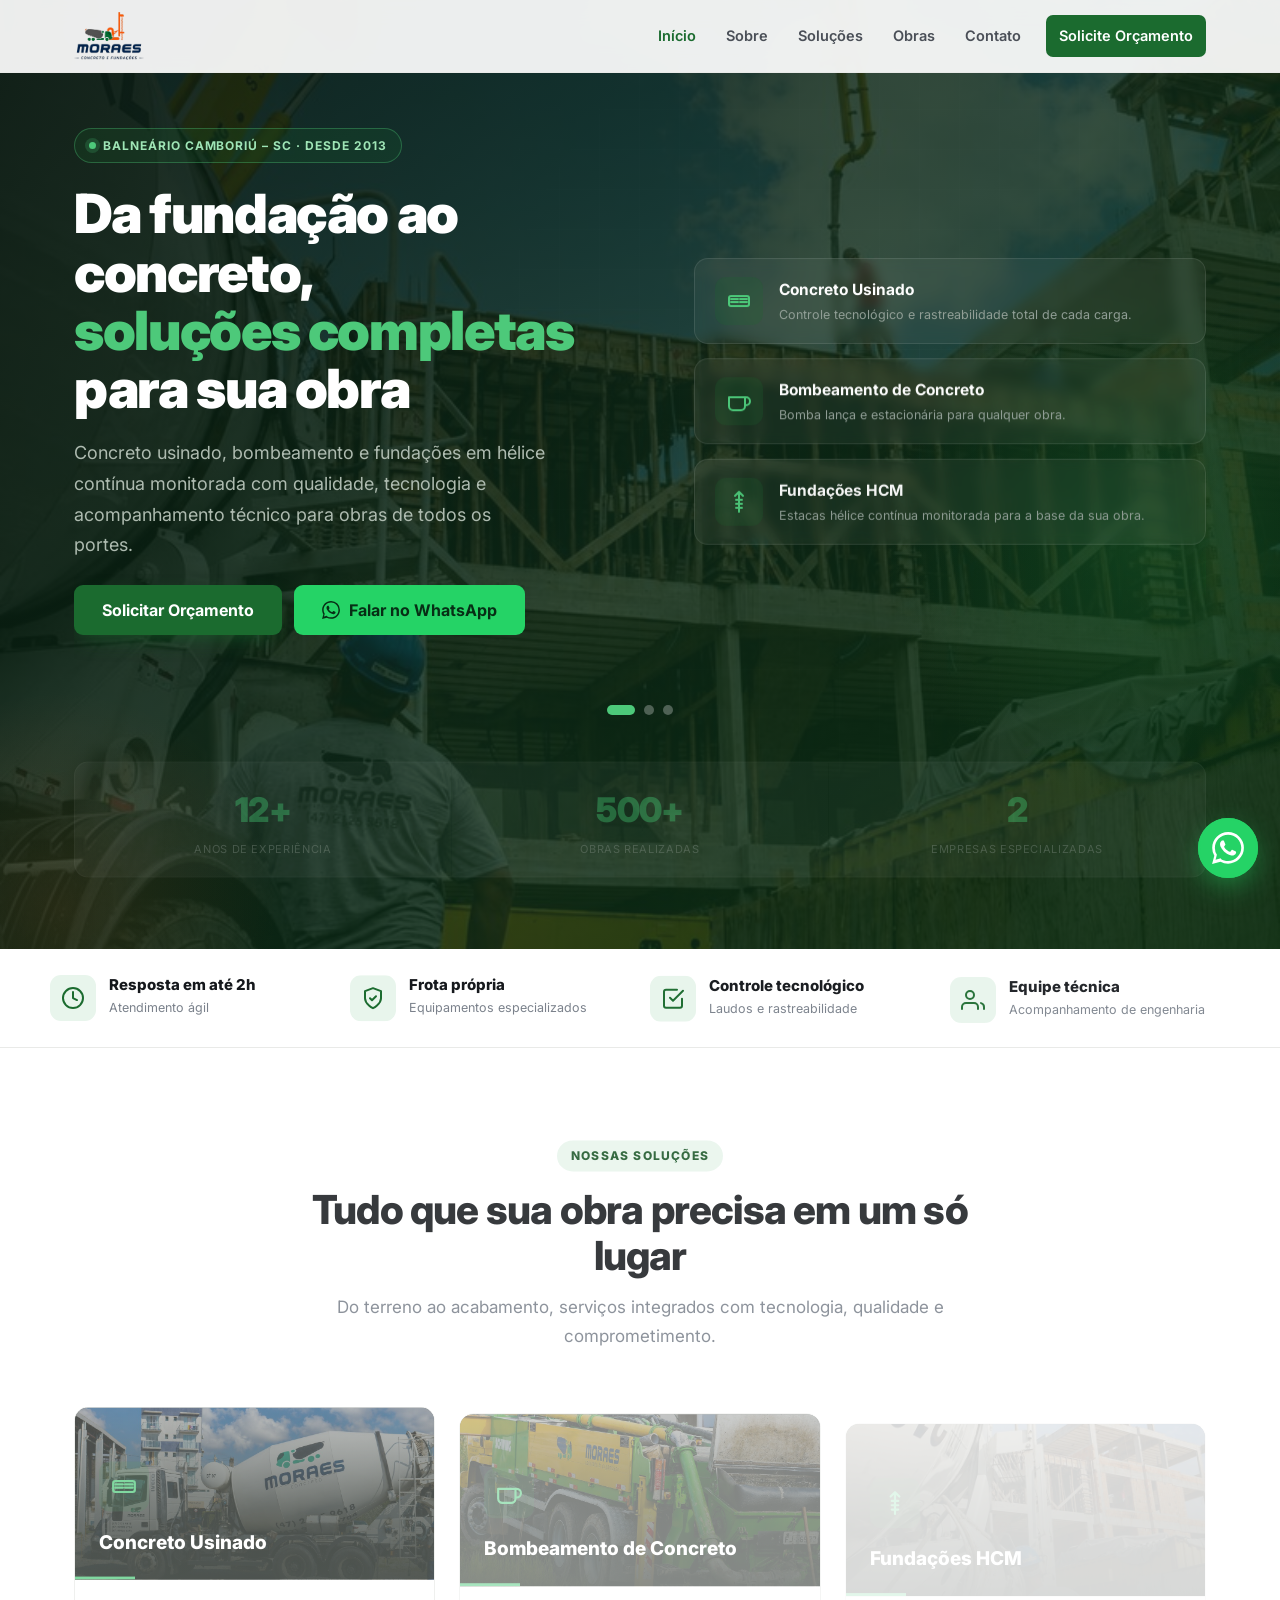
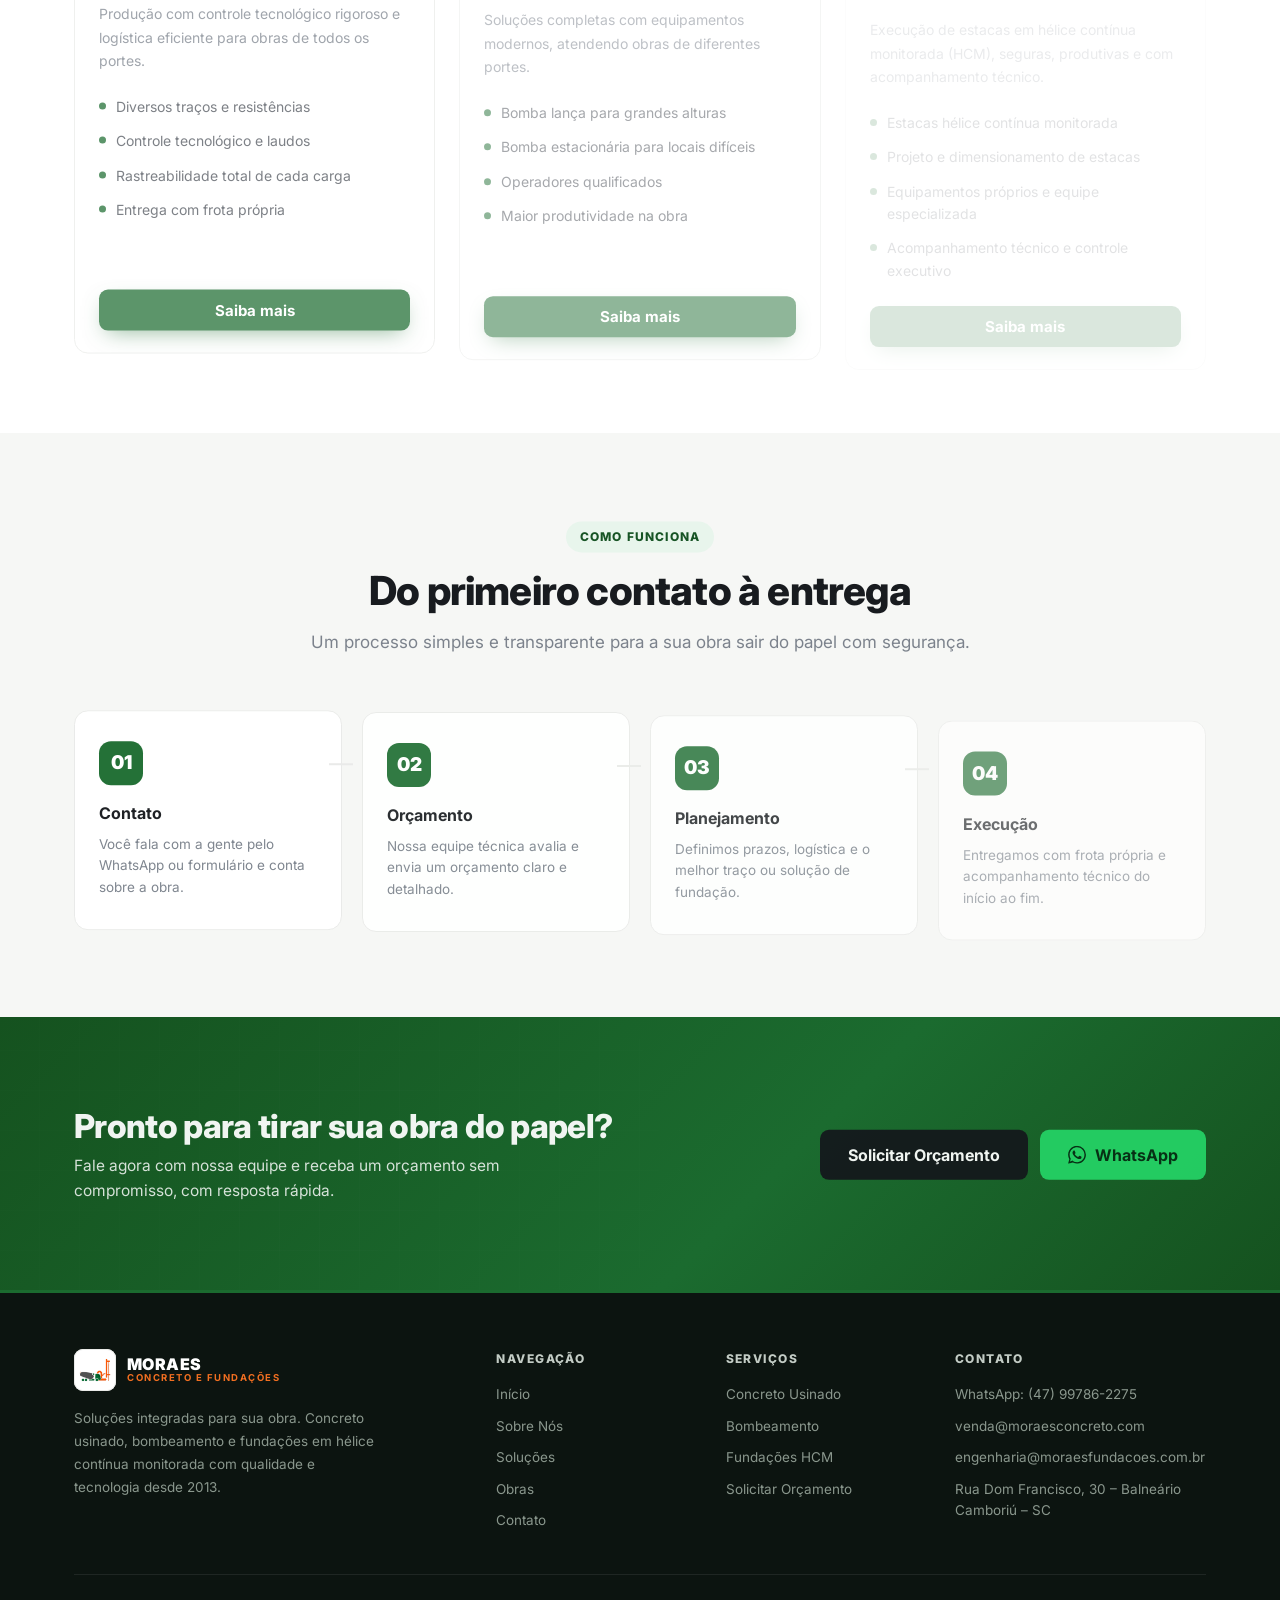
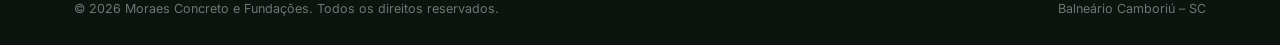
<file: index.html>
<!DOCTYPE html>
<html lang="pt-BR">
<head>
<meta charset="UTF-8"/>
<meta name="viewport" content="width=device-width, initial-scale=1.0"/>
<meta name="theme-color" content="#0d2b18"/>
<link rel="icon" href="favicon.ico" sizes="any"/>
<link rel="icon" type="image/png" sizes="32x32" href="favicon-32.png"/>
<link rel="icon" type="image/png" sizes="16x16" href="favicon-16.png"/>
<link rel="apple-touch-icon" href="apple-touch-icon.png"/>
<title>Moraes Concreto e Fundações | Concreto Usinado, Bombeamento e Fundações HCM — Balneário Camboriú</title>
<meta name="description" content="Desde 2013 em Balneário Camboriú. Concreto usinado, bombeamento e fundações em hélice contínua monitorada (HCM) com tecnologia, qualidade e acompanhamento técnico para obras de todos os portes."/>
<meta name="keywords" content="concreto usinado, bombeamento de concreto, fundações, hélice contínua monitorada, HCM, estacas, Balneário Camboriú, Camboriú, Itajaí, Itapema, Bombinhas, Porto Belo"/>
<meta property="og:title" content="Moraes Concreto e Fundações"/>
<meta property="og:description" content="Da fundação ao concreto, soluções completas para sua obra."/>
<meta property="og:type" content="website"/>
<meta property="og:locale" content="pt_BR"/>
<link rel="preconnect" href="https://fonts.googleapis.com"/>
<link rel="preconnect" href="https://fonts.gstatic.com" crossorigin/>
<link href="https://fonts.googleapis.com/css2?family=Inter:wght@400;500;600;700;800;900&display=swap" rel="stylesheet"/>
<link rel="stylesheet" href="assets/style.css"/>
</head>
<body>

<!-- NAV -->
<header class="nav" id="nav">
  <div class="container nav-inner">
    <a href="index.html" class="logo" aria-label="Moraes Concreto e Fundações">
      <img src="assets/logo.png" alt="Moraes Concreto e Fundações" class="logo-img"/>
    </a>
    <nav class="nav-links" id="navLinks">
      <a href="index.html" class="active">Início</a>
      <a href="sobre.html">Sobre</a>
      <a href="solucoes.html">Soluções</a>
      <a href="obras.html">Obras</a>
      <a href="contato.html">Contato</a>
      <a href="contato.html#orcamento" class="nav-cta">Solicite Orçamento</a>
    </nav>
    <button class="nav-toggle" id="navToggle" aria-label="Abrir menu" aria-expanded="false"><span></span><span></span><span></span></button>
  </div>
</header>

<!-- HERO CARROSSEL -->
<section class="hero" id="topo">
  <div class="hero-grid-overlay"></div>
  <div class="hero-glow"></div>
  <div class="hero-glow two"></div>
  <div class="container">
    <div class="hero-carousel" id="heroCarousel" aria-roledescription="carrossel">
      <div class="hero-viewport">
        <div class="hero-track">

          <!-- Slide 1 — Geral -->
          <div class="hero-slide active" role="group" aria-roledescription="slide" aria-label="1 de 3">
            <div class="hero-col-text">
              <span class="hero-badge">Balneário Camboriú – SC · desde 2013</span>
              <h1>Da fundação ao concreto,<br/><span class="accent">soluções completas</span> para sua obra</h1>
              <p class="hero-p">Concreto usinado, bombeamento e fundações em hélice contínua monitorada com qualidade, tecnologia e acompanhamento técnico para obras de todos os portes.</p>
              <div class="hero-btns">
                <a href="contato.html#orcamento" class="btn btn-primary btn-lg">Solicitar Orçamento</a>
                <a class="btn btn-wa btn-lg" data-wa="Olá! Vim pelo site e gostaria de mais informações sobre os serviços da Moraes.">
                  <svg viewBox="0 0 24 24" fill="currentColor"><path d="M.057 24l1.687-6.163a11.867 11.867 0 01-1.587-5.946C.16 5.335 5.495 0 12.05 0a11.817 11.817 0 018.413 3.488 11.824 11.824 0 013.48 8.414c-.003 6.557-5.338 11.892-11.893 11.892a11.9 11.9 0 01-5.688-1.448L.057 24zm6.597-3.807c1.676.995 3.276 1.591 5.392 1.592 5.448 0 9.886-4.434 9.889-9.885.002-5.462-4.415-9.89-9.881-9.892-5.452 0-9.887 4.434-9.889 9.884a9.86 9.86 0 001.51 5.26l-.999 3.648 3.978-1.039zm11.387-5.464c-.074-.124-.272-.198-.57-.347-.297-.149-1.758-.868-2.031-.967-.272-.099-.47-.149-.669.149-.198.297-.768.967-.941 1.165-.173.198-.347.223-.644.074-.297-.149-1.255-.462-2.39-1.475-.883-.788-1.48-1.761-1.653-2.059-.173-.297-.018-.458.13-.606.134-.133.298-.347.446-.521.151-.172.2-.296.3-.495.099-.198.05-.372-.025-.521-.075-.148-.669-1.611-.916-2.206-.242-.579-.487-.501-.669-.51l-.57-.01c-.198 0-.52.074-.792.372s-1.04 1.016-1.04 2.479 1.065 2.876 1.213 3.074c.149.198 2.095 3.2 5.076 4.487.709.306 1.263.489 1.694.626.712.226 1.36.194 1.872.118.571-.085 1.758-.719 2.006-1.413.248-.695.248-1.29.173-1.414z"/></svg>
                  Falar no WhatsApp
                </a>
              </div>
            </div>
            <div class="hero-cards">
              <div class="hero-card"><span class="hero-card-ico"><svg viewBox="0 0 24 24" fill="none" stroke-width="2" stroke-linecap="round" stroke-linejoin="round"><path d="M20 7H4a2 2 0 0 0-2 2v6a2 2 0 0 0 2 2h16a2 2 0 0 0 2-2V9a2 2 0 0 0-2-2z"/><path d="M4 10h7M4 13h7M13 10h7M13 13h7"/></svg></span><div><h4>Concreto Usinado</h4><p>Controle tecnológico e rastreabilidade total de cada carga.</p></div></div>
              <div class="hero-card"><span class="hero-card-ico"><svg viewBox="0 0 24 24" fill="none" stroke-width="2" stroke-linecap="round" stroke-linejoin="round"><path d="M18 8h1a4 4 0 0 1 0 8h-1M2 8h16v9a4 4 0 0 1-4 4H6a4 4 0 0 1-4-4V8z"/></svg></span><div><h4>Bombeamento de Concreto</h4><p>Bomba lança e estacionária para qualquer obra.</p></div></div>
              <div class="hero-card"><span class="hero-card-ico"><svg viewBox="0 0 24 24" fill="none" stroke-width="2" stroke-linecap="round" stroke-linejoin="round"><path d="M12 2v20M8 6l4-4 4 4M9 10h6M9 14h6M9 18h6"/></svg></span><div><h4>Fundações HCM</h4><p>Estacas hélice contínua monitorada para a base da sua obra.</p></div></div>
            </div>
          </div>

          <!-- Slide 2 — Concreto -->
          <div class="hero-slide" role="group" aria-roledescription="slide" aria-label="2 de 3">
            <div class="hero-col-text">
              <span class="hero-badge">Concreto Usinado</span>
              <h1>Concreto com <span class="accent">controle tecnológico</span> e entrega pontual</h1>
              <p class="hero-p">Diversos traços e resistências, rastreabilidade total de cada carga e entrega com frota própria para obras de todos os portes.</p>
              <div class="hero-btns">
                <a href="solucoes.html#concreto" class="btn btn-primary btn-lg">Ver concreto</a>
                <a class="btn btn-wa btn-lg" data-wa="Olá! Quero um orçamento de concreto usinado.">
                  <svg viewBox="0 0 24 24" fill="currentColor"><path d="M.057 24l1.687-6.163a11.867 11.867 0 01-1.587-5.946C.16 5.335 5.495 0 12.05 0a11.817 11.817 0 018.413 3.488 11.824 11.824 0 013.48 8.414c-.003 6.557-5.338 11.892-11.893 11.892a11.9 11.9 0 01-5.688-1.448L.057 24zm6.597-3.807c1.676.995 3.276 1.591 5.392 1.592 5.448 0 9.886-4.434 9.889-9.885.002-5.462-4.415-9.89-9.881-9.892-5.452 0-9.887 4.434-9.889 9.884a9.86 9.86 0 001.51 5.26l-.999 3.648 3.978-1.039zm11.387-5.464c-.074-.124-.272-.198-.57-.347-.297-.149-1.758-.868-2.031-.967-.272-.099-.47-.149-.669.149-.198.297-.768.967-.941 1.165-.173.198-.347.223-.644.074-.297-.149-1.255-.462-2.39-1.475-.883-.788-1.48-1.761-1.653-2.059-.173-.297-.018-.458.13-.606.134-.133.298-.347.446-.521.151-.172.2-.296.3-.495.099-.198.05-.372-.025-.521-.075-.148-.669-1.611-.916-2.206-.242-.579-.487-.501-.669-.51l-.57-.01c-.198 0-.52.074-.792.372s-1.04 1.016-1.04 2.479 1.065 2.876 1.213 3.074c.149.198 2.095 3.2 5.076 4.487.709.306 1.263.489 1.694.626.712.226 1.36.194 1.872.118.571-.085 1.758-.719 2.006-1.413.248-.695.248-1.29.173-1.414z"/></svg>
                  Orçar concreto
                </a>
              </div>
            </div>
            <div class="hero-cards">
              <div class="hero-card"><span class="hero-card-ico"><svg viewBox="0 0 24 24" fill="none" stroke-width="2" stroke-linecap="round" stroke-linejoin="round"><path d="M20 7H4a2 2 0 0 0-2 2v6a2 2 0 0 0 2 2h16a2 2 0 0 0 2-2V9a2 2 0 0 0-2-2z"/><path d="M4 10h7M4 13h7M13 10h7M13 13h7"/></svg></span><div><h4>Diversos traços</h4><p>Resistências para cada etapa e tipo de obra.</p></div></div>
              <div class="hero-card"><span class="hero-card-ico"><svg viewBox="0 0 24 24" fill="none" stroke-width="2" stroke-linecap="round" stroke-linejoin="round"><path d="M9 11l3 3L22 4"/><path d="M21 12v7a2 2 0 0 1-2 2H5a2 2 0 0 1-2-2V5a2 2 0 0 1 2-2h11"/></svg></span><div><h4>Laudos e rastreabilidade</h4><p>Controle tecnológico em cada carga entregue.</p></div></div>
              <div class="hero-card"><span class="hero-card-ico"><svg viewBox="0 0 24 24" fill="none" stroke-width="2" stroke-linecap="round" stroke-linejoin="round"><rect x="1" y="3" width="15" height="13"/><path d="M16 8h4l3 3v5h-7V8z"/><circle cx="5.5" cy="18.5" r="2.5"/><circle cx="18.5" cy="18.5" r="2.5"/></svg></span><div><h4>Frota própria</h4><p>Entrega pontual e maior agilidade na obra.</p></div></div>
            </div>
          </div>

          <!-- Slide 3 — Fundações -->
          <div class="hero-slide" role="group" aria-roledescription="slide" aria-label="3 de 3">
            <div class="hero-col-text">
              <span class="hero-badge">Fundações HCM</span>
              <h1>Fundações em <span class="accent">hélice contínua monitorada</span></h1>
              <p class="hero-p">Estacas HCM seguras e produtivas, com equipamentos próprios, equipe especializada e acompanhamento técnico. Atendimento em toda a Região Sul.</p>
              <div class="hero-btns">
                <a href="solucoes.html#fundacoes" class="btn btn-primary btn-lg">Ver fundações</a>
                <a class="btn btn-wa btn-lg" data-wa="Olá! Quero falar sobre fundações em hélice contínua monitorada (HCM).">
                  <svg viewBox="0 0 24 24" fill="currentColor"><path d="M.057 24l1.687-6.163a11.867 11.867 0 01-1.587-5.946C.16 5.335 5.495 0 12.05 0a11.817 11.817 0 018.413 3.488 11.824 11.824 0 013.48 8.414c-.003 6.557-5.338 11.892-11.893 11.892a11.9 11.9 0 01-5.688-1.448L.057 24zm6.597-3.807c1.676.995 3.276 1.591 5.392 1.592 5.448 0 9.886-4.434 9.889-9.885.002-5.462-4.415-9.89-9.881-9.892-5.452 0-9.887 4.434-9.889 9.884a9.86 9.86 0 001.51 5.26l-.999 3.648 3.978-1.039zm11.387-5.464c-.074-.124-.272-.198-.57-.347-.297-.149-1.758-.868-2.031-.967-.272-.099-.47-.149-.669.149-.198.297-.768.967-.941 1.165-.173.198-.347.223-.644.074-.297-.149-1.255-.462-2.39-1.475-.883-.788-1.48-1.761-1.653-2.059-.173-.297-.018-.458.13-.606.134-.133.298-.347.446-.521.151-.172.2-.296.3-.495.099-.198.05-.372-.025-.521-.075-.148-.669-1.611-.916-2.206-.242-.579-.487-.501-.669-.51l-.57-.01c-.198 0-.52.074-.792.372s-1.04 1.016-1.04 2.479 1.065 2.876 1.213 3.074c.149.198 2.095 3.2 5.076 4.487.709.306 1.263.489 1.694.626.712.226 1.36.194 1.872.118.571-.085 1.758-.719 2.006-1.413.248-.695.248-1.29.173-1.414z"/></svg>
                  Falar sobre fundações
                </a>
              </div>
            </div>
            <div class="hero-cards">
              <div class="hero-card"><span class="hero-card-ico"><svg viewBox="0 0 24 24" fill="none" stroke-width="2" stroke-linecap="round" stroke-linejoin="round"><path d="M12 2v20M8 6l4-4 4 4M9 10h6M9 14h6M9 18h6"/></svg></span><div><h4>Estacas monitoradas</h4><p>Perfuração com monitoramento em tempo real.</p></div></div>
              <div class="hero-card"><span class="hero-card-ico"><svg viewBox="0 0 24 24" fill="none" stroke-width="2" stroke-linecap="round" stroke-linejoin="round"><path d="M9 11l3 3L22 4"/><path d="M21 12v7a2 2 0 0 1-2 2H5a2 2 0 0 1-2-2V5a2 2 0 0 1 2-2h11"/></svg></span><div><h4>Projeto e dimensionamento</h4><p>Estacas calculadas para a sua obra.</p></div></div>
              <div class="hero-card"><span class="hero-card-ico"><svg viewBox="0 0 24 24" fill="none" stroke-width="2" stroke-linecap="round" stroke-linejoin="round"><path d="M17 21v-2a4 4 0 0 0-4-4H5a4 4 0 0 0-4 4v2"/><circle cx="9" cy="7" r="4"/><path d="M23 21v-2a4 4 0 0 0-3-3.87"/></svg></span><div><h4>Equipe especializada</h4><p>Equipamentos próprios e acompanhamento técnico.</p></div></div>
            </div>
          </div>

        </div>
      </div>
      <div class="hero-dots" id="heroDots" role="tablist" aria-label="Selecionar slide"></div>
    </div>

    <div class="hero-stats hero-stats-full">
      <div class="stat-cell"><div class="stat-num">12+</div><div class="stat-lbl">Anos de experiência</div></div>
      <div class="stat-cell"><div class="stat-num">500+</div><div class="stat-lbl">Obras realizadas</div></div>
      <div class="stat-cell"><div class="stat-num">2</div><div class="stat-lbl">Empresas especializadas</div></div>
    </div>
  </div>
</section>

<!-- TRUST BAR -->
<section class="trust-bar">
  <div class="container trust-inner">
    <div class="trust-item reveal"><span class="trust-ico"><svg viewBox="0 0 24 24" fill="none" stroke-width="2" stroke-linecap="round" stroke-linejoin="round"><circle cx="12" cy="12" r="10"/><polyline points="12 6 12 12 16 14"/></svg></span><div><strong>Resposta em até 2h</strong><span>Atendimento ágil</span></div></div>
    <div class="trust-item reveal d1"><span class="trust-ico"><svg viewBox="0 0 24 24" fill="none" stroke-width="2" stroke-linecap="round" stroke-linejoin="round"><path d="M12 22s8-4 8-10V5l-8-3-8 3v7c0 6 8 10 8 10z"/><path d="M9 12l2 2 4-4"/></svg></span><div><strong>Frota própria</strong><span>Equipamentos especializados</span></div></div>
    <div class="trust-item reveal d2"><span class="trust-ico"><svg viewBox="0 0 24 24" fill="none" stroke-width="2" stroke-linecap="round" stroke-linejoin="round"><path d="M9 11l3 3L22 4"/><path d="M21 12v7a2 2 0 0 1-2 2H5a2 2 0 0 1-2-2V5a2 2 0 0 1 2-2h11"/></svg></span><div><strong>Controle tecnológico</strong><span>Laudos e rastreabilidade</span></div></div>
    <div class="trust-item reveal d3"><span class="trust-ico"><svg viewBox="0 0 24 24" fill="none" stroke-width="2" stroke-linecap="round" stroke-linejoin="round"><path d="M17 21v-2a4 4 0 0 0-4-4H5a4 4 0 0 0-4 4v2"/><circle cx="9" cy="7" r="4"/><path d="M23 21v-2a4 4 0 0 0-3-3.87"/></svg></span><div><strong>Equipe técnica</strong><span>Acompanhamento de engenharia</span></div></div>
  </div>
</section>

<!-- SOLUÇÕES (resumo) -->
<section class="section" id="solucoes">
  <div class="container">
    <div class="sec-head reveal">
      <span class="tag-pill">Nossas soluções</span>
      <h2 class="sec-title">Tudo que sua obra precisa em um só lugar</h2>
      <p class="sec-sub">Do terreno ao acabamento, serviços integrados com tecnologia, qualidade e comprometimento.</p>
    </div>
    <div class="sol-grid">
      <article class="sol-card reveal">
        <div class="sol-head"><img src="assets/img/concreto.jpg" alt="Betoneira da Moraes Concreto" class="sol-head-img" loading="lazy"/><div class="sol-ico"><svg viewBox="0 0 24 24" fill="none" stroke-width="2" stroke-linecap="round" stroke-linejoin="round"><path d="M20 7H4a2 2 0 0 0-2 2v6a2 2 0 0 0 2 2h16a2 2 0 0 0 2-2V9a2 2 0 0 0-2-2z"/><path d="M4 10h7M4 13h7M13 10h7M13 13h7"/></svg></div><h3>Concreto Usinado</h3></div>
        <div class="sol-body"><p>Produção com controle tecnológico rigoroso e logística eficiente para obras de todos os portes.</p>
          <ul class="feat-list"><li>Diversos traços e resistências</li><li>Controle tecnológico e laudos</li><li>Rastreabilidade total de cada carga</li><li>Entrega com frota própria</li></ul>
          <div class="sol-cta"><a href="solucoes.html#concreto" class="btn btn-primary btn-block">Saiba mais</a></div>
        </div>
      </article>
      <article class="sol-card reveal d1">
        <div class="sol-head"><img src="assets/img/bombeamento.jpg" alt="Bomba de concreto da Moraes" class="sol-head-img" loading="lazy"/><div class="sol-ico"><svg viewBox="0 0 24 24" fill="none" stroke-width="2" stroke-linecap="round" stroke-linejoin="round"><path d="M18 8h1a4 4 0 0 1 0 8h-1M2 8h16v9a4 4 0 0 1-4 4H6a4 4 0 0 1-4-4V8z"/></svg></div><h3>Bombeamento de Concreto</h3></div>
        <div class="sol-body"><p>Soluções completas com equipamentos modernos, atendendo obras de diferentes portes.</p>
          <ul class="feat-list"><li>Bomba lança para grandes alturas</li><li>Bomba estacionária para locais difíceis</li><li>Operadores qualificados</li><li>Maior produtividade na obra</li></ul>
          <div class="sol-cta"><a href="solucoes.html#bombeamento" class="btn btn-primary btn-block">Saiba mais</a></div>
        </div>
      </article>
      <article class="sol-card reveal d2">
        <div class="sol-head"><img src="assets/img/fundacoes.jpg" alt="Estrutura de obra da Moraes" class="sol-head-img" loading="lazy"/><div class="sol-ico"><svg viewBox="0 0 24 24" fill="none" stroke-width="2" stroke-linecap="round" stroke-linejoin="round"><path d="M12 2v20M8 6l4-4 4 4M9 10h6M9 14h6M9 18h6"/></svg></div><h3>Fundações HCM</h3></div>
        <div class="sol-body"><p>Execução de estacas em hélice contínua monitorada (HCM), seguras, produtivas e com acompanhamento técnico.</p>
          <ul class="feat-list"><li>Estacas hélice contínua monitorada</li><li>Projeto e dimensionamento de estacas</li><li>Equipamentos próprios e equipe especializada</li><li>Acompanhamento técnico e controle executivo</li></ul>
          <div class="sol-cta"><a href="solucoes.html#fundacoes" class="btn btn-primary btn-block">Saiba mais</a></div>
        </div>
      </article>
    </div>
  </div>
</section>

<!-- COMO FUNCIONA -->
<section class="section steps" id="como-funciona">
  <div class="container">
    <div class="sec-head reveal">
      <span class="tag-pill">Como funciona</span>
      <h2 class="sec-title">Do primeiro contato à entrega</h2>
      <p class="sec-sub">Um processo simples e transparente para a sua obra sair do papel com segurança.</p>
    </div>
    <div class="steps-grid">
      <div class="step reveal"><div class="step-num"></div><h4>Contato</h4><p>Você fala com a gente pelo WhatsApp ou formulário e conta sobre a obra.</p></div>
      <div class="step reveal d1"><div class="step-num"></div><h4>Orçamento</h4><p>Nossa equipe técnica avalia e envia um orçamento claro e detalhado.</p></div>
      <div class="step reveal d2"><div class="step-num"></div><h4>Planejamento</h4><p>Definimos prazos, logística e o melhor traço ou solução de fundação.</p></div>
      <div class="step reveal d3"><div class="step-num"></div><h4>Execução</h4><p>Entregamos com frota própria e acompanhamento técnico do início ao fim.</p></div>
    </div>
  </div>
</section>

<!-- CTA BAND -->
<section class="section cta-band">
  <div class="container cta-band-inner reveal">
    <div>
      <h2>Pronto para tirar sua obra do papel?</h2>
      <p>Fale agora com nossa equipe e receba um orçamento sem compromisso, com resposta rápida.</p>
    </div>
    <div class="cta-band-btns">
      <a href="contato.html#orcamento" class="btn btn-dark btn-lg">Solicitar Orçamento</a>
      <a class="btn btn-wa btn-lg" data-wa="Olá! Quero solicitar um orçamento com a Moraes.">
        <svg viewBox="0 0 24 24" fill="currentColor"><path d="M.057 24l1.687-6.163a11.867 11.867 0 01-1.587-5.946C.16 5.335 5.495 0 12.05 0a11.817 11.817 0 018.413 3.488 11.824 11.824 0 013.48 8.414c-.003 6.557-5.338 11.892-11.893 11.892a11.9 11.9 0 01-5.688-1.448L.057 24zm6.597-3.807c1.676.995 3.276 1.591 5.392 1.592 5.448 0 9.886-4.434 9.889-9.885.002-5.462-4.415-9.89-9.881-9.892-5.452 0-9.887 4.434-9.889 9.884a9.86 9.86 0 001.51 5.26l-.999 3.648 3.978-1.039zm11.387-5.464c-.074-.124-.272-.198-.57-.347-.297-.149-1.758-.868-2.031-.967-.272-.099-.47-.149-.669.149-.198.297-.768.967-.941 1.165-.173.198-.347.223-.644.074-.297-.149-1.255-.462-2.39-1.475-.883-.788-1.48-1.761-1.653-2.059-.173-.297-.018-.458.13-.606.134-.133.298-.347.446-.521.151-.172.2-.296.3-.495.099-.198.05-.372-.025-.521-.075-.148-.669-1.611-.916-2.206-.242-.579-.487-.501-.669-.51l-.57-.01c-.198 0-.52.074-.792.372s-1.04 1.016-1.04 2.479 1.065 2.876 1.213 3.074c.149.198 2.095 3.2 5.076 4.487.709.306 1.263.489 1.694.626.712.226 1.36.194 1.872.118.571-.085 1.758-.719 2.006-1.413.248-.695.248-1.29.173-1.414z"/></svg>
        WhatsApp
      </a>
    </div>
  </div>
</section>

<!-- FOOTER -->
<div data-include="footer"></div>

<!-- Floating WhatsApp -->
<a class="wa-float" data-wa="Olá! Vim pelo site e gostaria de mais informações." aria-label="Falar no WhatsApp">
  <svg viewBox="0 0 24 24"><path d="M.057 24l1.687-6.163a11.867 11.867 0 01-1.587-5.946C.16 5.335 5.495 0 12.05 0a11.817 11.817 0 018.413 3.488 11.824 11.824 0 013.48 8.414c-.003 6.557-5.338 11.892-11.893 11.892a11.9 11.9 0 01-5.688-1.448L.057 24zm6.597-3.807c1.676.995 3.276 1.591 5.392 1.592 5.448 0 9.886-4.434 9.889-9.885.002-5.462-4.415-9.89-9.881-9.892-5.452 0-9.887 4.434-9.889 9.884a9.86 9.86 0 001.51 5.26l-.999 3.648 3.978-1.039zm11.387-5.464c-.074-.124-.272-.198-.57-.347-.297-.149-1.758-.868-2.031-.967-.272-.099-.47-.149-.669.149-.198.297-.768.967-.941 1.165-.173.198-.347.223-.644.074-.297-.149-1.255-.462-2.39-1.475-.883-.788-1.48-1.761-1.653-2.059-.173-.297-.018-.458.13-.606.134-.133.298-.347.446-.521.151-.172.2-.296.3-.495.099-.198.05-.372-.025-.521-.075-.148-.669-1.611-.916-2.206-.242-.579-.487-.501-.669-.51l-.57-.01c-.198 0-.52.074-.792.372s-1.04 1.016-1.04 2.479 1.065 2.876 1.213 3.074c.149.198 2.095 3.2 5.076 4.487.709.306 1.263.489 1.694.626.712.226 1.36.194 1.872.118.571-.085 1.758-.719 2.006-1.413.248-.695.248-1.29.173-1.414z"/></svg>
</a>

<!-- Sticky mobile CTA -->
<div class="mobcta">
  <a href="tel:+5547997862275" class="m-call"><svg viewBox="0 0 24 24" fill="none" stroke-width="2" stroke-linecap="round" stroke-linejoin="round"><path d="M22 16.92v3a2 2 0 0 1-2.18 2 19.79 19.79 0 0 1-8.63-3.07 19.5 19.5 0 0 1-6-6 19.79 19.79 0 0 1-3.07-8.67A2 2 0 0 1 4.11 2h3a2 2 0 0 1 2 1.72c.13.96.36 1.9.7 2.81a2 2 0 0 1-.45 2.11L8.09 9.91a16 16 0 0 0 6 6l1.27-1.27a2 2 0 0 1 2.11-.45c.91.34 1.85.57 2.81.7A2 2 0 0 1 22 16.92z"/></svg>Ligar</a>
  <a class="m-wa" data-wa="Olá! Vim pelo site da Moraes."><svg viewBox="0 0 24 24"><path d="M.057 24l1.687-6.163a11.867 11.867 0 01-1.587-5.946C.16 5.335 5.495 0 12.05 0a11.817 11.817 0 018.413 3.488 11.824 11.824 0 013.48 8.414c-.003 6.557-5.338 11.892-11.893 11.892a11.9 11.9 0 01-5.688-1.448L.057 24zm6.597-3.807c1.676.995 3.276 1.591 5.392 1.592 5.448 0 9.886-4.434 9.889-9.885.002-5.462-4.415-9.89-9.881-9.892-5.452 0-9.887 4.434-9.889 9.884a9.86 9.86 0 001.51 5.26l-.999 3.648 3.978-1.039zm11.387-5.464c-.074-.124-.272-.198-.57-.347-.297-.149-1.758-.868-2.031-.967-.272-.099-.47-.149-.669.149-.198.297-.768.967-.941 1.165-.173.198-.347.223-.644.074-.297-.149-1.255-.462-2.39-1.475-.883-.788-1.48-1.761-1.653-2.059-.173-.297-.018-.458.13-.606.134-.133.298-.347.446-.521.151-.172.2-.296.3-.495.099-.198.05-.372-.025-.521-.075-.148-.669-1.611-.916-2.206-.242-.579-.487-.501-.669-.51l-.57-.01c-.198 0-.52.074-.792.372s-1.04 1.016-1.04 2.479 1.065 2.876 1.213 3.074c.149.198 2.095 3.2 5.076 4.487.709.306 1.263.489 1.694.626.712.226 1.36.194 1.872.118.571-.085 1.758-.719 2.006-1.413.248-.695.248-1.29.173-1.414z"/></svg>WhatsApp</a>
</div>

<script src="assets/vendor/gsap.min.js"></script>
<script src="assets/vendor/ScrollTrigger.min.js"></script>
<script src="assets/footer.js"></script>
<script src="assets/main.js"></script>
<script src="assets/anim.js"></script>
</body>
</html>
</file>
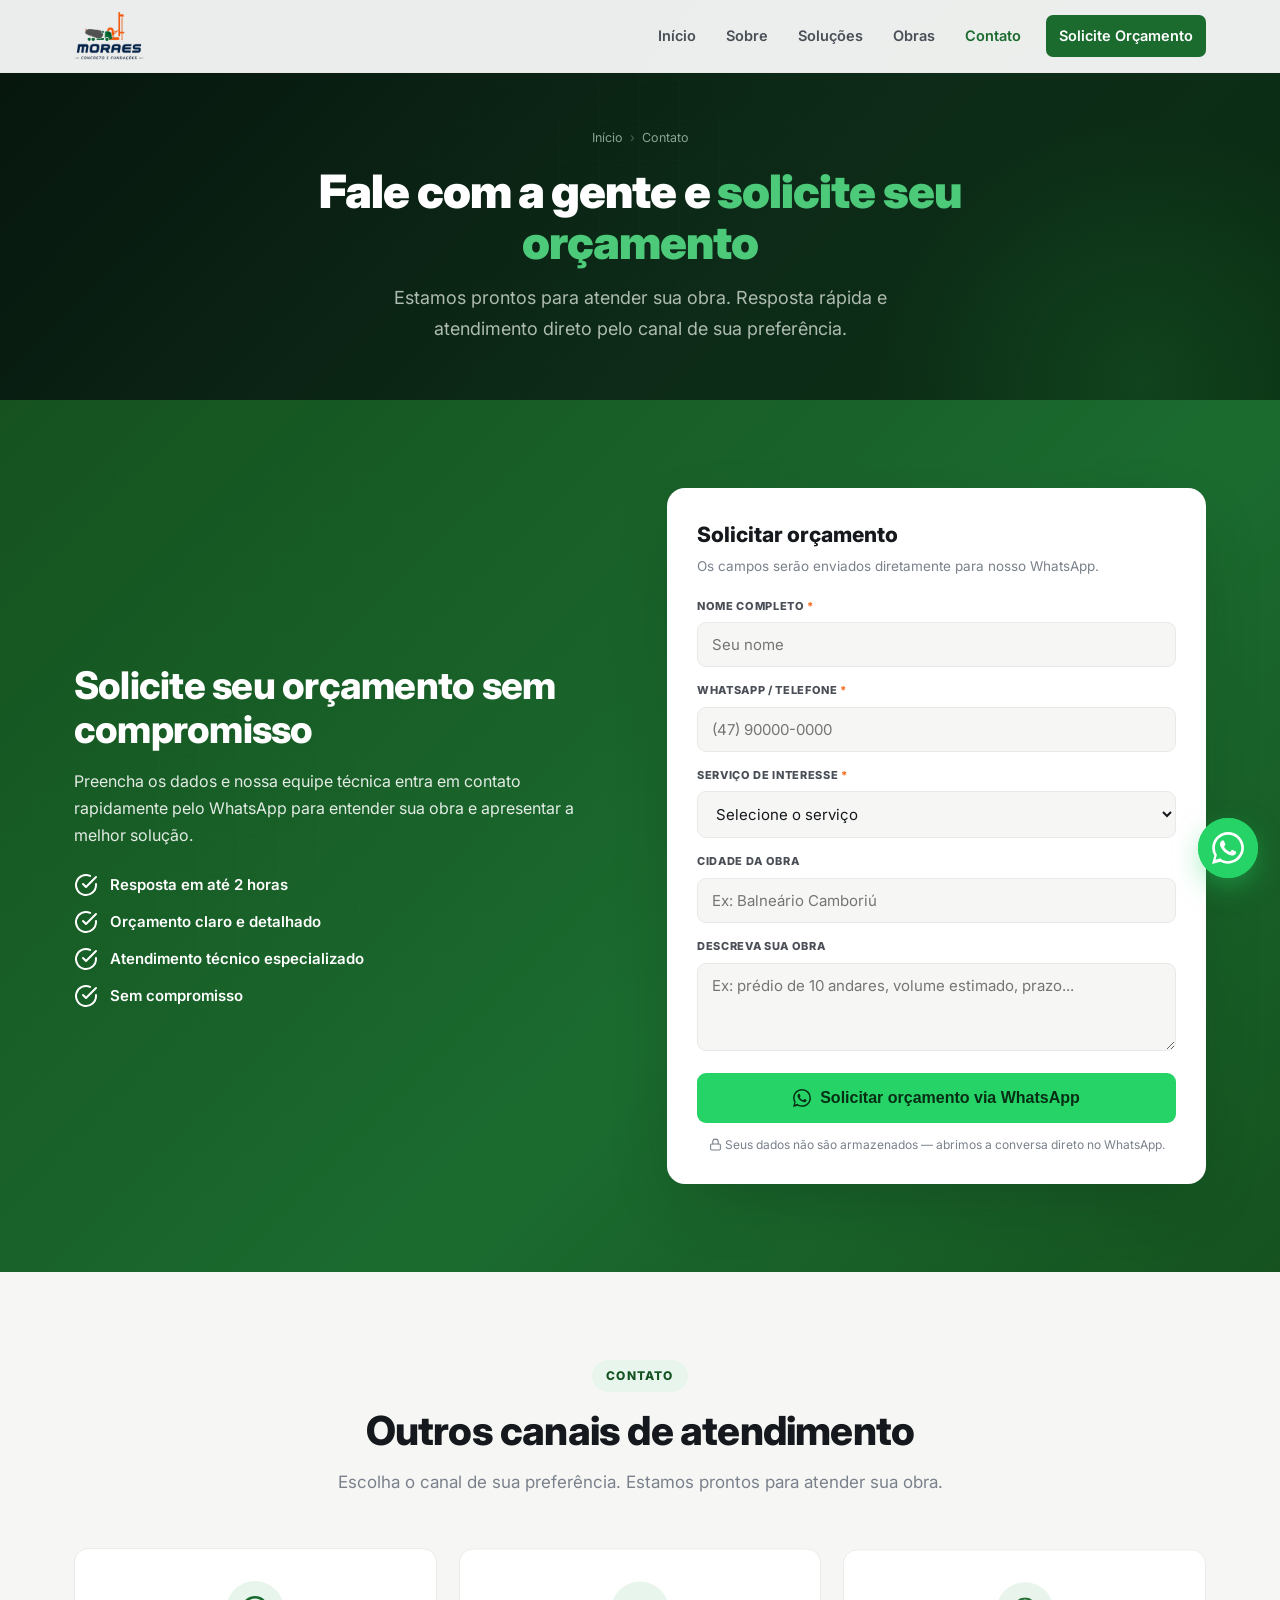
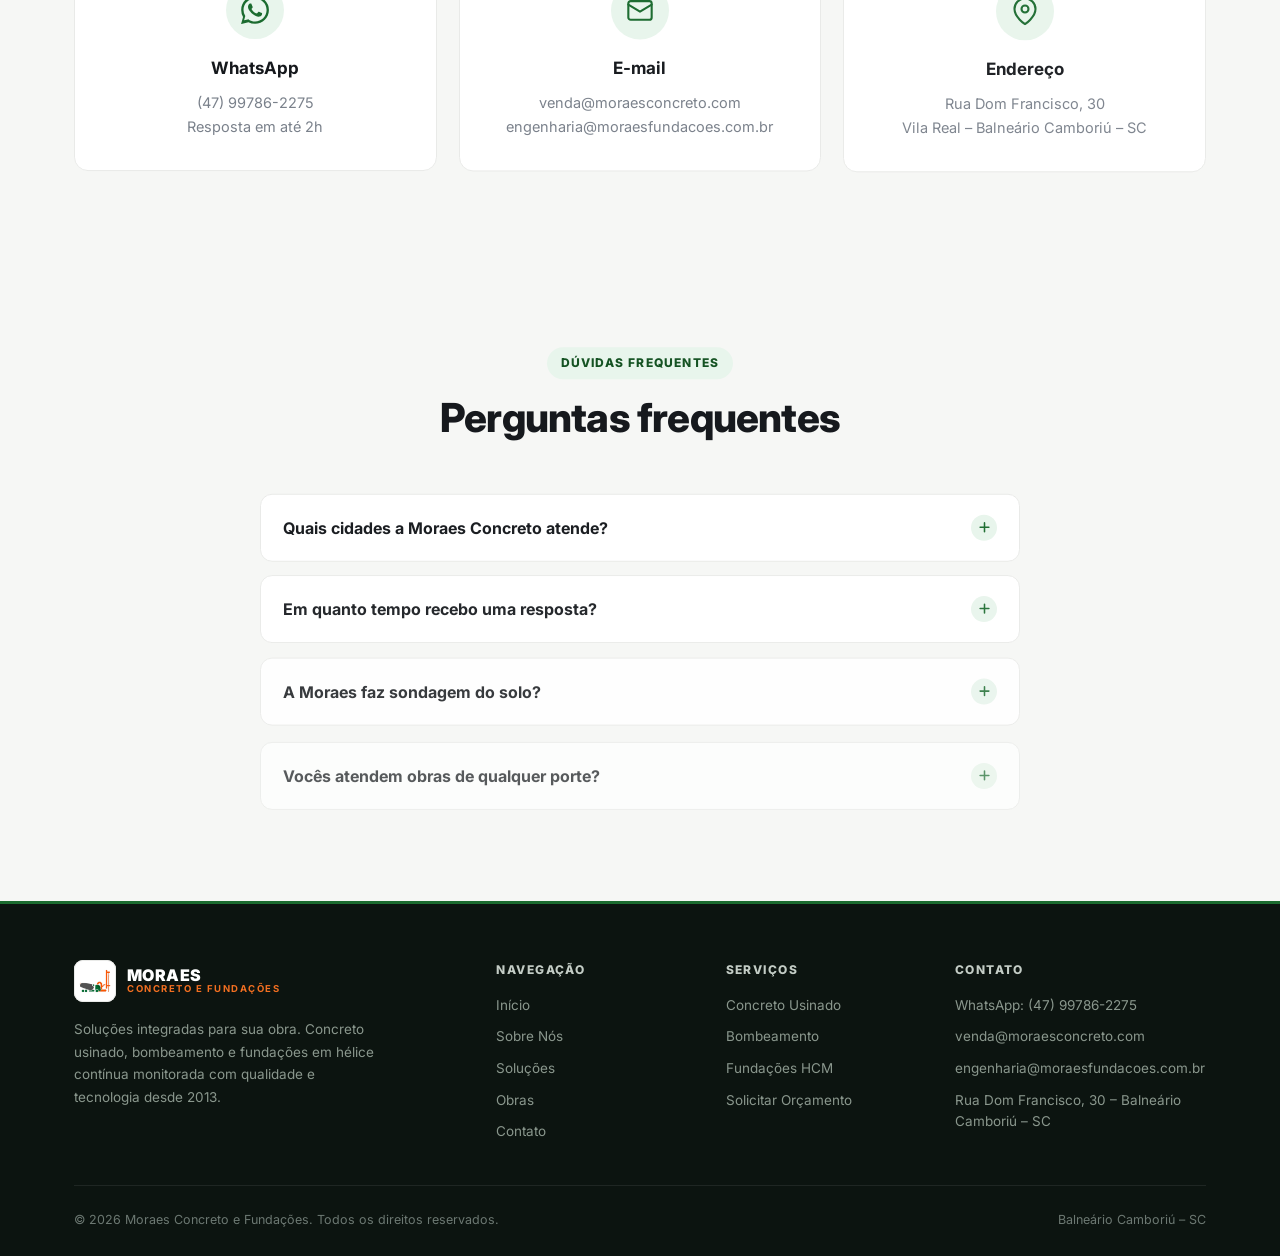
<file: contato.html>
<!DOCTYPE html>
<html lang="pt-BR">
<head>
<meta charset="UTF-8"/>
<meta name="viewport" content="width=device-width, initial-scale=1.0"/>
<meta name="theme-color" content="#0d2b18"/>
<link rel="icon" href="favicon.ico" sizes="any"/>
<link rel="icon" type="image/png" sizes="32x32" href="favicon-32.png"/>
<link rel="apple-touch-icon" href="apple-touch-icon.png"/>
<title>Contato e Orçamento | Moraes Concreto e Fundações</title>
<meta name="description" content="Solicite seu orçamento sem compromisso. Fale com a Moraes Concreto e Fundações pelo WhatsApp, e-mail ou formulário. Resposta em até 2 horas."/>
<link rel="preconnect" href="https://fonts.googleapis.com"/>
<link rel="preconnect" href="https://fonts.gstatic.com" crossorigin/>
<link href="https://fonts.googleapis.com/css2?family=Inter:wght@400;500;600;700;800;900&display=swap" rel="stylesheet"/>
<link rel="stylesheet" href="assets/style.css"/>
</head>
<body>

<header class="nav" id="nav">
  <div class="container nav-inner">
    <a href="index.html" class="logo" aria-label="Moraes Concreto e Fundações">
      <img src="assets/logo.png" alt="Moraes Concreto e Fundações" class="logo-img"/>
    </a>
    <nav class="nav-links" id="navLinks">
      <a href="index.html">Início</a>
      <a href="sobre.html">Sobre</a>
      <a href="solucoes.html">Soluções</a>
      <a href="obras.html">Obras</a>
      <a href="contato.html" class="active">Contato</a>
      <a href="contato.html#orcamento" class="nav-cta">Solicite Orçamento</a>
    </nav>
    <button class="nav-toggle" id="navToggle" aria-label="Abrir menu" aria-expanded="false"><span></span><span></span><span></span></button>
  </div>
</header>

<section class="page-hero">
  <div class="hero-grid-overlay"></div>
  <div class="hero-glow"></div>
  <div class="container page-hero-inner">
    <div class="crumb"><a href="index.html">Início</a><span>›</span>Contato</div>
    <h1>Fale com a gente e <span class="accent">solicite seu orçamento</span></h1>
    <p>Estamos prontos para atender sua obra. Resposta rápida e atendimento direto pelo canal de sua preferência.</p>
  </div>
</section>

<!-- ORÇAMENTO -->
<section class="section orc" id="orcamento">
  <div class="container orc-inner">
    <div class="orc-text reveal">
      <h2 class="orc-h2">Solicite seu orçamento sem compromisso</h2>
      <p>Preencha os dados e nossa equipe técnica entra em contato rapidamente pelo WhatsApp para entender sua obra e apresentar a melhor solução.</p>
      <ul class="orc-perks">
        <li><svg viewBox="0 0 24 24" fill="none" stroke-width="2" stroke-linecap="round" stroke-linejoin="round"><path d="M22 11.08V12a10 10 0 1 1-5.93-9.14"/><polyline points="22 4 12 14.01 9 11.01"/></svg>Resposta em até 2 horas</li>
        <li><svg viewBox="0 0 24 24" fill="none" stroke-width="2" stroke-linecap="round" stroke-linejoin="round"><path d="M22 11.08V12a10 10 0 1 1-5.93-9.14"/><polyline points="22 4 12 14.01 9 11.01"/></svg>Orçamento claro e detalhado</li>
        <li><svg viewBox="0 0 24 24" fill="none" stroke-width="2" stroke-linecap="round" stroke-linejoin="round"><path d="M22 11.08V12a10 10 0 1 1-5.93-9.14"/><polyline points="22 4 12 14.01 9 11.01"/></svg>Atendimento técnico especializado</li>
        <li><svg viewBox="0 0 24 24" fill="none" stroke-width="2" stroke-linecap="round" stroke-linejoin="round"><path d="M22 11.08V12a10 10 0 1 1-5.93-9.14"/><polyline points="22 4 12 14.01 9 11.01"/></svg>Sem compromisso</li>
      </ul>
    </div>
    <form class="form-card reveal d1" id="orcForm" novalidate>
      <h3>Solicitar orçamento</h3>
      <p class="fc-sub">Os campos serão enviados diretamente para nosso WhatsApp.</p>
      <div class="form-row"><label for="nome">Nome completo <span class="req">*</span></label><input type="text" id="nome" name="nome" placeholder="Seu nome" required/></div>
      <div class="form-row"><label for="fone">WhatsApp / Telefone <span class="req">*</span></label><input type="tel" id="fone" name="fone" placeholder="(47) 90000-0000" required/></div>
      <div class="form-row"><label for="servico">Serviço de interesse <span class="req">*</span></label>
        <select id="servico" name="servico" required>
          <option value="" disabled selected>Selecione o serviço</option>
          <option>Concreto usinado</option>
          <option>Bombeamento de concreto</option>
          <option>Concreto + bombeamento</option>
          <option>Fundações (hélice contínua monitorada)</option>
          <option>Projeto / dimensionamento de fundação</option>
          <option>Outro / não sei ainda</option>
        </select>
      </div>
      <div class="form-row"><label for="cidade">Cidade da obra</label><input type="text" id="cidade" name="cidade" placeholder="Ex: Balneário Camboriú"/></div>
      <div class="form-row"><label for="msg">Descreva sua obra</label><textarea id="msg" name="msg" placeholder="Ex: prédio de 10 andares, volume estimado, prazo..."></textarea></div>
      <button type="submit" class="btn btn-wa btn-block btn-lg">
        <svg viewBox="0 0 24 24" fill="currentColor"><path d="M.057 24l1.687-6.163a11.867 11.867 0 01-1.587-5.946C.16 5.335 5.495 0 12.05 0a11.817 11.817 0 018.413 3.488 11.824 11.824 0 013.48 8.414c-.003 6.557-5.338 11.892-11.893 11.892a11.9 11.9 0 01-5.688-1.448L.057 24zm6.597-3.807c1.676.995 3.276 1.591 5.392 1.592 5.448 0 9.886-4.434 9.889-9.885.002-5.462-4.415-9.89-9.881-9.892-5.452 0-9.887 4.434-9.889 9.884a9.86 9.86 0 001.51 5.26l-.999 3.648 3.978-1.039zm11.387-5.464c-.074-.124-.272-.198-.57-.347-.297-.149-1.758-.868-2.031-.967-.272-.099-.47-.149-.669.149-.198.297-.768.967-.941 1.165-.173.198-.347.223-.644.074-.297-.149-1.255-.462-2.39-1.475-.883-.788-1.48-1.761-1.653-2.059-.173-.297-.018-.458.13-.606.134-.133.298-.347.446-.521.151-.172.2-.296.3-.495.099-.198.05-.372-.025-.521-.075-.148-.669-1.611-.916-2.206-.242-.579-.487-.501-.669-.51l-.57-.01c-.198 0-.52.074-.792.372s-1.04 1.016-1.04 2.479 1.065 2.876 1.213 3.074c.149.198 2.095 3.2 5.076 4.487.709.306 1.263.489 1.694.626.712.226 1.36.194 1.872.118.571-.085 1.758-.719 2.006-1.413.248-.695.248-1.29.173-1.414z"/></svg>
        Solicitar orçamento via WhatsApp
      </button>
      <p class="form-hint"><svg viewBox="0 0 24 24" fill="none" stroke="currentColor" stroke-width="2" stroke-linecap="round" stroke-linejoin="round"><rect x="3" y="11" width="18" height="11" rx="2"/><path d="M7 11V7a5 5 0 0 1 10 0v4"/></svg> Seus dados não são armazenados — abrimos a conversa direto no WhatsApp.</p>
    </form>
  </div>
</section>

<!-- CONTATO CARDS -->
<section class="section contato" id="contato">
  <div class="container">
    <div class="sec-head reveal"><span class="tag-pill">Contato</span><h2 class="sec-title">Outros canais de atendimento</h2><p class="sec-sub">Escolha o canal de sua preferência. Estamos prontos para atender sua obra.</p></div>
    <div class="contato-grid">
      <a class="contato-card reveal" data-wa="Olá! Vim pelo site e gostaria de falar com a Moraes Concreto e Fundações.">
        <div class="ctc-ico"><svg class="fill" viewBox="0 0 24 24"><path d="M.057 24l1.687-6.163a11.867 11.867 0 01-1.587-5.946C.16 5.335 5.495 0 12.05 0a11.817 11.817 0 018.413 3.488 11.824 11.824 0 013.48 8.414c-.003 6.557-5.338 11.892-11.893 11.892a11.9 11.9 0 01-5.688-1.448L.057 24zm6.597-3.807c1.676.995 3.276 1.591 5.392 1.592 5.448 0 9.886-4.434 9.889-9.885.002-5.462-4.415-9.89-9.881-9.892-5.452 0-9.887 4.434-9.889 9.884a9.86 9.86 0 001.51 5.26l-.999 3.648 3.978-1.039zm11.387-5.464c-.074-.124-.272-.198-.57-.347-.297-.149-1.758-.868-2.031-.967-.272-.099-.47-.149-.669.149-.198.297-.768.967-.941 1.165-.173.198-.347.223-.644.074-.297-.149-1.255-.462-2.39-1.475-.883-.788-1.48-1.761-1.653-2.059-.173-.297-.018-.458.13-.606.134-.133.298-.347.446-.521.151-.172.2-.296.3-.495.099-.198.05-.372-.025-.521-.075-.148-.669-1.611-.916-2.206-.242-.579-.487-.501-.669-.51l-.57-.01c-.198 0-.52.074-.792.372s-1.04 1.016-1.04 2.479 1.065 2.876 1.213 3.074c.149.198 2.095 3.2 5.076 4.487.709.306 1.263.489 1.694.626.712.226 1.36.194 1.872.118.571-.085 1.758-.719 2.006-1.413.248-.695.248-1.29.173-1.414z"/></svg></div>
        <h4>WhatsApp</h4><p>(47) 99786-2275<br/>Resposta em até 2h</p>
      </a>
      <div class="contato-card reveal d1">
        <div class="ctc-ico"><svg viewBox="0 0 24 24" fill="none" stroke-width="1.8" stroke-linecap="round" stroke-linejoin="round"><rect x="2" y="4" width="20" height="16" rx="2"/><path d="m22 7-10 6L2 7"/></svg></div>
        <h4>E-mail</h4><p><a href="mailto:venda@moraesconcreto.com">venda@moraesconcreto.com</a><br/><a href="mailto:engenharia@moraesfundacoes.com.br">engenharia@moraesfundacoes.com.br</a></p>
      </div>
      <div class="contato-card reveal d2">
        <div class="ctc-ico"><svg viewBox="0 0 24 24" fill="none" stroke-width="1.8" stroke-linecap="round" stroke-linejoin="round"><path d="M21 10c0 7-9 13-9 13s-9-6-9-13a9 9 0 0 1 18 0z"/><circle cx="12" cy="10" r="3"/></svg></div>
        <h4>Endereço</h4><p>Rua Dom Francisco, 30<br/>Vila Real – Balneário Camboriú – SC</p>
      </div>
    </div>
  </div>
</section>

<!-- FAQ -->
<section class="section" id="faq" style="background:var(--bg-soft)">
  <div class="container">
    <div class="sec-head reveal"><span class="tag-pill">Dúvidas frequentes</span><h2 class="sec-title">Perguntas frequentes</h2></div>
    <div class="faq-wrap">
      <div class="faq-item reveal"><button class="faq-q" aria-expanded="false">Quais cidades a Moraes Concreto atende?<span class="ico"><svg viewBox="0 0 24 24" fill="none" stroke-width="2.5" stroke-linecap="round"><path d="M12 5v14M5 12h14"/></svg></span></button><div class="faq-a"><div class="faq-a-inner">A concreteira atende Balneário Camboriú, Camboriú, Itajaí, Itapema, Bombinhas e Porto Belo. A Moraes Fundações executa obras em toda a Região Sul do país.</div></div></div>
      <div class="faq-item reveal"><button class="faq-q" aria-expanded="false">Em quanto tempo recebo uma resposta?<span class="ico"><svg viewBox="0 0 24 24" fill="none" stroke-width="2.5" stroke-linecap="round"><path d="M12 5v14M5 12h14"/></svg></span></button><div class="faq-a"><div class="faq-a-inner">Em horário comercial, nossa equipe responde em até 2 horas pelo WhatsApp. Quanto mais detalhes da obra você enviar, mais rápido e preciso é o orçamento.</div></div></div>
      <div class="faq-item reveal"><button class="faq-q" aria-expanded="false">A Moraes faz sondagem do solo?<span class="ico"><svg viewBox="0 0 24 24" fill="none" stroke-width="2.5" stroke-linecap="round"><path d="M12 5v14M5 12h14"/></svg></span></button><div class="faq-a"><div class="faq-a-inner">A execução de sondagens é feita por empresas parceiras. Oferecemos assessoria para a contratação de sondagens e investigações geotécnicas, além do acompanhamento técnico para o projeto de fundação.</div></div></div>
      <div class="faq-item reveal"><button class="faq-q" aria-expanded="false">Vocês atendem obras de qualquer porte?<span class="ico"><svg viewBox="0 0 24 24" fill="none" stroke-width="2.5" stroke-linecap="round"><path d="M12 5v14M5 12h14"/></svg></span></button><div class="faq-a"><div class="faq-a-inner">Sim. Atendemos desde residências unifamiliares até prédios, galpões industriais, loteamentos e obras de infraestrutura.</div></div></div>
    </div>
  </div>
</section>

<div data-include="footer"></div>

<a class="wa-float" data-wa="Olá! Vim pelo site e gostaria de mais informações." aria-label="Falar no WhatsApp"><svg viewBox="0 0 24 24"><path d="M.057 24l1.687-6.163a11.867 11.867 0 01-1.587-5.946C.16 5.335 5.495 0 12.05 0a11.817 11.817 0 018.413 3.488 11.824 11.824 0 013.48 8.414c-.003 6.557-5.338 11.892-11.893 11.892a11.9 11.9 0 01-5.688-1.448L.057 24zm6.597-3.807c1.676.995 3.276 1.591 5.392 1.592 5.448 0 9.886-4.434 9.889-9.885.002-5.462-4.415-9.89-9.881-9.892-5.452 0-9.887 4.434-9.889 9.884a9.86 9.86 0 001.51 5.26l-.999 3.648 3.978-1.039zm11.387-5.464c-.074-.124-.272-.198-.57-.347-.297-.149-1.758-.868-2.031-.967-.272-.099-.47-.149-.669.149-.198.297-.768.967-.941 1.165-.173.198-.347.223-.644.074-.297-.149-1.255-.462-2.39-1.475-.883-.788-1.48-1.761-1.653-2.059-.173-.297-.018-.458.13-.606.134-.133.298-.347.446-.521.151-.172.2-.296.3-.495.099-.198.05-.372-.025-.521-.075-.148-.669-1.611-.916-2.206-.242-.579-.487-.501-.669-.51l-.57-.01c-.198 0-.52.074-.792.372s-1.04 1.016-1.04 2.479 1.065 2.876 1.213 3.074c.149.198 2.095 3.2 5.076 4.487.709.306 1.263.489 1.694.626.712.226 1.36.194 1.872.118.571-.085 1.758-.719 2.006-1.413.248-.695.248-1.29.173-1.414z"/></svg></a>

<div class="mobcta">
  <a href="tel:+5547997862275" class="m-call"><svg viewBox="0 0 24 24" fill="none" stroke-width="2" stroke-linecap="round" stroke-linejoin="round"><path d="M22 16.92v3a2 2 0 0 1-2.18 2 19.79 19.79 0 0 1-8.63-3.07 19.5 19.5 0 0 1-6-6 19.79 19.79 0 0 1-3.07-8.67A2 2 0 0 1 4.11 2h3a2 2 0 0 1 2 1.72c.13.96.36 1.9.7 2.81a2 2 0 0 1-.45 2.11L8.09 9.91a16 16 0 0 0 6 6l1.27-1.27a2 2 0 0 1 2.11-.45c.91.34 1.85.57 2.81.7A2 2 0 0 1 22 16.92z"/></svg>Ligar</a>
  <a class="m-wa" data-wa="Olá! Vim pelo site da Moraes."><svg viewBox="0 0 24 24"><path d="M.057 24l1.687-6.163a11.867 11.867 0 01-1.587-5.946C.16 5.335 5.495 0 12.05 0a11.817 11.817 0 018.413 3.488 11.824 11.824 0 013.48 8.414c-.003 6.557-5.338 11.892-11.893 11.892a11.9 11.9 0 01-5.688-1.448L.057 24zm6.597-3.807c1.676.995 3.276 1.591 5.392 1.592 5.448 0 9.886-4.434 9.889-9.885.002-5.462-4.415-9.89-9.881-9.892-5.452 0-9.887 4.434-9.889 9.884a9.86 9.86 0 001.51 5.26l-.999 3.648 3.978-1.039zm11.387-5.464c-.074-.124-.272-.198-.57-.347-.297-.149-1.758-.868-2.031-.967-.272-.099-.47-.149-.669.149-.198.297-.768.967-.941 1.165-.173.198-.347.223-.644.074-.297-.149-1.255-.462-2.39-1.475-.883-.788-1.48-1.761-1.653-2.059-.173-.297-.018-.458.13-.606.134-.133.298-.347.446-.521.151-.172.2-.296.3-.495.099-.198.05-.372-.025-.521-.075-.148-.669-1.611-.916-2.206-.242-.579-.487-.501-.669-.51l-.57-.01c-.198 0-.52.074-.792.372s-1.04 1.016-1.04 2.479 1.065 2.876 1.213 3.074c.149.198 2.095 3.2 5.076 4.487.709.306 1.263.489 1.694.626.712.226 1.36.194 1.872.118.571-.085 1.758-.719 2.006-1.413.248-.695.248-1.29.173-1.414z"/></svg>WhatsApp</a>
</div>

<script src="assets/vendor/gsap.min.js"></script>
<script src="assets/vendor/ScrollTrigger.min.js"></script>
<script src="assets/footer.js"></script>
<script src="assets/main.js"></script>
<script src="assets/anim.js"></script>
</body>
</html>
</file>
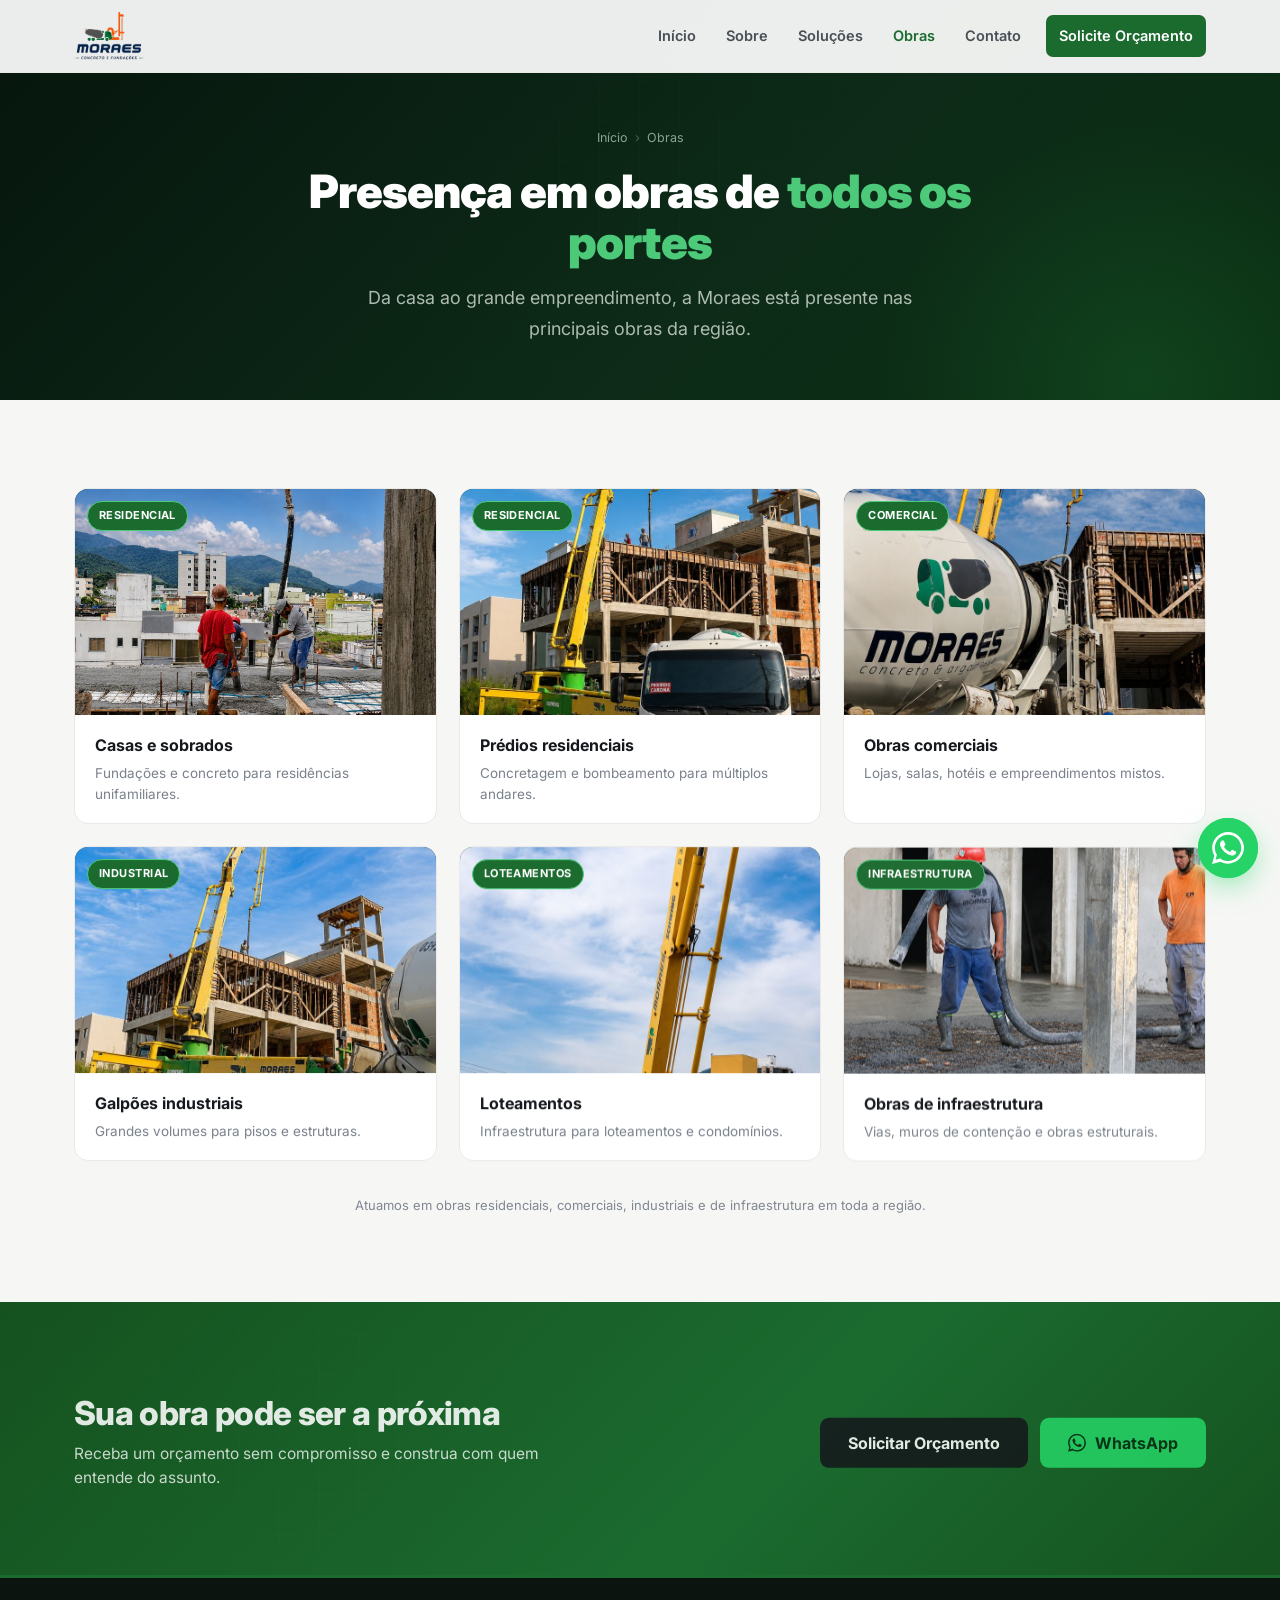
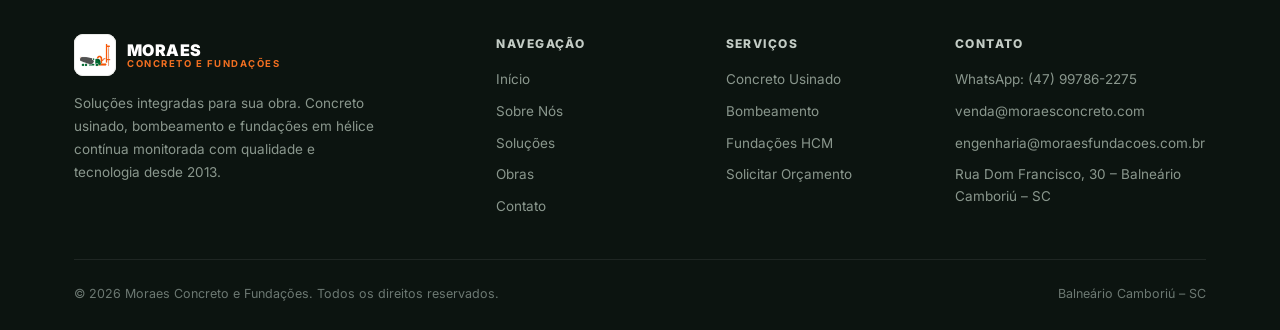
<file: obras.html>
<!DOCTYPE html>
<html lang="pt-BR">
<head>
<meta charset="UTF-8"/>
<meta name="viewport" content="width=device-width, initial-scale=1.0"/>
<meta name="theme-color" content="#0d2b18"/>
<link rel="icon" href="favicon.ico" sizes="any"/>
<link rel="icon" type="image/png" sizes="32x32" href="favicon-32.png"/>
<link rel="apple-touch-icon" href="apple-touch-icon.png"/>
<title>Obras Realizadas | Moraes Concreto e Fundações</title>
<meta name="description" content="Presença em obras residenciais, comerciais, industriais e de infraestrutura na região de Balneário Camboriú. Conheça as obras realizadas pela Moraes."/>
<link rel="preconnect" href="https://fonts.googleapis.com"/>
<link rel="preconnect" href="https://fonts.gstatic.com" crossorigin/>
<link href="https://fonts.googleapis.com/css2?family=Inter:wght@400;500;600;700;800;900&display=swap" rel="stylesheet"/>
<link rel="stylesheet" href="assets/style.css"/>
</head>
<body>

<header class="nav" id="nav">
  <div class="container nav-inner">
    <a href="index.html" class="logo" aria-label="Moraes Concreto e Fundações">
      <img src="assets/logo.png" alt="Moraes Concreto e Fundações" class="logo-img"/>
    </a>
    <nav class="nav-links" id="navLinks">
      <a href="index.html">Início</a>
      <a href="sobre.html">Sobre</a>
      <a href="solucoes.html">Soluções</a>
      <a href="obras.html" class="active">Obras</a>
      <a href="contato.html">Contato</a>
      <a href="contato.html#orcamento" class="nav-cta">Solicite Orçamento</a>
    </nav>
    <button class="nav-toggle" id="navToggle" aria-label="Abrir menu" aria-expanded="false"><span></span><span></span><span></span></button>
  </div>
</header>

<section class="page-hero">
  <div class="hero-grid-overlay"></div>
  <div class="hero-glow"></div>
  <div class="container page-hero-inner">
    <div class="crumb"><a href="index.html">Início</a><span>›</span>Obras</div>
    <h1>Presença em obras de <span class="accent">todos os portes</span></h1>
    <p>Da casa ao grande empreendimento, a Moraes está presente nas principais obras da região.</p>
  </div>
</section>

<section class="section obras">
  <div class="container">
    <div class="obras-grid">
      <article class="obra-card reveal"><div class="obra-img"><img src="assets/img/obra-casas.jpg" alt="Concretagem de laje residencial" loading="lazy"/><span class="obra-chip">Residencial</span></div><div class="obra-info"><h4>Casas e sobrados</h4><p>Fundações e concreto para residências unifamiliares.</p></div></article>
      <article class="obra-card reveal d1"><div class="obra-img"><img src="assets/img/obra-predios.jpg" alt="Bombeamento de concreto em prédio" loading="lazy"/><span class="obra-chip">Residencial</span></div><div class="obra-info"><h4>Prédios residenciais</h4><p>Concretagem e bombeamento para múltiplos andares.</p></div></article>
      <article class="obra-card reveal d2"><div class="obra-img"><img src="assets/img/obra-comercial.jpg" alt="Betoneira Moraes em obra comercial" loading="lazy"/><span class="obra-chip">Comercial</span></div><div class="obra-info"><h4>Obras comerciais</h4><p>Lojas, salas, hotéis e empreendimentos mistos.</p></div></article>
      <article class="obra-card reveal"><div class="obra-img"><img src="assets/img/obra-industrial.jpg" alt="Estrutura de obra de grande porte" loading="lazy"/><span class="obra-chip">Industrial</span></div><div class="obra-info"><h4>Galpões industriais</h4><p>Grandes volumes para pisos e estruturas.</p></div></article>
      <article class="obra-card reveal d1"><div class="obra-img"><img src="assets/img/obra-loteamento.jpg" alt="Bomba lança da Moraes" loading="lazy"/><span class="obra-chip">Loteamentos</span></div><div class="obra-info"><h4>Loteamentos</h4><p>Infraestrutura para loteamentos e condomínios.</p></div></article>
      <article class="obra-card reveal d2"><div class="obra-img"><img src="assets/img/obra-infra.jpg" alt="Equipe da Moraes concretando" loading="lazy"/><span class="obra-chip">Infraestrutura</span></div><div class="obra-info"><h4>Obras de infraestrutura</h4><p>Vias, muros de contenção e obras estruturais.</p></div></article>
    </div>
    <p class="center reveal" style="margin-top:32px;font-size:13px;color:var(--muted)">Atuamos em obras residenciais, comerciais, industriais e de infraestrutura em toda a região.</p>
  </div>
</section>

<!-- CTA BAND -->
<section class="section cta-band">
  <div class="container cta-band-inner reveal">
    <div><h2>Sua obra pode ser a próxima</h2><p>Receba um orçamento sem compromisso e construa com quem entende do assunto.</p></div>
    <div class="cta-band-btns">
      <a href="contato.html#orcamento" class="btn btn-dark btn-lg">Solicitar Orçamento</a>
      <a class="btn btn-wa btn-lg" data-wa="Olá! Vi as obras no site e quero um orçamento."><svg viewBox="0 0 24 24" fill="currentColor"><path d="M.057 24l1.687-6.163a11.867 11.867 0 01-1.587-5.946C.16 5.335 5.495 0 12.05 0a11.817 11.817 0 018.413 3.488 11.824 11.824 0 013.48 8.414c-.003 6.557-5.338 11.892-11.893 11.892a11.9 11.9 0 01-5.688-1.448L.057 24zm6.597-3.807c1.676.995 3.276 1.591 5.392 1.592 5.448 0 9.886-4.434 9.889-9.885.002-5.462-4.415-9.89-9.881-9.892-5.452 0-9.887 4.434-9.889 9.884a9.86 9.86 0 001.51 5.26l-.999 3.648 3.978-1.039zm11.387-5.464c-.074-.124-.272-.198-.57-.347-.297-.149-1.758-.868-2.031-.967-.272-.099-.47-.149-.669.149-.198.297-.768.967-.941 1.165-.173.198-.347.223-.644.074-.297-.149-1.255-.462-2.39-1.475-.883-.788-1.48-1.761-1.653-2.059-.173-.297-.018-.458.13-.606.134-.133.298-.347.446-.521.151-.172.2-.296.3-.495.099-.198.05-.372-.025-.521-.075-.148-.669-1.611-.916-2.206-.242-.579-.487-.501-.669-.51l-.57-.01c-.198 0-.52.074-.792.372s-1.04 1.016-1.04 2.479 1.065 2.876 1.213 3.074c.149.198 2.095 3.2 5.076 4.487.709.306 1.263.489 1.694.626.712.226 1.36.194 1.872.118.571-.085 1.758-.719 2.006-1.413.248-.695.248-1.29.173-1.414z"/></svg>WhatsApp</a>
    </div>
  </div>
</section>

<div data-include="footer"></div>

<a class="wa-float" data-wa="Olá! Vim pelo site e gostaria de mais informações." aria-label="Falar no WhatsApp"><svg viewBox="0 0 24 24"><path d="M.057 24l1.687-6.163a11.867 11.867 0 01-1.587-5.946C.16 5.335 5.495 0 12.05 0a11.817 11.817 0 018.413 3.488 11.824 11.824 0 013.48 8.414c-.003 6.557-5.338 11.892-11.893 11.892a11.9 11.9 0 01-5.688-1.448L.057 24zm6.597-3.807c1.676.995 3.276 1.591 5.392 1.592 5.448 0 9.886-4.434 9.889-9.885.002-5.462-4.415-9.89-9.881-9.892-5.452 0-9.887 4.434-9.889 9.884a9.86 9.86 0 001.51 5.26l-.999 3.648 3.978-1.039zm11.387-5.464c-.074-.124-.272-.198-.57-.347-.297-.149-1.758-.868-2.031-.967-.272-.099-.47-.149-.669.149-.198.297-.768.967-.941 1.165-.173.198-.347.223-.644.074-.297-.149-1.255-.462-2.39-1.475-.883-.788-1.48-1.761-1.653-2.059-.173-.297-.018-.458.13-.606.134-.133.298-.347.446-.521.151-.172.2-.296.3-.495.099-.198.05-.372-.025-.521-.075-.148-.669-1.611-.916-2.206-.242-.579-.487-.501-.669-.51l-.57-.01c-.198 0-.52.074-.792.372s-1.04 1.016-1.04 2.479 1.065 2.876 1.213 3.074c.149.198 2.095 3.2 5.076 4.487.709.306 1.263.489 1.694.626.712.226 1.36.194 1.872.118.571-.085 1.758-.719 2.006-1.413.248-.695.248-1.29.173-1.414z"/></svg></a>

<div class="mobcta">
  <a href="tel:+5547997862275" class="m-call"><svg viewBox="0 0 24 24" fill="none" stroke-width="2" stroke-linecap="round" stroke-linejoin="round"><path d="M22 16.92v3a2 2 0 0 1-2.18 2 19.79 19.79 0 0 1-8.63-3.07 19.5 19.5 0 0 1-6-6 19.79 19.79 0 0 1-3.07-8.67A2 2 0 0 1 4.11 2h3a2 2 0 0 1 2 1.72c.13.96.36 1.9.7 2.81a2 2 0 0 1-.45 2.11L8.09 9.91a16 16 0 0 0 6 6l1.27-1.27a2 2 0 0 1 2.11-.45c.91.34 1.85.57 2.81.7A2 2 0 0 1 22 16.92z"/></svg>Ligar</a>
  <a class="m-wa" data-wa="Olá! Vim pelo site da Moraes."><svg viewBox="0 0 24 24"><path d="M.057 24l1.687-6.163a11.867 11.867 0 01-1.587-5.946C.16 5.335 5.495 0 12.05 0a11.817 11.817 0 018.413 3.488 11.824 11.824 0 013.48 8.414c-.003 6.557-5.338 11.892-11.893 11.892a11.9 11.9 0 01-5.688-1.448L.057 24zm6.597-3.807c1.676.995 3.276 1.591 5.392 1.592 5.448 0 9.886-4.434 9.889-9.885.002-5.462-4.415-9.89-9.881-9.892-5.452 0-9.887 4.434-9.889 9.884a9.86 9.86 0 001.51 5.26l-.999 3.648 3.978-1.039zm11.387-5.464c-.074-.124-.272-.198-.57-.347-.297-.149-1.758-.868-2.031-.967-.272-.099-.47-.149-.669.149-.198.297-.768.967-.941 1.165-.173.198-.347.223-.644.074-.297-.149-1.255-.462-2.39-1.475-.883-.788-1.48-1.761-1.653-2.059-.173-.297-.018-.458.13-.606.134-.133.298-.347.446-.521.151-.172.2-.296.3-.495.099-.198.05-.372-.025-.521-.075-.148-.669-1.611-.916-2.206-.242-.579-.487-.501-.669-.51l-.57-.01c-.198 0-.52.074-.792.372s-1.04 1.016-1.04 2.479 1.065 2.876 1.213 3.074c.149.198 2.095 3.2 5.076 4.487.709.306 1.263.489 1.694.626.712.226 1.36.194 1.872.118.571-.085 1.758-.719 2.006-1.413.248-.695.248-1.29.173-1.414z"/></svg>WhatsApp</a>
</div>

<script src="assets/vendor/gsap.min.js"></script>
<script src="assets/vendor/ScrollTrigger.min.js"></script>
<script src="assets/footer.js"></script>
<script src="assets/main.js"></script>
<script src="assets/anim.js"></script>
</body>
</html>
</file>
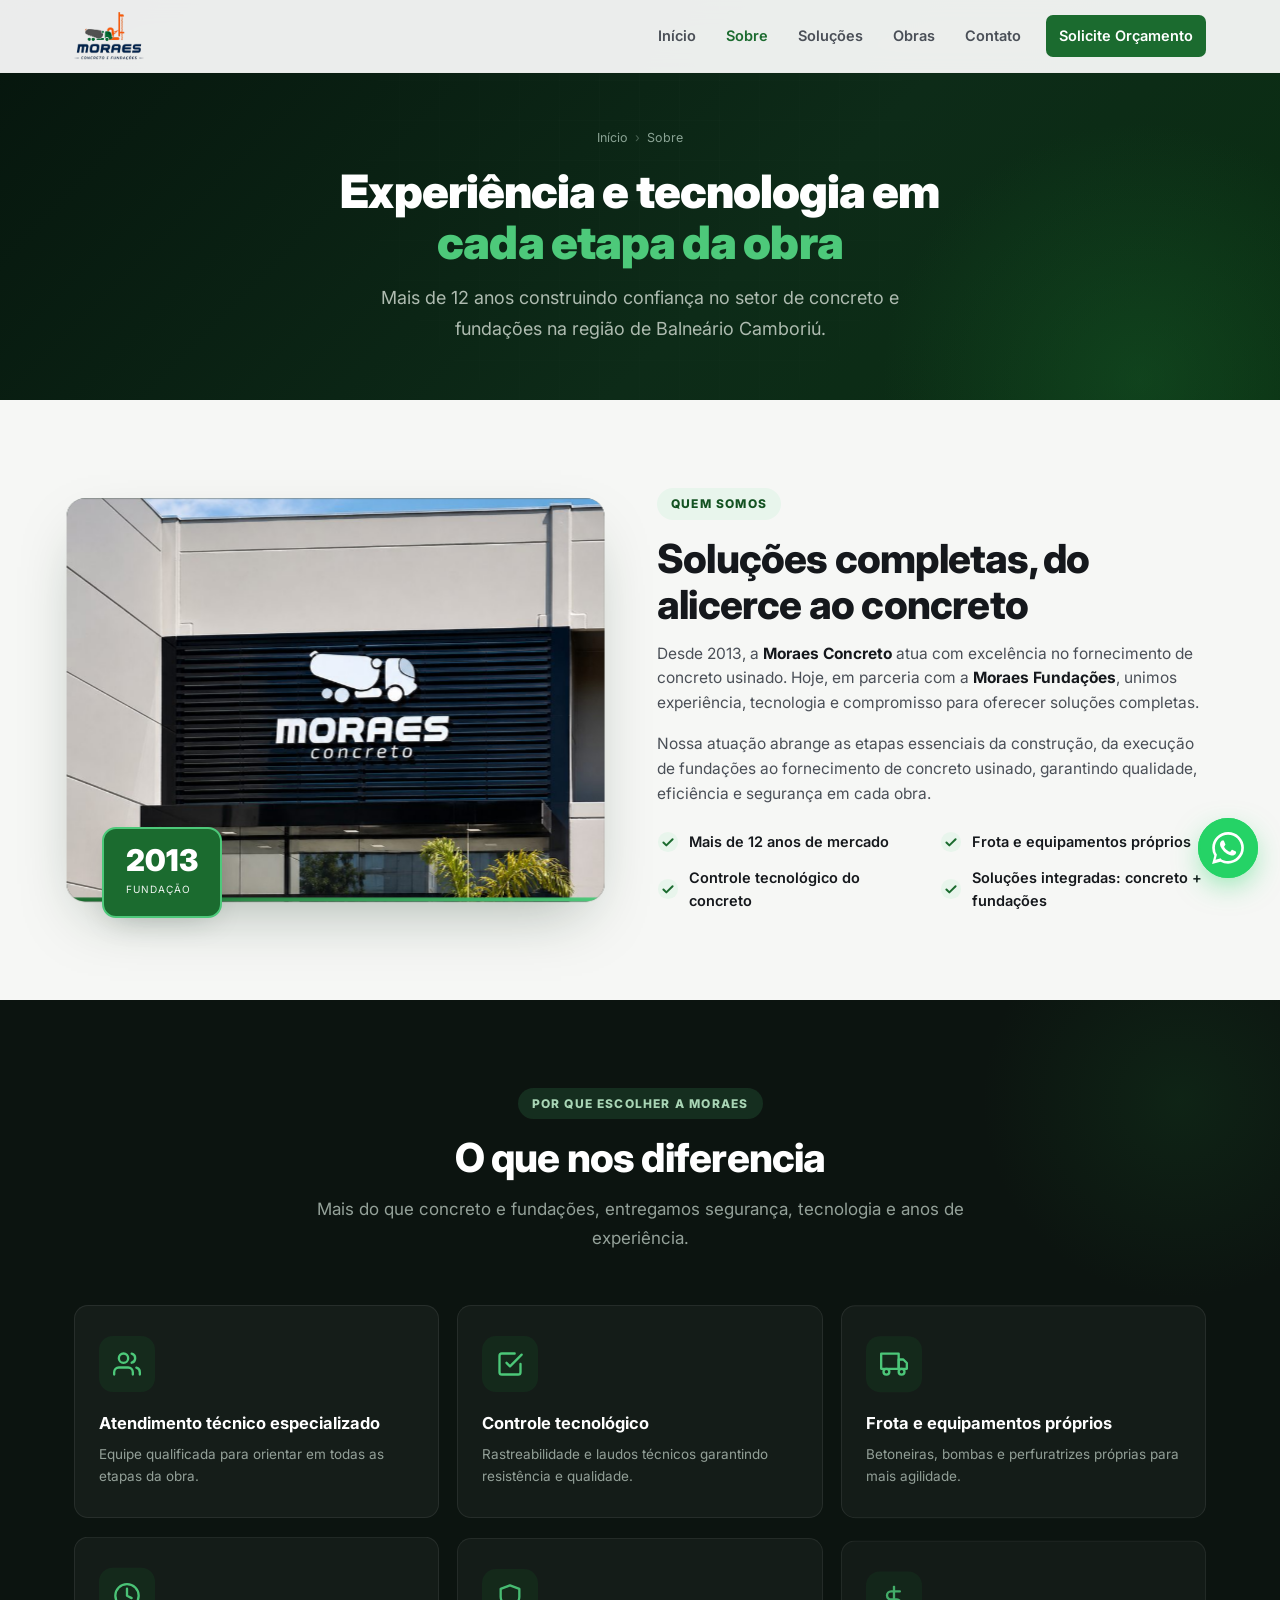
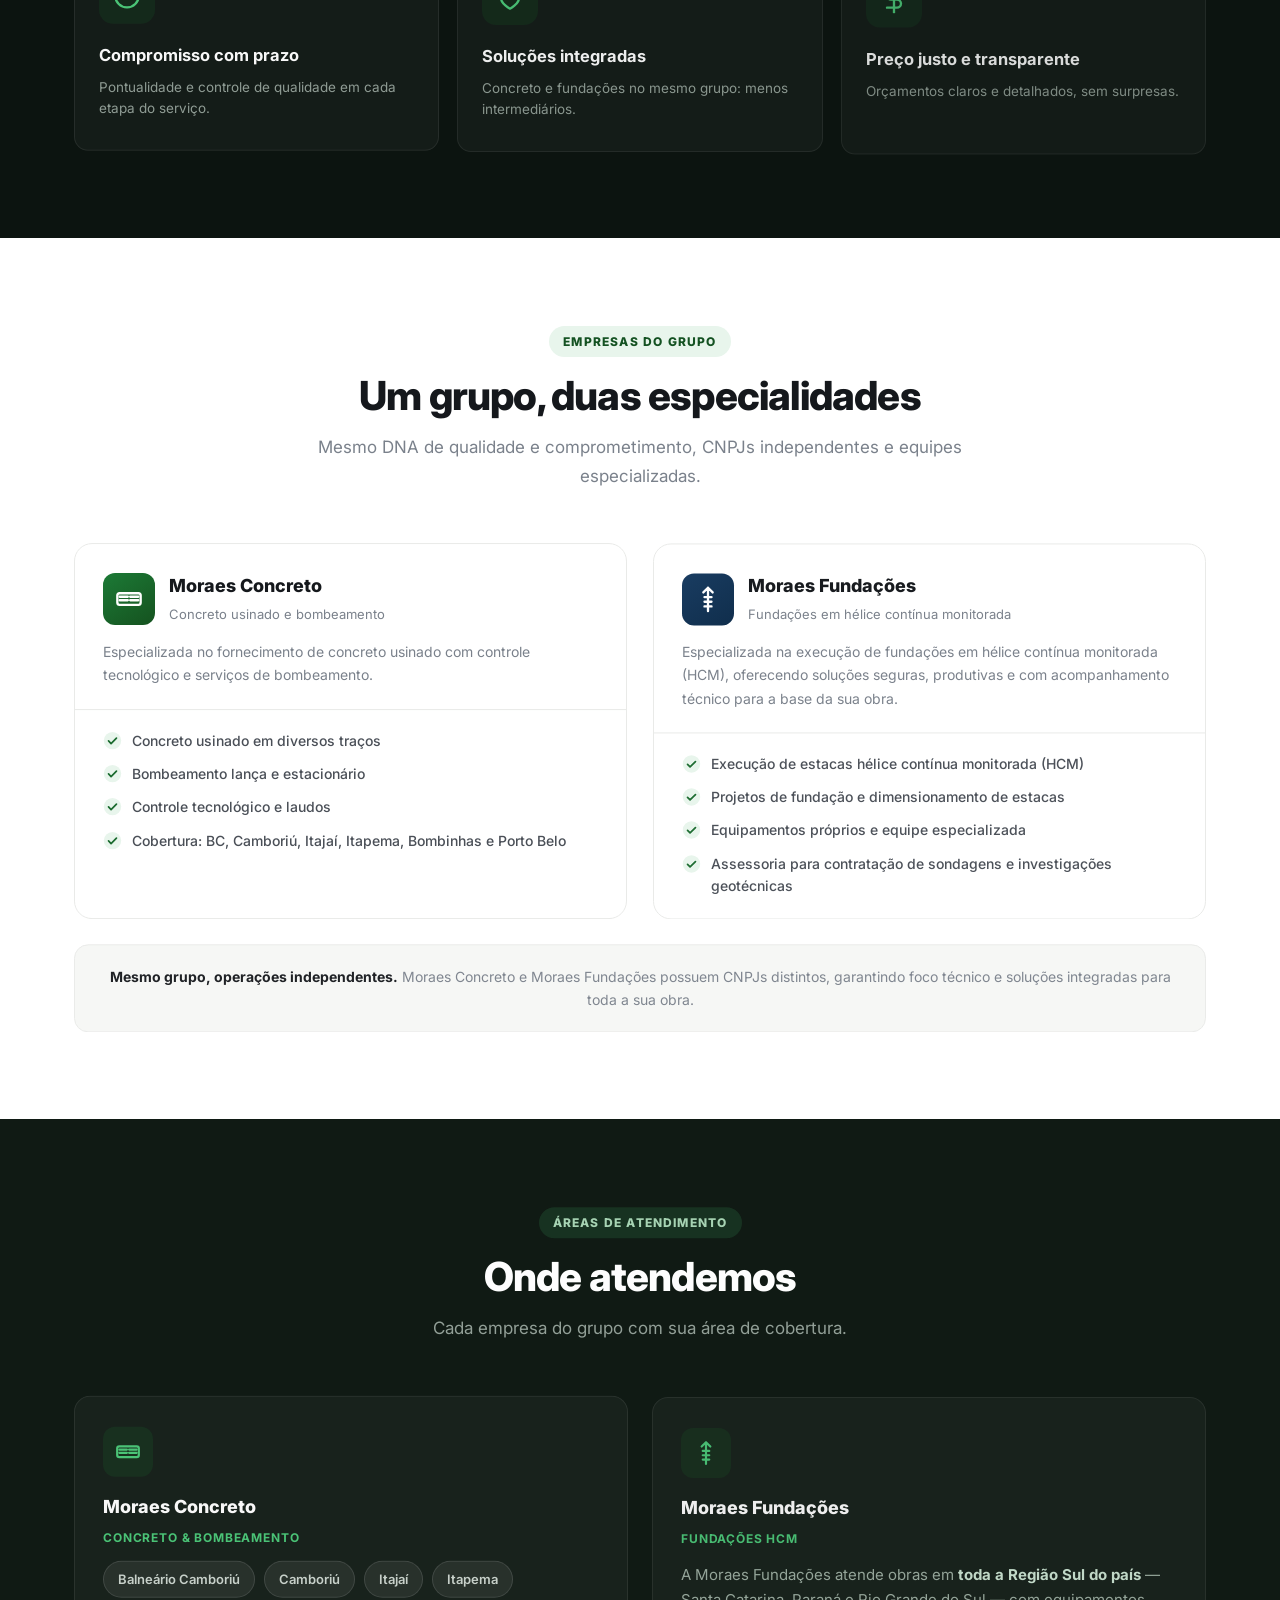
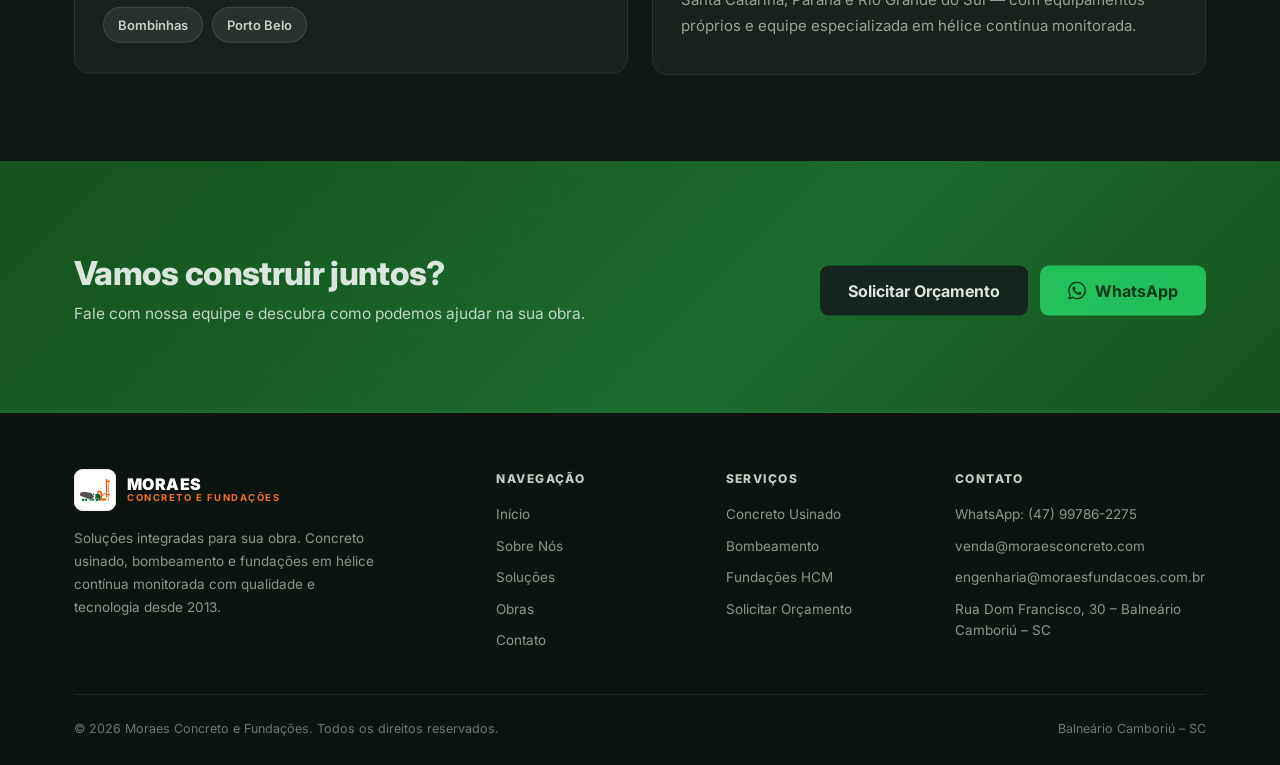
<file: sobre.html>
<!DOCTYPE html>
<html lang="pt-BR">
<head>
<meta charset="UTF-8"/>
<meta name="viewport" content="width=device-width, initial-scale=1.0"/>
<meta name="theme-color" content="#0d2b18"/>
<link rel="icon" href="favicon.ico" sizes="any"/>
<link rel="icon" type="image/png" sizes="32x32" href="favicon-32.png"/>
<link rel="apple-touch-icon" href="apple-touch-icon.png"/>
<title>Sobre Nós | Moraes Concreto e Fundações</title>
<meta name="description" content="Desde 2013 em Balneário Camboriú. Conheça a Moraes Concreto e a Moraes Fundações: experiência, tecnologia e soluções integradas para sua obra."/>
<link rel="preconnect" href="https://fonts.googleapis.com"/>
<link rel="preconnect" href="https://fonts.gstatic.com" crossorigin/>
<link href="https://fonts.googleapis.com/css2?family=Inter:wght@400;500;600;700;800;900&display=swap" rel="stylesheet"/>
<link rel="stylesheet" href="assets/style.css"/>
</head>
<body>

<header class="nav" id="nav">
  <div class="container nav-inner">
    <a href="index.html" class="logo" aria-label="Moraes Concreto e Fundações">
      <img src="assets/logo.png" alt="Moraes Concreto e Fundações" class="logo-img"/>
    </a>
    <nav class="nav-links" id="navLinks">
      <a href="index.html">Início</a>
      <a href="sobre.html" class="active">Sobre</a>
      <a href="solucoes.html">Soluções</a>
      <a href="obras.html">Obras</a>
      <a href="contato.html">Contato</a>
      <a href="contato.html#orcamento" class="nav-cta">Solicite Orçamento</a>
    </nav>
    <button class="nav-toggle" id="navToggle" aria-label="Abrir menu" aria-expanded="false"><span></span><span></span><span></span></button>
  </div>
</header>

<!-- PAGE HERO -->
<section class="page-hero">
  <div class="hero-grid-overlay"></div>
  <div class="hero-glow"></div>
  <div class="container page-hero-inner">
    <div class="crumb"><a href="index.html">Início</a><span>›</span>Sobre</div>
    <h1>Experiência e tecnologia em <span class="accent">cada etapa da obra</span></h1>
    <p>Mais de 12 anos construindo confiança no setor de concreto e fundações na região de Balneário Camboriú.</p>
  </div>
</section>

<!-- SOBRE -->
<section class="section sobre" id="quem-somos">
  <div class="container sobre-inner">
    <div class="sobre-visual reveal">
      <div class="sobre-img"><img src="assets/quem-somos.jpg" alt="Sede da Moraes Concreto e Fundações" class="sobre-photo" loading="lazy"/></div>
      <div class="sobre-year"><strong>2013</strong><span>Fundação</span></div>
    </div>
    <div class="sobre-text reveal d1">
      <span class="tag-pill">Quem somos</span>
      <h2 class="sec-title" style="text-align:left">Soluções completas, do alicerce ao concreto</h2>
      <p>Desde 2013, a <strong>Moraes Concreto</strong> atua com excelência no fornecimento de concreto usinado. Hoje, em parceria com a <strong>Moraes Fundações</strong>, unimos experiência, tecnologia e compromisso para oferecer soluções completas.</p>
      <p>Nossa atuação abrange as etapas essenciais da construção, da execução de fundações ao fornecimento de concreto usinado, garantindo qualidade, eficiência e segurança em cada obra.</p>
      <ul class="check-list">
        <li><svg viewBox="0 0 24 24" fill="none"><circle cx="12" cy="12" r="11" fill="#E8F5EC"/><path d="M7 12.5l3.2 3.2L17 9" stroke="#1B6B2F" stroke-width="2.2" stroke-linecap="round" stroke-linejoin="round"/></svg>Mais de 12 anos de mercado</li>
        <li><svg viewBox="0 0 24 24" fill="none"><circle cx="12" cy="12" r="11" fill="#E8F5EC"/><path d="M7 12.5l3.2 3.2L17 9" stroke="#1B6B2F" stroke-width="2.2" stroke-linecap="round" stroke-linejoin="round"/></svg>Frota e equipamentos próprios</li>
        <li><svg viewBox="0 0 24 24" fill="none"><circle cx="12" cy="12" r="11" fill="#E8F5EC"/><path d="M7 12.5l3.2 3.2L17 9" stroke="#1B6B2F" stroke-width="2.2" stroke-linecap="round" stroke-linejoin="round"/></svg>Controle tecnológico do concreto</li>
        <li><svg viewBox="0 0 24 24" fill="none"><circle cx="12" cy="12" r="11" fill="#E8F5EC"/><path d="M7 12.5l3.2 3.2L17 9" stroke="#1B6B2F" stroke-width="2.2" stroke-linecap="round" stroke-linejoin="round"/></svg>Soluções integradas: concreto + fundações</li>
      </ul>
    </div>
  </div>
</section>

<!-- DIFERENCIAIS -->
<section class="section dif" id="diferenciais">
  <div class="container">
    <div class="sec-head reveal">
      <span class="tag-pill on-dark">Por que escolher a Moraes</span>
      <h2 class="sec-title" style="color:#fff">O que nos diferencia</h2>
      <p class="sec-sub" style="color:#94a199">Mais do que concreto e fundações, entregamos segurança, tecnologia e anos de experiência.</p>
    </div>
    <div class="dif-grid">
      <div class="dif-item reveal"><div class="dif-ico"><svg viewBox="0 0 24 24" fill="none" stroke-width="2" stroke-linecap="round" stroke-linejoin="round"><path d="M17 21v-2a4 4 0 0 0-4-4H5a4 4 0 0 0-4 4v2"/><circle cx="9" cy="7" r="4"/><path d="M23 21v-2a4 4 0 0 0-3-3.87M16 3.13a4 4 0 0 1 0 7.75"/></svg></div><h4>Atendimento técnico especializado</h4><p>Equipe qualificada para orientar em todas as etapas da obra.</p></div>
      <div class="dif-item reveal d1"><div class="dif-ico"><svg viewBox="0 0 24 24" fill="none" stroke-width="2" stroke-linecap="round" stroke-linejoin="round"><path d="M9 11l3 3L22 4"/><path d="M21 12v7a2 2 0 0 1-2 2H5a2 2 0 0 1-2-2V5a2 2 0 0 1 2-2h11"/></svg></div><h4>Controle tecnológico</h4><p>Rastreabilidade e laudos técnicos garantindo resistência e qualidade.</p></div>
      <div class="dif-item reveal d2"><div class="dif-ico"><svg viewBox="0 0 24 24" fill="none" stroke-width="2" stroke-linecap="round" stroke-linejoin="round"><rect x="1" y="3" width="15" height="13"/><path d="M16 8h4l3 3v5h-7V8z"/><circle cx="5.5" cy="18.5" r="2.5"/><circle cx="18.5" cy="18.5" r="2.5"/></svg></div><h4>Frota e equipamentos próprios</h4><p>Betoneiras, bombas e perfuratrizes próprias para mais agilidade.</p></div>
      <div class="dif-item reveal"><div class="dif-ico"><svg viewBox="0 0 24 24" fill="none" stroke-width="2" stroke-linecap="round" stroke-linejoin="round"><circle cx="12" cy="12" r="10"/><polyline points="12 6 12 12 16 14"/></svg></div><h4>Compromisso com prazo</h4><p>Pontualidade e controle de qualidade em cada etapa do serviço.</p></div>
      <div class="dif-item reveal d1"><div class="dif-ico"><svg viewBox="0 0 24 24" fill="none" stroke-width="2" stroke-linecap="round" stroke-linejoin="round"><path d="M12 22s8-4 8-10V5l-8-3-8 3v7c0 6 8 10 8 10z"/></svg></div><h4>Soluções integradas</h4><p>Concreto e fundações no mesmo grupo: menos intermediários.</p></div>
      <div class="dif-item reveal d2"><div class="dif-ico"><svg viewBox="0 0 24 24" fill="none" stroke-width="2" stroke-linecap="round" stroke-linejoin="round"><line x1="12" y1="1" x2="12" y2="23"/><path d="M17 5H9.5a3.5 3.5 0 0 0 0 7h5a3.5 3.5 0 0 1 0 7H6"/></svg></div><h4>Preço justo e transparente</h4><p>Orçamentos claros e detalhados, sem surpresas.</p></div>
    </div>
  </div>
</section>

<!-- GRUPO -->
<section class="section" id="grupo">
  <div class="container">
    <div class="sec-head reveal">
      <span class="tag-pill">Empresas do grupo</span>
      <h2 class="sec-title">Um grupo, duas especialidades</h2>
      <p class="sec-sub">Mesmo DNA de qualidade e comprometimento, CNPJs independentes e equipes especializadas.</p>
    </div>
    <div class="grupo-grid">
      <article class="grupo-card reveal">
        <div class="gcard-top">
          <div class="gcard-logo">
            <span class="gcard-sq green"><svg viewBox="0 0 24 24" fill="none" stroke="#fff" stroke-width="2" stroke-linecap="round" stroke-linejoin="round"><path d="M20 7H4a2 2 0 0 0-2 2v6a2 2 0 0 0 2 2h16a2 2 0 0 0 2-2V9a2 2 0 0 0-2-2z"/><path d="M4 10h7M4 13h7M13 10h7M13 13h7"/></svg></span>
            <div class="gcard-name"><strong>Moraes Concreto</strong><span>Concreto usinado e bombeamento</span></div>
          </div>
          <p>Especializada no fornecimento de concreto usinado com controle tecnológico e serviços de bombeamento.</p>
        </div>
        <ul class="gcard-svc">
          <li><svg viewBox="0 0 24 24" fill="none"><circle cx="12" cy="12" r="11" fill="#E8F5EC"/><path d="M7 12.5l3.2 3.2L17 9" stroke="#1B6B2F" stroke-width="2.2" stroke-linecap="round" stroke-linejoin="round"/></svg>Concreto usinado em diversos traços</li>
          <li><svg viewBox="0 0 24 24" fill="none"><circle cx="12" cy="12" r="11" fill="#E8F5EC"/><path d="M7 12.5l3.2 3.2L17 9" stroke="#1B6B2F" stroke-width="2.2" stroke-linecap="round" stroke-linejoin="round"/></svg>Bombeamento lança e estacionário</li>
          <li><svg viewBox="0 0 24 24" fill="none"><circle cx="12" cy="12" r="11" fill="#E8F5EC"/><path d="M7 12.5l3.2 3.2L17 9" stroke="#1B6B2F" stroke-width="2.2" stroke-linecap="round" stroke-linejoin="round"/></svg>Controle tecnológico e laudos</li>
          <li><svg viewBox="0 0 24 24" fill="none"><circle cx="12" cy="12" r="11" fill="#E8F5EC"/><path d="M7 12.5l3.2 3.2L17 9" stroke="#1B6B2F" stroke-width="2.2" stroke-linecap="round" stroke-linejoin="round"/></svg>Cobertura: BC, Camboriú, Itajaí, Itapema, Bombinhas e Porto Belo</li>
        </ul>
      </article>
      <article class="grupo-card reveal d1">
        <div class="gcard-top">
          <div class="gcard-logo">
            <span class="gcard-sq navy"><svg viewBox="0 0 24 24" fill="none" stroke="#fff" stroke-width="2" stroke-linecap="round" stroke-linejoin="round"><path d="M12 2v20M8 6l4-4 4 4M9 10h6M9 14h6M9 18h6"/></svg></span>
            <div class="gcard-name"><strong>Moraes Fundações</strong><span>Fundações em hélice contínua monitorada</span></div>
          </div>
          <p>Especializada na execução de fundações em hélice contínua monitorada (HCM), oferecendo soluções seguras, produtivas e com acompanhamento técnico para a base da sua obra.</p>
        </div>
        <ul class="gcard-svc">
          <li><svg viewBox="0 0 24 24" fill="none"><circle cx="12" cy="12" r="11" fill="#E8F5EC"/><path d="M7 12.5l3.2 3.2L17 9" stroke="#1B6B2F" stroke-width="2.2" stroke-linecap="round" stroke-linejoin="round"/></svg>Execução de estacas hélice contínua monitorada (HCM)</li>
          <li><svg viewBox="0 0 24 24" fill="none"><circle cx="12" cy="12" r="11" fill="#E8F5EC"/><path d="M7 12.5l3.2 3.2L17 9" stroke="#1B6B2F" stroke-width="2.2" stroke-linecap="round" stroke-linejoin="round"/></svg>Projetos de fundação e dimensionamento de estacas</li>
          <li><svg viewBox="0 0 24 24" fill="none"><circle cx="12" cy="12" r="11" fill="#E8F5EC"/><path d="M7 12.5l3.2 3.2L17 9" stroke="#1B6B2F" stroke-width="2.2" stroke-linecap="round" stroke-linejoin="round"/></svg>Equipamentos próprios e equipe especializada</li>
          <li><svg viewBox="0 0 24 24" fill="none"><circle cx="12" cy="12" r="11" fill="#E8F5EC"/><path d="M7 12.5l3.2 3.2L17 9" stroke="#1B6B2F" stroke-width="2.2" stroke-linecap="round" stroke-linejoin="round"/></svg>Assessoria para contratação de sondagens e investigações geotécnicas</li>
        </ul>
      </article>
    </div>
    <div class="grupo-note reveal"><strong>Mesmo grupo, operações independentes.</strong> Moraes Concreto e Moraes Fundações possuem CNPJs distintos, garantindo foco técnico e soluções integradas para toda a sua obra.</div>
  </div>
</section>

<!-- ÁREAS -->
<section class="section areas" id="areas">
  <div class="container">
    <div class="sec-head reveal">
      <span class="tag-pill on-dark">Áreas de atendimento</span>
      <h2 class="sec-title" style="color:#fff">Onde atendemos</h2>
      <p class="sec-sub" style="color:#94a199">Cada empresa do grupo com sua área de cobertura.</p>
    </div>
    <div class="areas-grid">
      <div class="area-block reveal">
        <div class="ab-ico"><svg viewBox="0 0 24 24" fill="none" stroke-width="2" stroke-linecap="round" stroke-linejoin="round"><path d="M20 7H4a2 2 0 0 0-2 2v6a2 2 0 0 0 2 2h16a2 2 0 0 0 2-2V9a2 2 0 0 0-2-2z"/><path d="M4 10h7M4 13h7M13 10h7M13 13h7"/></svg></div>
        <h3>Moraes Concreto</h3>
        <span class="ab-tag">Concreto &amp; bombeamento</span>
        <div class="chips"><span class="chip">Balneário Camboriú</span><span class="chip">Camboriú</span><span class="chip">Itajaí</span><span class="chip">Itapema</span><span class="chip">Bombinhas</span><span class="chip">Porto Belo</span></div>
      </div>
      <div class="area-block wide reveal d1">
        <div class="ab-ico"><svg viewBox="0 0 24 24" fill="none" stroke-width="2" stroke-linecap="round" stroke-linejoin="round"><path d="M12 2v20M8 6l4-4 4 4M9 10h6M9 14h6M9 18h6"/></svg></div>
        <h3>Moraes Fundações</h3>
        <span class="ab-tag">Fundações HCM</span>
        <p class="ab-desc">A Moraes Fundações atende obras em <strong style="color:#cfe8d6">toda a Região Sul do país</strong> — Santa Catarina, Paraná e Rio Grande do Sul — com equipamentos próprios e equipe especializada em hélice contínua monitorada.</p>
      </div>
    </div>
  </div>
</section>

<!-- CTA BAND -->
<section class="section cta-band">
  <div class="container cta-band-inner reveal">
    <div><h2>Vamos construir juntos?</h2><p>Fale com nossa equipe e descubra como podemos ajudar na sua obra.</p></div>
    <div class="cta-band-btns">
      <a href="contato.html#orcamento" class="btn btn-dark btn-lg">Solicitar Orçamento</a>
      <a class="btn btn-wa btn-lg" data-wa="Olá! Conheci a Moraes pelo site e quero falar com a equipe."><svg viewBox="0 0 24 24" fill="currentColor"><path d="M.057 24l1.687-6.163a11.867 11.867 0 01-1.587-5.946C.16 5.335 5.495 0 12.05 0a11.817 11.817 0 018.413 3.488 11.824 11.824 0 013.48 8.414c-.003 6.557-5.338 11.892-11.893 11.892a11.9 11.9 0 01-5.688-1.448L.057 24zm6.597-3.807c1.676.995 3.276 1.591 5.392 1.592 5.448 0 9.886-4.434 9.889-9.885.002-5.462-4.415-9.89-9.881-9.892-5.452 0-9.887 4.434-9.889 9.884a9.86 9.86 0 001.51 5.26l-.999 3.648 3.978-1.039zm11.387-5.464c-.074-.124-.272-.198-.57-.347-.297-.149-1.758-.868-2.031-.967-.272-.099-.47-.149-.669.149-.198.297-.768.967-.941 1.165-.173.198-.347.223-.644.074-.297-.149-1.255-.462-2.39-1.475-.883-.788-1.48-1.761-1.653-2.059-.173-.297-.018-.458.13-.606.134-.133.298-.347.446-.521.151-.172.2-.296.3-.495.099-.198.05-.372-.025-.521-.075-.148-.669-1.611-.916-2.206-.242-.579-.487-.501-.669-.51l-.57-.01c-.198 0-.52.074-.792.372s-1.04 1.016-1.04 2.479 1.065 2.876 1.213 3.074c.149.198 2.095 3.2 5.076 4.487.709.306 1.263.489 1.694.626.712.226 1.36.194 1.872.118.571-.085 1.758-.719 2.006-1.413.248-.695.248-1.29.173-1.414z"/></svg>WhatsApp</a>
    </div>
  </div>
</section>

<div data-include="footer"></div>

<a class="wa-float" data-wa="Olá! Vim pelo site e gostaria de mais informações." aria-label="Falar no WhatsApp"><svg viewBox="0 0 24 24"><path d="M.057 24l1.687-6.163a11.867 11.867 0 01-1.587-5.946C.16 5.335 5.495 0 12.05 0a11.817 11.817 0 018.413 3.488 11.824 11.824 0 013.48 8.414c-.003 6.557-5.338 11.892-11.893 11.892a11.9 11.9 0 01-5.688-1.448L.057 24zm6.597-3.807c1.676.995 3.276 1.591 5.392 1.592 5.448 0 9.886-4.434 9.889-9.885.002-5.462-4.415-9.89-9.881-9.892-5.452 0-9.887 4.434-9.889 9.884a9.86 9.86 0 001.51 5.26l-.999 3.648 3.978-1.039zm11.387-5.464c-.074-.124-.272-.198-.57-.347-.297-.149-1.758-.868-2.031-.967-.272-.099-.47-.149-.669.149-.198.297-.768.967-.941 1.165-.173.198-.347.223-.644.074-.297-.149-1.255-.462-2.39-1.475-.883-.788-1.48-1.761-1.653-2.059-.173-.297-.018-.458.13-.606.134-.133.298-.347.446-.521.151-.172.2-.296.3-.495.099-.198.05-.372-.025-.521-.075-.148-.669-1.611-.916-2.206-.242-.579-.487-.501-.669-.51l-.57-.01c-.198 0-.52.074-.792.372s-1.04 1.016-1.04 2.479 1.065 2.876 1.213 3.074c.149.198 2.095 3.2 5.076 4.487.709.306 1.263.489 1.694.626.712.226 1.36.194 1.872.118.571-.085 1.758-.719 2.006-1.413.248-.695.248-1.29.173-1.414z"/></svg></a>

<div class="mobcta">
  <a href="tel:+5547997862275" class="m-call"><svg viewBox="0 0 24 24" fill="none" stroke-width="2" stroke-linecap="round" stroke-linejoin="round"><path d="M22 16.92v3a2 2 0 0 1-2.18 2 19.79 19.79 0 0 1-8.63-3.07 19.5 19.5 0 0 1-6-6 19.79 19.79 0 0 1-3.07-8.67A2 2 0 0 1 4.11 2h3a2 2 0 0 1 2 1.72c.13.96.36 1.9.7 2.81a2 2 0 0 1-.45 2.11L8.09 9.91a16 16 0 0 0 6 6l1.27-1.27a2 2 0 0 1 2.11-.45c.91.34 1.85.57 2.81.7A2 2 0 0 1 22 16.92z"/></svg>Ligar</a>
  <a class="m-wa" data-wa="Olá! Vim pelo site da Moraes."><svg viewBox="0 0 24 24"><path d="M.057 24l1.687-6.163a11.867 11.867 0 01-1.587-5.946C.16 5.335 5.495 0 12.05 0a11.817 11.817 0 018.413 3.488 11.824 11.824 0 013.48 8.414c-.003 6.557-5.338 11.892-11.893 11.892a11.9 11.9 0 01-5.688-1.448L.057 24zm6.597-3.807c1.676.995 3.276 1.591 5.392 1.592 5.448 0 9.886-4.434 9.889-9.885.002-5.462-4.415-9.89-9.881-9.892-5.452 0-9.887 4.434-9.889 9.884a9.86 9.86 0 001.51 5.26l-.999 3.648 3.978-1.039zm11.387-5.464c-.074-.124-.272-.198-.57-.347-.297-.149-1.758-.868-2.031-.967-.272-.099-.47-.149-.669.149-.198.297-.768.967-.941 1.165-.173.198-.347.223-.644.074-.297-.149-1.255-.462-2.39-1.475-.883-.788-1.48-1.761-1.653-2.059-.173-.297-.018-.458.13-.606.134-.133.298-.347.446-.521.151-.172.2-.296.3-.495.099-.198.05-.372-.025-.521-.075-.148-.669-1.611-.916-2.206-.242-.579-.487-.501-.669-.51l-.57-.01c-.198 0-.52.074-.792.372s-1.04 1.016-1.04 2.479 1.065 2.876 1.213 3.074c.149.198 2.095 3.2 5.076 4.487.709.306 1.263.489 1.694.626.712.226 1.36.194 1.872.118.571-.085 1.758-.719 2.006-1.413.248-.695.248-1.29.173-1.414z"/></svg>WhatsApp</a>
</div>

<script src="assets/vendor/gsap.min.js"></script>
<script src="assets/vendor/ScrollTrigger.min.js"></script>
<script src="assets/footer.js"></script>
<script src="assets/main.js"></script>
<script src="assets/anim.js"></script>
</body>
</html>
</file>
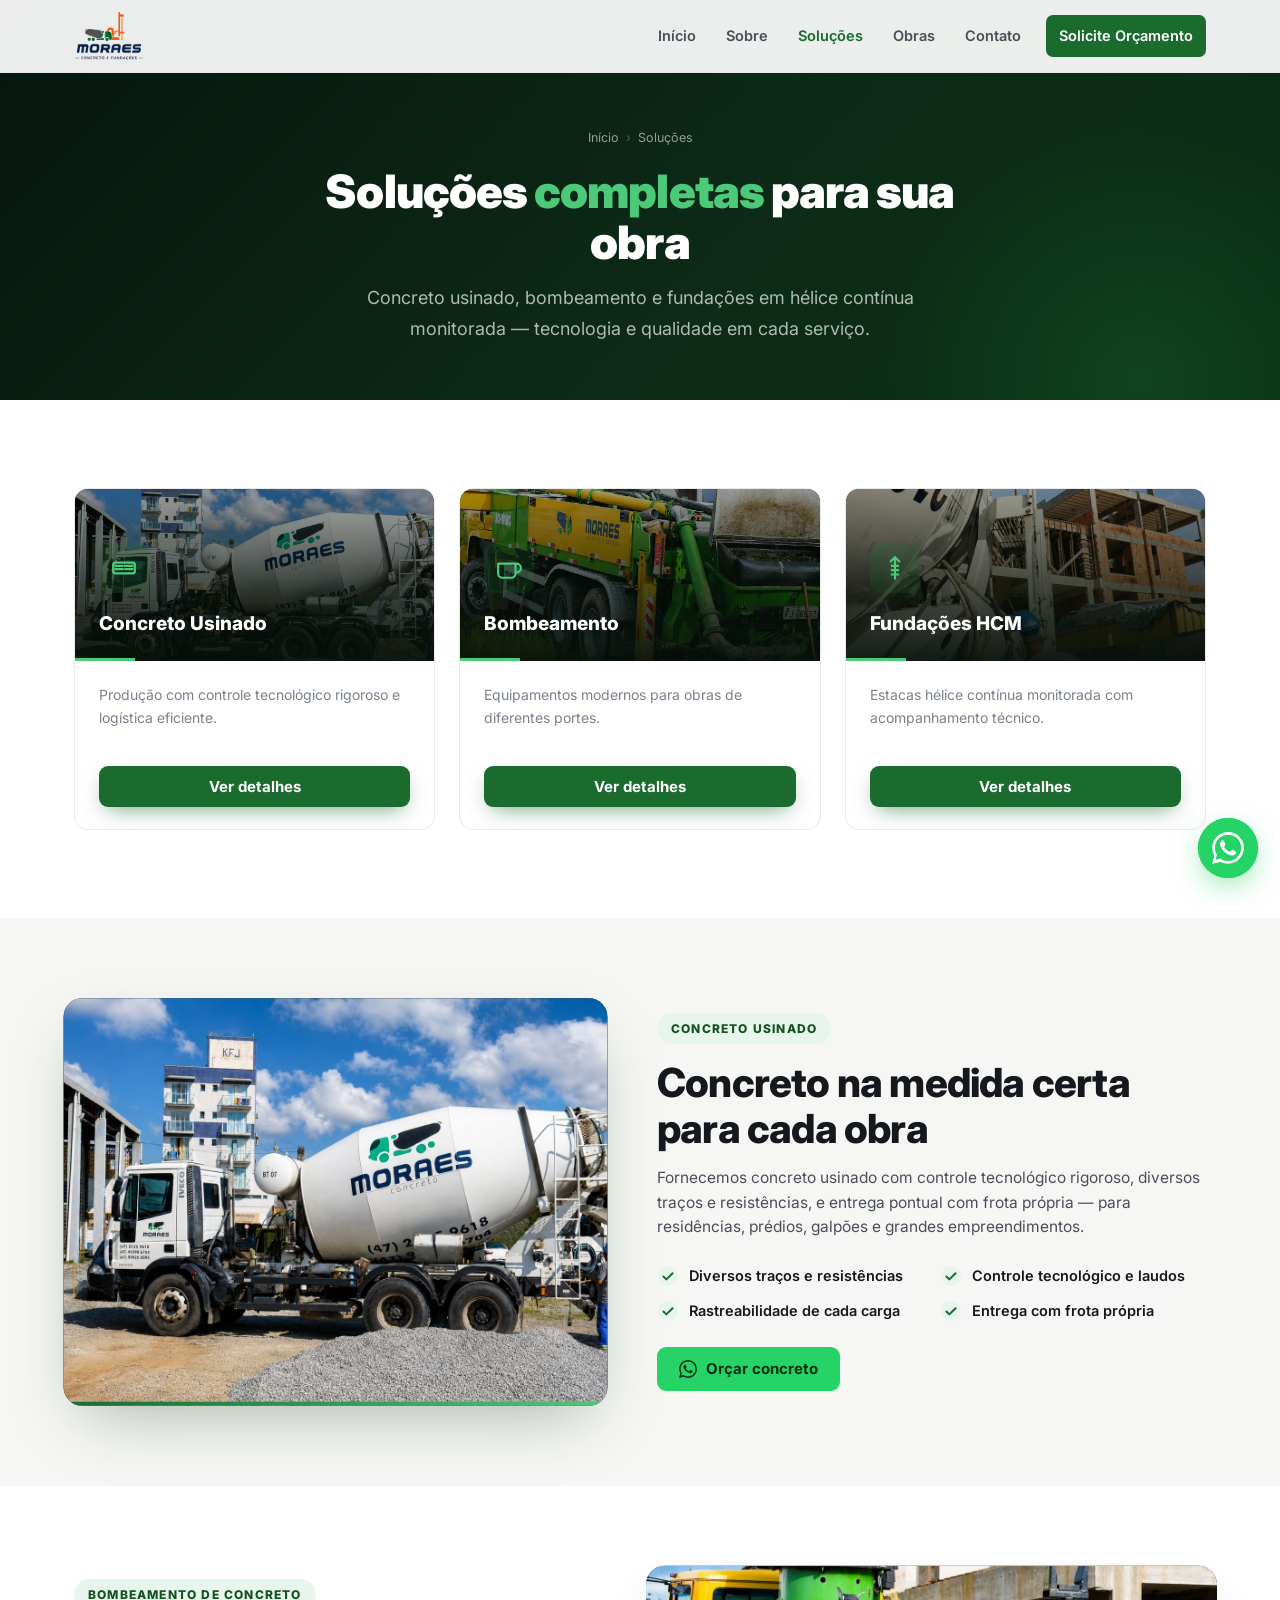
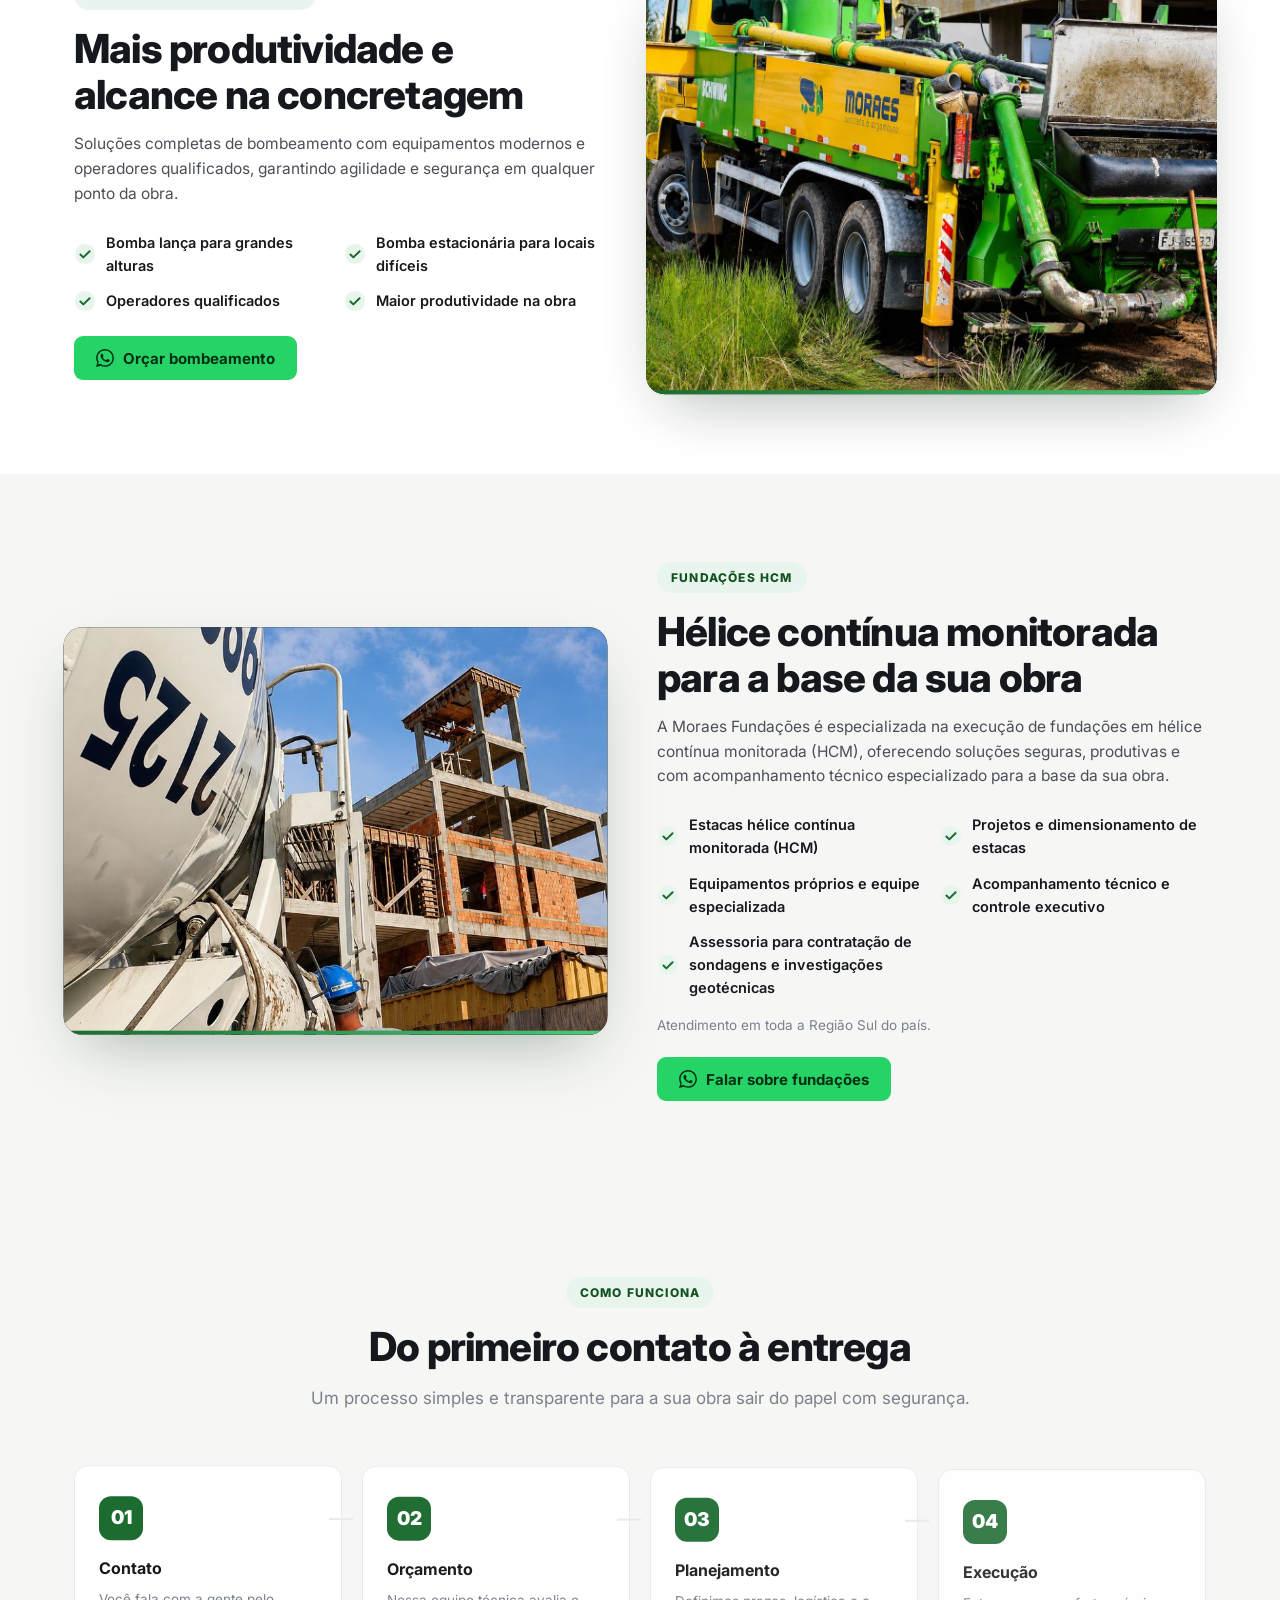
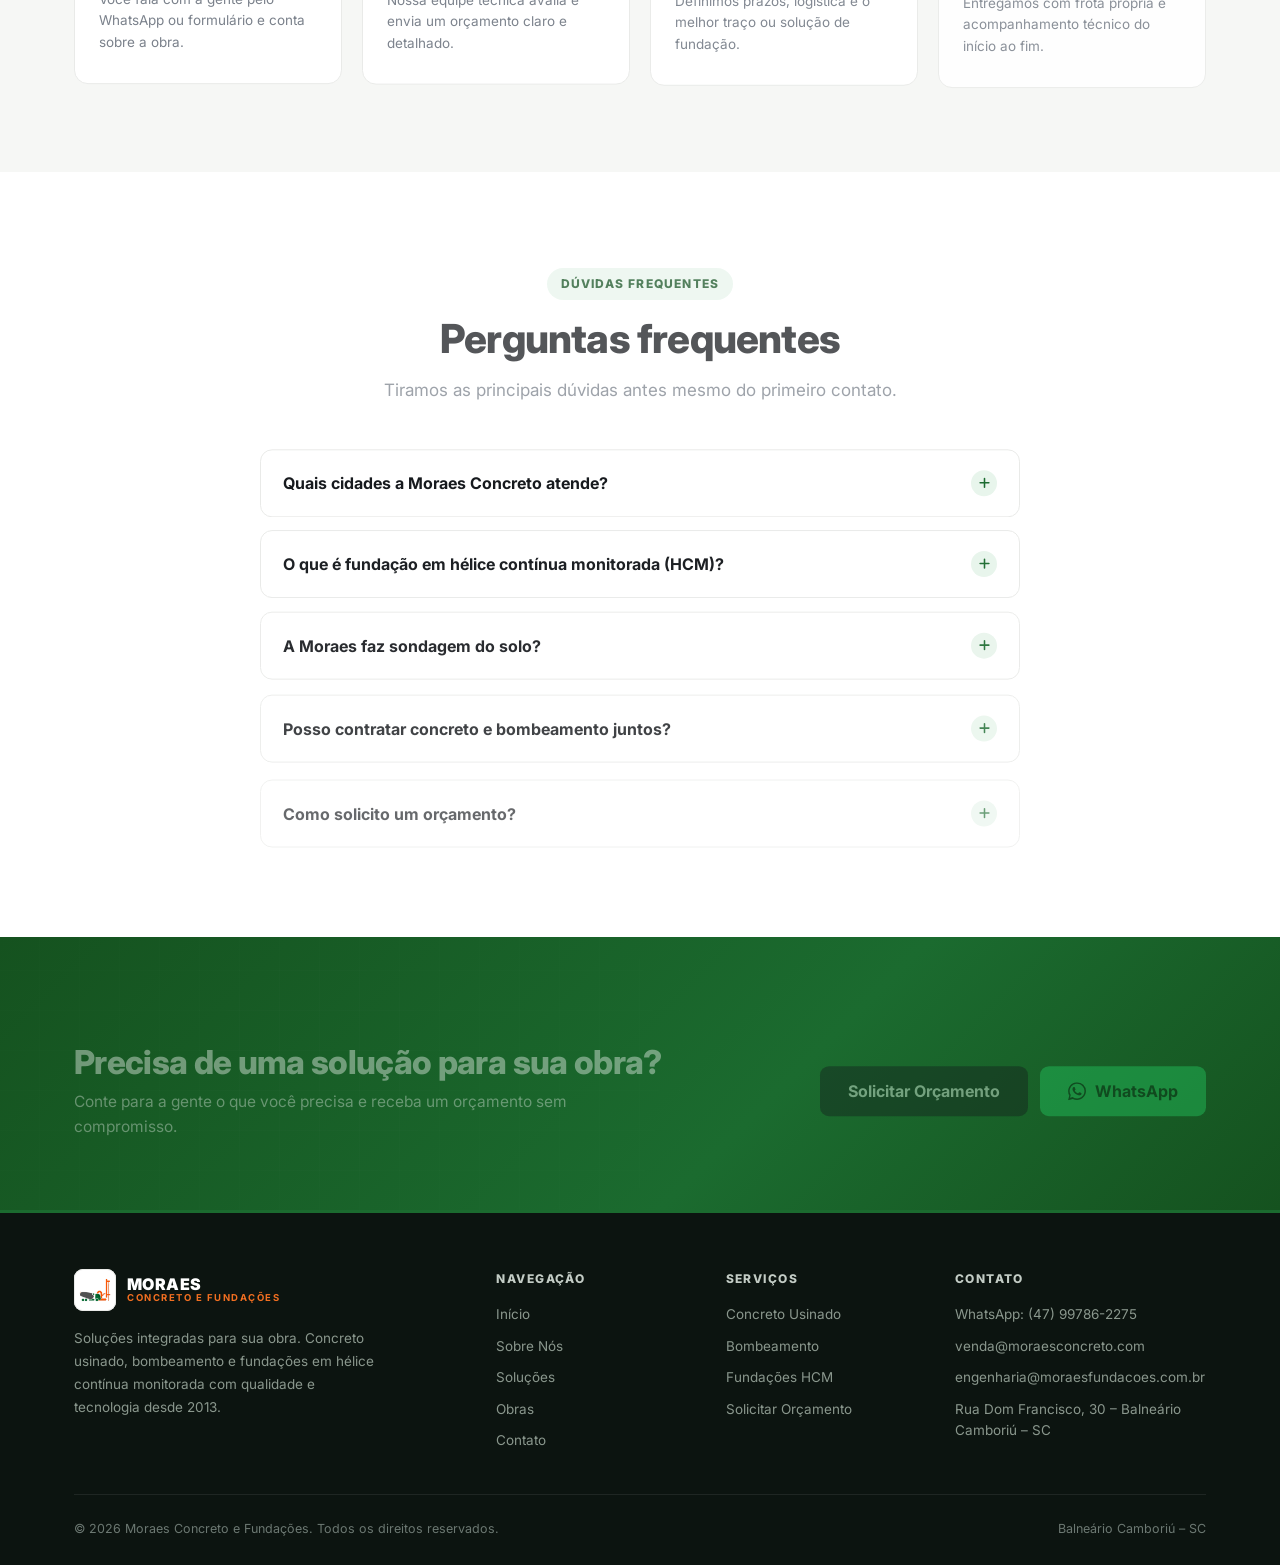
<file: solucoes.html>
<!DOCTYPE html>
<html lang="pt-BR">
<head>
<meta charset="UTF-8"/>
<meta name="viewport" content="width=device-width, initial-scale=1.0"/>
<meta name="theme-color" content="#0d2b18"/>
<link rel="icon" href="favicon.ico" sizes="any"/>
<link rel="icon" type="image/png" sizes="32x32" href="favicon-32.png"/>
<link rel="apple-touch-icon" href="apple-touch-icon.png"/>
<title>Soluções | Concreto, Bombeamento e Fundações HCM — Moraes</title>
<meta name="description" content="Concreto usinado, bombeamento de concreto e fundações em hélice contínua monitorada (HCM). Conheça em detalhe as soluções da Moraes para sua obra."/>
<link rel="preconnect" href="https://fonts.googleapis.com"/>
<link rel="preconnect" href="https://fonts.gstatic.com" crossorigin/>
<link href="https://fonts.googleapis.com/css2?family=Inter:wght@400;500;600;700;800;900&display=swap" rel="stylesheet"/>
<link rel="stylesheet" href="assets/style.css"/>
</head>
<body>

<header class="nav" id="nav">
  <div class="container nav-inner">
    <a href="index.html" class="logo" aria-label="Moraes Concreto e Fundações">
      <img src="assets/logo.png" alt="Moraes Concreto e Fundações" class="logo-img"/>
    </a>
    <nav class="nav-links" id="navLinks">
      <a href="index.html">Início</a>
      <a href="sobre.html">Sobre</a>
      <a href="solucoes.html" class="active">Soluções</a>
      <a href="obras.html">Obras</a>
      <a href="contato.html">Contato</a>
      <a href="contato.html#orcamento" class="nav-cta">Solicite Orçamento</a>
    </nav>
    <button class="nav-toggle" id="navToggle" aria-label="Abrir menu" aria-expanded="false"><span></span><span></span><span></span></button>
  </div>
</header>

<section class="page-hero">
  <div class="hero-grid-overlay"></div>
  <div class="hero-glow"></div>
  <div class="container page-hero-inner">
    <div class="crumb"><a href="index.html">Início</a><span>›</span>Soluções</div>
    <h1>Soluções <span class="accent">completas</span> para sua obra</h1>
    <p>Concreto usinado, bombeamento e fundações em hélice contínua monitorada — tecnologia e qualidade em cada serviço.</p>
  </div>
</section>

<!-- CARDS RESUMO -->
<section class="section">
  <div class="container">
    <div class="sol-grid">
      <article class="sol-card reveal">
        <div class="sol-head"><img src="assets/img/concreto.jpg" alt="Betoneira da Moraes Concreto" class="sol-head-img" loading="lazy"/><div class="sol-ico"><svg viewBox="0 0 24 24" fill="none" stroke-width="2" stroke-linecap="round" stroke-linejoin="round"><path d="M20 7H4a2 2 0 0 0-2 2v6a2 2 0 0 0 2 2h16a2 2 0 0 0 2-2V9a2 2 0 0 0-2-2z"/><path d="M4 10h7M4 13h7M13 10h7M13 13h7"/></svg></div><h3>Concreto Usinado</h3></div>
        <div class="sol-body"><p>Produção com controle tecnológico rigoroso e logística eficiente.</p><div class="sol-cta"><a href="#concreto" class="btn btn-primary btn-block">Ver detalhes</a></div></div>
      </article>
      <article class="sol-card reveal d1">
        <div class="sol-head"><img src="assets/img/bombeamento.jpg" alt="Bomba de concreto da Moraes" class="sol-head-img" loading="lazy"/><div class="sol-ico"><svg viewBox="0 0 24 24" fill="none" stroke-width="2" stroke-linecap="round" stroke-linejoin="round"><path d="M18 8h1a4 4 0 0 1 0 8h-1M2 8h16v9a4 4 0 0 1-4 4H6a4 4 0 0 1-4-4V8z"/></svg></div><h3>Bombeamento</h3></div>
        <div class="sol-body"><p>Equipamentos modernos para obras de diferentes portes.</p><div class="sol-cta"><a href="#bombeamento" class="btn btn-primary btn-block">Ver detalhes</a></div></div>
      </article>
      <article class="sol-card reveal d2">
        <div class="sol-head"><img src="assets/img/fundacoes.jpg" alt="Estrutura de obra da Moraes" class="sol-head-img" loading="lazy"/><div class="sol-ico"><svg viewBox="0 0 24 24" fill="none" stroke-width="2" stroke-linecap="round" stroke-linejoin="round"><path d="M12 2v20M8 6l4-4 4 4M9 10h6M9 14h6M9 18h6"/></svg></div><h3>Fundações HCM</h3></div>
        <div class="sol-body"><p>Estacas hélice contínua monitorada com acompanhamento técnico.</p><div class="sol-cta"><a href="#fundacoes" class="btn btn-primary btn-block">Ver detalhes</a></div></div>
      </article>
    </div>
  </div>
</section>

<!-- CONCRETO -->
<section class="section sobre" id="concreto">
  <div class="container sobre-inner">
    <div class="sobre-visual reveal"><div class="sobre-img"><img src="assets/img/concreto.jpg" alt="Caminhão betoneira da Moraes Concreto" class="sobre-photo" loading="lazy"/></div></div>
    <div class="sobre-text reveal d1">
      <span class="tag-pill">Concreto usinado</span>
      <h2 class="sec-title" style="text-align:left">Concreto na medida certa para cada obra</h2>
      <p>Fornecemos concreto usinado com controle tecnológico rigoroso, diversos traços e resistências, e entrega pontual com frota própria — para residências, prédios, galpões e grandes empreendimentos.</p>
      <ul class="check-list">
        <li><svg viewBox="0 0 24 24" fill="none"><circle cx="12" cy="12" r="11" fill="#E8F5EC"/><path d="M7 12.5l3.2 3.2L17 9" stroke="#1B6B2F" stroke-width="2.2" stroke-linecap="round" stroke-linejoin="round"/></svg>Diversos traços e resistências</li>
        <li><svg viewBox="0 0 24 24" fill="none"><circle cx="12" cy="12" r="11" fill="#E8F5EC"/><path d="M7 12.5l3.2 3.2L17 9" stroke="#1B6B2F" stroke-width="2.2" stroke-linecap="round" stroke-linejoin="round"/></svg>Controle tecnológico e laudos</li>
        <li><svg viewBox="0 0 24 24" fill="none"><circle cx="12" cy="12" r="11" fill="#E8F5EC"/><path d="M7 12.5l3.2 3.2L17 9" stroke="#1B6B2F" stroke-width="2.2" stroke-linecap="round" stroke-linejoin="round"/></svg>Rastreabilidade de cada carga</li>
        <li><svg viewBox="0 0 24 24" fill="none"><circle cx="12" cy="12" r="11" fill="#E8F5EC"/><path d="M7 12.5l3.2 3.2L17 9" stroke="#1B6B2F" stroke-width="2.2" stroke-linecap="round" stroke-linejoin="round"/></svg>Entrega com frota própria</li>
      </ul>
      <div style="margin-top:24px"><a class="btn btn-wa" data-wa="Olá! Quero um orçamento de concreto usinado."><svg viewBox="0 0 24 24" fill="currentColor"><path d="M.057 24l1.687-6.163a11.867 11.867 0 01-1.587-5.946C.16 5.335 5.495 0 12.05 0a11.817 11.817 0 018.413 3.488 11.824 11.824 0 013.48 8.414c-.003 6.557-5.338 11.892-11.893 11.892a11.9 11.9 0 01-5.688-1.448L.057 24zm6.597-3.807c1.676.995 3.276 1.591 5.392 1.592 5.448 0 9.886-4.434 9.889-9.885.002-5.462-4.415-9.89-9.881-9.892-5.452 0-9.887 4.434-9.889 9.884a9.86 9.86 0 001.51 5.26l-.999 3.648 3.978-1.039zm11.387-5.464c-.074-.124-.272-.198-.57-.347-.297-.149-1.758-.868-2.031-.967-.272-.099-.47-.149-.669.149-.198.297-.768.967-.941 1.165-.173.198-.347.223-.644.074-.297-.149-1.255-.462-2.39-1.475-.883-.788-1.48-1.761-1.653-2.059-.173-.297-.018-.458.13-.606.134-.133.298-.347.446-.521.151-.172.2-.296.3-.495.099-.198.05-.372-.025-.521-.075-.148-.669-1.611-.916-2.206-.242-.579-.487-.501-.669-.51l-.57-.01c-.198 0-.52.074-.792.372s-1.04 1.016-1.04 2.479 1.065 2.876 1.213 3.074c.149.198 2.095 3.2 5.076 4.487.709.306 1.263.489 1.694.626.712.226 1.36.194 1.872.118.571-.085 1.758-.719 2.006-1.413.248-.695.248-1.29.173-1.414z"/></svg>Orçar concreto</a></div>
    </div>
  </div>
</section>

<!-- BOMBEAMENTO -->
<section class="section" id="bombeamento">
  <div class="container sobre-inner">
    <div class="sobre-text reveal">
      <span class="tag-pill">Bombeamento de concreto</span>
      <h2 class="sec-title" style="text-align:left">Mais produtividade e alcance na concretagem</h2>
      <p>Soluções completas de bombeamento com equipamentos modernos e operadores qualificados, garantindo agilidade e segurança em qualquer ponto da obra.</p>
      <ul class="check-list">
        <li><svg viewBox="0 0 24 24" fill="none"><circle cx="12" cy="12" r="11" fill="#E8F5EC"/><path d="M7 12.5l3.2 3.2L17 9" stroke="#1B6B2F" stroke-width="2.2" stroke-linecap="round" stroke-linejoin="round"/></svg>Bomba lança para grandes alturas</li>
        <li><svg viewBox="0 0 24 24" fill="none"><circle cx="12" cy="12" r="11" fill="#E8F5EC"/><path d="M7 12.5l3.2 3.2L17 9" stroke="#1B6B2F" stroke-width="2.2" stroke-linecap="round" stroke-linejoin="round"/></svg>Bomba estacionária para locais difíceis</li>
        <li><svg viewBox="0 0 24 24" fill="none"><circle cx="12" cy="12" r="11" fill="#E8F5EC"/><path d="M7 12.5l3.2 3.2L17 9" stroke="#1B6B2F" stroke-width="2.2" stroke-linecap="round" stroke-linejoin="round"/></svg>Operadores qualificados</li>
        <li><svg viewBox="0 0 24 24" fill="none"><circle cx="12" cy="12" r="11" fill="#E8F5EC"/><path d="M7 12.5l3.2 3.2L17 9" stroke="#1B6B2F" stroke-width="2.2" stroke-linecap="round" stroke-linejoin="round"/></svg>Maior produtividade na obra</li>
      </ul>
      <div style="margin-top:24px"><a class="btn btn-wa" data-wa="Olá! Quero um orçamento de bombeamento de concreto."><svg viewBox="0 0 24 24" fill="currentColor"><path d="M.057 24l1.687-6.163a11.867 11.867 0 01-1.587-5.946C.16 5.335 5.495 0 12.05 0a11.817 11.817 0 018.413 3.488 11.824 11.824 0 013.48 8.414c-.003 6.557-5.338 11.892-11.893 11.892a11.9 11.9 0 01-5.688-1.448L.057 24zm6.597-3.807c1.676.995 3.276 1.591 5.392 1.592 5.448 0 9.886-4.434 9.889-9.885.002-5.462-4.415-9.89-9.881-9.892-5.452 0-9.887 4.434-9.889 9.884a9.86 9.86 0 001.51 5.26l-.999 3.648 3.978-1.039zm11.387-5.464c-.074-.124-.272-.198-.57-.347-.297-.149-1.758-.868-2.031-.967-.272-.099-.47-.149-.669.149-.198.297-.768.967-.941 1.165-.173.198-.347.223-.644.074-.297-.149-1.255-.462-2.39-1.475-.883-.788-1.48-1.761-1.653-2.059-.173-.297-.018-.458.13-.606.134-.133.298-.347.446-.521.151-.172.2-.296.3-.495.099-.198.05-.372-.025-.521-.075-.148-.669-1.611-.916-2.206-.242-.579-.487-.501-.669-.51l-.57-.01c-.198 0-.52.074-.792.372s-1.04 1.016-1.04 2.479 1.065 2.876 1.213 3.074c.149.198 2.095 3.2 5.076 4.487.709.306 1.263.489 1.694.626.712.226 1.36.194 1.872.118.571-.085 1.758-.719 2.006-1.413.248-.695.248-1.29.173-1.414z"/></svg>Orçar bombeamento</a></div>
    </div>
    <div class="sobre-visual reveal d1"><div class="sobre-img"><img src="assets/img/bombeamento.jpg" alt="Bomba de concreto da Moraes em operação" class="sobre-photo" loading="lazy"/></div></div>
  </div>
</section>

<!-- FUNDAÇÕES -->
<section class="section sobre" id="fundacoes">
  <div class="container sobre-inner">
    <div class="sobre-visual reveal"><div class="sobre-img"><img src="assets/img/fundacoes.jpg" alt="Estrutura de obra executada pela Moraes" class="sobre-photo" loading="lazy"/></div></div>
    <div class="sobre-text reveal d1">
      <span class="tag-pill">Fundações HCM</span>
      <h2 class="sec-title" style="text-align:left">Hélice contínua monitorada para a base da sua obra</h2>
      <p>A Moraes Fundações é especializada na execução de fundações em hélice contínua monitorada (HCM), oferecendo soluções seguras, produtivas e com acompanhamento técnico especializado para a base da sua obra.</p>
      <ul class="check-list">
        <li><svg viewBox="0 0 24 24" fill="none"><circle cx="12" cy="12" r="11" fill="#E8F5EC"/><path d="M7 12.5l3.2 3.2L17 9" stroke="#1B6B2F" stroke-width="2.2" stroke-linecap="round" stroke-linejoin="round"/></svg>Estacas hélice contínua monitorada (HCM)</li>
        <li><svg viewBox="0 0 24 24" fill="none"><circle cx="12" cy="12" r="11" fill="#E8F5EC"/><path d="M7 12.5l3.2 3.2L17 9" stroke="#1B6B2F" stroke-width="2.2" stroke-linecap="round" stroke-linejoin="round"/></svg>Projetos e dimensionamento de estacas</li>
        <li><svg viewBox="0 0 24 24" fill="none"><circle cx="12" cy="12" r="11" fill="#E8F5EC"/><path d="M7 12.5l3.2 3.2L17 9" stroke="#1B6B2F" stroke-width="2.2" stroke-linecap="round" stroke-linejoin="round"/></svg>Equipamentos próprios e equipe especializada</li>
        <li><svg viewBox="0 0 24 24" fill="none"><circle cx="12" cy="12" r="11" fill="#E8F5EC"/><path d="M7 12.5l3.2 3.2L17 9" stroke="#1B6B2F" stroke-width="2.2" stroke-linecap="round" stroke-linejoin="round"/></svg>Acompanhamento técnico e controle executivo</li>
        <li><svg viewBox="0 0 24 24" fill="none"><circle cx="12" cy="12" r="11" fill="#E8F5EC"/><path d="M7 12.5l3.2 3.2L17 9" stroke="#1B6B2F" stroke-width="2.2" stroke-linecap="round" stroke-linejoin="round"/></svg>Assessoria para contratação de sondagens e investigações geotécnicas</li>
      </ul>
      <p style="margin-top:16px;font-size:13.5px;color:var(--muted)">Atendimento em toda a Região Sul do país.</p>
      <div style="margin-top:20px"><a class="btn btn-wa" data-wa="Olá! Quero falar sobre fundações em hélice contínua monitorada (HCM)."><svg viewBox="0 0 24 24" fill="currentColor"><path d="M.057 24l1.687-6.163a11.867 11.867 0 01-1.587-5.946C.16 5.335 5.495 0 12.05 0a11.817 11.817 0 018.413 3.488 11.824 11.824 0 013.48 8.414c-.003 6.557-5.338 11.892-11.893 11.892a11.9 11.9 0 01-5.688-1.448L.057 24zm6.597-3.807c1.676.995 3.276 1.591 5.392 1.592 5.448 0 9.886-4.434 9.889-9.885.002-5.462-4.415-9.89-9.881-9.892-5.452 0-9.887 4.434-9.889 9.884a9.86 9.86 0 001.51 5.26l-.999 3.648 3.978-1.039zm11.387-5.464c-.074-.124-.272-.198-.57-.347-.297-.149-1.758-.868-2.031-.967-.272-.099-.47-.149-.669.149-.198.297-.768.967-.941 1.165-.173.198-.347.223-.644.074-.297-.149-1.255-.462-2.39-1.475-.883-.788-1.48-1.761-1.653-2.059-.173-.297-.018-.458.13-.606.134-.133.298-.347.446-.521.151-.172.2-.296.3-.495.099-.198.05-.372-.025-.521-.075-.148-.669-1.611-.916-2.206-.242-.579-.487-.501-.669-.51l-.57-.01c-.198 0-.52.074-.792.372s-1.04 1.016-1.04 2.479 1.065 2.876 1.213 3.074c.149.198 2.095 3.2 5.076 4.487.709.306 1.263.489 1.694.626.712.226 1.36.194 1.872.118.571-.085 1.758-.719 2.006-1.413.248-.695.248-1.29.173-1.414z"/></svg>Falar sobre fundações</a></div>
    </div>
  </div>
</section>

<!-- COMO FUNCIONA -->
<section class="section steps">
  <div class="container">
    <div class="sec-head reveal"><span class="tag-pill">Como funciona</span><h2 class="sec-title">Do primeiro contato à entrega</h2><p class="sec-sub">Um processo simples e transparente para a sua obra sair do papel com segurança.</p></div>
    <div class="steps-grid">
      <div class="step reveal"><div class="step-num"></div><h4>Contato</h4><p>Você fala com a gente pelo WhatsApp ou formulário e conta sobre a obra.</p></div>
      <div class="step reveal d1"><div class="step-num"></div><h4>Orçamento</h4><p>Nossa equipe técnica avalia e envia um orçamento claro e detalhado.</p></div>
      <div class="step reveal d2"><div class="step-num"></div><h4>Planejamento</h4><p>Definimos prazos, logística e o melhor traço ou solução de fundação.</p></div>
      <div class="step reveal d3"><div class="step-num"></div><h4>Execução</h4><p>Entregamos com frota própria e acompanhamento técnico do início ao fim.</p></div>
    </div>
  </div>
</section>

<!-- FAQ -->
<section class="section" id="faq">
  <div class="container">
    <div class="sec-head reveal"><span class="tag-pill">Dúvidas frequentes</span><h2 class="sec-title">Perguntas frequentes</h2><p class="sec-sub">Tiramos as principais dúvidas antes mesmo do primeiro contato.</p></div>
    <div class="faq-wrap">
      <div class="faq-item reveal"><button class="faq-q" aria-expanded="false">Quais cidades a Moraes Concreto atende?<span class="ico"><svg viewBox="0 0 24 24" fill="none" stroke-width="2.5" stroke-linecap="round"><path d="M12 5v14M5 12h14"/></svg></span></button><div class="faq-a"><div class="faq-a-inner">A concreteira atende Balneário Camboriú, Camboriú, Itajaí, Itapema, Bombinhas e Porto Belo. Já a Moraes Fundações executa obras em toda a Região Sul do país.</div></div></div>
      <div class="faq-item reveal"><button class="faq-q" aria-expanded="false">O que é fundação em hélice contínua monitorada (HCM)?<span class="ico"><svg viewBox="0 0 24 24" fill="none" stroke-width="2.5" stroke-linecap="round"><path d="M12 5v14M5 12h14"/></svg></span></button><div class="faq-a"><div class="faq-a-inner">É um tipo de estaca executada com perfuração contínua e monitoramento eletrônico de todos os parâmetros (torque, profundidade, pressão de concreto), garantindo segurança, produtividade e controle de qualidade da fundação.</div></div></div>
      <div class="faq-item reveal"><button class="faq-q" aria-expanded="false">A Moraes faz sondagem do solo?<span class="ico"><svg viewBox="0 0 24 24" fill="none" stroke-width="2.5" stroke-linecap="round"><path d="M12 5v14M5 12h14"/></svg></span></button><div class="faq-a"><div class="faq-a-inner">A execução de sondagens é feita por empresas parceiras. Nós oferecemos assessoria para a contratação de sondagens e investigações geotécnicas, além do acompanhamento técnico necessário para o projeto de fundação.</div></div></div>
      <div class="faq-item reveal"><button class="faq-q" aria-expanded="false">Posso contratar concreto e bombeamento juntos?<span class="ico"><svg viewBox="0 0 24 24" fill="none" stroke-width="2.5" stroke-linecap="round"><path d="M12 5v14M5 12h14"/></svg></span></button><div class="faq-a"><div class="faq-a-inner">Sim! Essa é uma das nossas vantagens. Fornecemos o concreto usinado e o bombeamento de forma integrada, ganhando tempo e reduzindo a quantidade de fornecedores na sua obra.</div></div></div>
      <div class="faq-item reveal"><button class="faq-q" aria-expanded="false">Como solicito um orçamento?<span class="ico"><svg viewBox="0 0 24 24" fill="none" stroke-width="2.5" stroke-linecap="round"><path d="M12 5v14M5 12h14"/></svg></span></button><div class="faq-a"><div class="faq-a-inner">É rápido: clique em qualquer botão de WhatsApp, ou preencha o formulário na página de contato. Nossa equipe responde em até 2 horas em horário comercial.</div></div></div>
    </div>
  </div>
</section>

<!-- CTA BAND -->
<section class="section cta-band">
  <div class="container cta-band-inner reveal">
    <div><h2>Precisa de uma solução para sua obra?</h2><p>Conte para a gente o que você precisa e receba um orçamento sem compromisso.</p></div>
    <div class="cta-band-btns">
      <a href="contato.html#orcamento" class="btn btn-dark btn-lg">Solicitar Orçamento</a>
      <a class="btn btn-wa btn-lg" data-wa="Olá! Quero um orçamento com a Moraes."><svg viewBox="0 0 24 24" fill="currentColor"><path d="M.057 24l1.687-6.163a11.867 11.867 0 01-1.587-5.946C.16 5.335 5.495 0 12.05 0a11.817 11.817 0 018.413 3.488 11.824 11.824 0 013.48 8.414c-.003 6.557-5.338 11.892-11.893 11.892a11.9 11.9 0 01-5.688-1.448L.057 24zm6.597-3.807c1.676.995 3.276 1.591 5.392 1.592 5.448 0 9.886-4.434 9.889-9.885.002-5.462-4.415-9.89-9.881-9.892-5.452 0-9.887 4.434-9.889 9.884a9.86 9.86 0 001.51 5.26l-.999 3.648 3.978-1.039zm11.387-5.464c-.074-.124-.272-.198-.57-.347-.297-.149-1.758-.868-2.031-.967-.272-.099-.47-.149-.669.149-.198.297-.768.967-.941 1.165-.173.198-.347.223-.644.074-.297-.149-1.255-.462-2.39-1.475-.883-.788-1.48-1.761-1.653-2.059-.173-.297-.018-.458.13-.606.134-.133.298-.347.446-.521.151-.172.2-.296.3-.495.099-.198.05-.372-.025-.521-.075-.148-.669-1.611-.916-2.206-.242-.579-.487-.501-.669-.51l-.57-.01c-.198 0-.52.074-.792.372s-1.04 1.016-1.04 2.479 1.065 2.876 1.213 3.074c.149.198 2.095 3.2 5.076 4.487.709.306 1.263.489 1.694.626.712.226 1.36.194 1.872.118.571-.085 1.758-.719 2.006-1.413.248-.695.248-1.29.173-1.414z"/></svg>WhatsApp</a>
    </div>
  </div>
</section>

<div data-include="footer"></div>

<a class="wa-float" data-wa="Olá! Vim pelo site e gostaria de mais informações." aria-label="Falar no WhatsApp"><svg viewBox="0 0 24 24"><path d="M.057 24l1.687-6.163a11.867 11.867 0 01-1.587-5.946C.16 5.335 5.495 0 12.05 0a11.817 11.817 0 018.413 3.488 11.824 11.824 0 013.48 8.414c-.003 6.557-5.338 11.892-11.893 11.892a11.9 11.9 0 01-5.688-1.448L.057 24zm6.597-3.807c1.676.995 3.276 1.591 5.392 1.592 5.448 0 9.886-4.434 9.889-9.885.002-5.462-4.415-9.89-9.881-9.892-5.452 0-9.887 4.434-9.889 9.884a9.86 9.86 0 001.51 5.26l-.999 3.648 3.978-1.039zm11.387-5.464c-.074-.124-.272-.198-.57-.347-.297-.149-1.758-.868-2.031-.967-.272-.099-.47-.149-.669.149-.198.297-.768.967-.941 1.165-.173.198-.347.223-.644.074-.297-.149-1.255-.462-2.39-1.475-.883-.788-1.48-1.761-1.653-2.059-.173-.297-.018-.458.13-.606.134-.133.298-.347.446-.521.151-.172.2-.296.3-.495.099-.198.05-.372-.025-.521-.075-.148-.669-1.611-.916-2.206-.242-.579-.487-.501-.669-.51l-.57-.01c-.198 0-.52.074-.792.372s-1.04 1.016-1.04 2.479 1.065 2.876 1.213 3.074c.149.198 2.095 3.2 5.076 4.487.709.306 1.263.489 1.694.626.712.226 1.36.194 1.872.118.571-.085 1.758-.719 2.006-1.413.248-.695.248-1.29.173-1.414z"/></svg></a>

<div class="mobcta">
  <a href="tel:+5547997862275" class="m-call"><svg viewBox="0 0 24 24" fill="none" stroke-width="2" stroke-linecap="round" stroke-linejoin="round"><path d="M22 16.92v3a2 2 0 0 1-2.18 2 19.79 19.79 0 0 1-8.63-3.07 19.5 19.5 0 0 1-6-6 19.79 19.79 0 0 1-3.07-8.67A2 2 0 0 1 4.11 2h3a2 2 0 0 1 2 1.72c.13.96.36 1.9.7 2.81a2 2 0 0 1-.45 2.11L8.09 9.91a16 16 0 0 0 6 6l1.27-1.27a2 2 0 0 1 2.11-.45c.91.34 1.85.57 2.81.7A2 2 0 0 1 22 16.92z"/></svg>Ligar</a>
  <a class="m-wa" data-wa="Olá! Vim pelo site da Moraes."><svg viewBox="0 0 24 24"><path d="M.057 24l1.687-6.163a11.867 11.867 0 01-1.587-5.946C.16 5.335 5.495 0 12.05 0a11.817 11.817 0 018.413 3.488 11.824 11.824 0 013.48 8.414c-.003 6.557-5.338 11.892-11.893 11.892a11.9 11.9 0 01-5.688-1.448L.057 24zm6.597-3.807c1.676.995 3.276 1.591 5.392 1.592 5.448 0 9.886-4.434 9.889-9.885.002-5.462-4.415-9.89-9.881-9.892-5.452 0-9.887 4.434-9.889 9.884a9.86 9.86 0 001.51 5.26l-.999 3.648 3.978-1.039zm11.387-5.464c-.074-.124-.272-.198-.57-.347-.297-.149-1.758-.868-2.031-.967-.272-.099-.47-.149-.669.149-.198.297-.768.967-.941 1.165-.173.198-.347.223-.644.074-.297-.149-1.255-.462-2.39-1.475-.883-.788-1.48-1.761-1.653-2.059-.173-.297-.018-.458.13-.606.134-.133.298-.347.446-.521.151-.172.2-.296.3-.495.099-.198.05-.372-.025-.521-.075-.148-.669-1.611-.916-2.206-.242-.579-.487-.501-.669-.51l-.57-.01c-.198 0-.52.074-.792.372s-1.04 1.016-1.04 2.479 1.065 2.876 1.213 3.074c.149.198 2.095 3.2 5.076 4.487.709.306 1.263.489 1.694.626.712.226 1.36.194 1.872.118.571-.085 1.758-.719 2.006-1.413.248-.695.248-1.29.173-1.414z"/></svg>WhatsApp</a>
</div>

<script src="assets/vendor/gsap.min.js"></script>
<script src="assets/vendor/ScrollTrigger.min.js"></script>
<script src="assets/footer.js"></script>
<script src="assets/main.js"></script>
<script src="assets/anim.js"></script>
</body>
</html>
</file>
<file: assets/style.css>
:root{
  --green:#1B6B2F;
  --green-2:#145222;
  --green-soft:#4DC97A;
  --green-tint:#E8F5EC;
  --navy:#0d2b4a;
  --orange:#F26F21;
  --ink:#15181c;
  --ink-2:#4a4f57;
  --muted:#7a818b;
  --bg:#ffffff;
  --bg-soft:#f6f7f5;
  --line:#e9eae8;
  --dark:#0c1410;
  --dark-2:#101a14;
  --radius:14px;
  --shadow-sm:0 1px 3px rgba(0,0,0,.06),0 1px 2px rgba(0,0,0,.04);
  --shadow-md:0 10px 30px -12px rgba(13,43,24,.25);
  --shadow-lg:0 24px 60px -20px rgba(13,43,24,.35);
  --max:1180px;
  --ease:cubic-bezier(.2,.7,.2,1);
}

*{box-sizing:border-box;margin:0;padding:0}
html{scroll-behavior:smooth;scroll-padding-top:84px;-webkit-text-size-adjust:100%}
body{font-family:'Inter',system-ui,-apple-system,sans-serif;color:var(--ink);background:var(--bg);line-height:1.6;overflow-x:hidden;-webkit-font-smoothing:antialiased}
img{max-width:100%;display:block}
a{color:inherit;text-decoration:none}
ul{list-style:none}
.container{width:100%;max-width:var(--max);margin:0 auto;padding:0 24px}
.section{padding:88px 0}
section{scroll-margin-top:80px}
.center{text-align:center}

/* Buttons */
.btn{display:inline-flex;align-items:center;justify-content:center;gap:9px;font-size:15px;font-weight:700;border-radius:9px;padding:13px 22px;cursor:pointer;border:0;transition:transform .25s var(--ease),box-shadow .25s var(--ease),background .25s var(--ease);white-space:nowrap;line-height:1}
.btn svg{width:18px;height:18px;flex-shrink:0}
.btn-primary{background:var(--green);color:#fff;box-shadow:0 8px 22px -8px rgba(27,107,47,.7)}
.btn-primary:hover{background:#1c7833;transform:translateY(-2px);box-shadow:0 14px 30px -10px rgba(27,107,47,.75)}
.btn-wa{background:#25D366;color:#072e15}
.btn-wa:hover{background:#1ebe5a;transform:translateY(-2px)}
.btn-ghost{background:transparent;color:#fff;border:1.5px solid rgba(255,255,255,.3)}
.btn-ghost:hover{border-color:#fff;background:rgba(255,255,255,.08);transform:translateY(-2px)}
.btn-dark{background:var(--ink);color:#fff}
.btn-dark:hover{background:#000;transform:translateY(-2px)}
.btn-block{width:100%;white-space:normal}
.btn-lg{padding:16px 28px;font-size:16px}

/* Headings */
.tag-pill{display:inline-block;background:var(--green-tint);color:var(--green-2);font-size:12px;font-weight:800;letter-spacing:.1em;text-transform:uppercase;padding:6px 14px;border-radius:100px;margin-bottom:16px}
.tag-pill.on-dark{background:rgba(77,201,122,.14);color:#A8D5B5}
.sec-head{text-align:center;max-width:680px;margin:0 auto 52px}
.sec-head.left{text-align:left;margin-left:0}
h2.sec-title{font-size:clamp(26px,4vw,40px);font-weight:800;line-height:1.15;letter-spacing:-.02em;margin-bottom:14px}
.sec-sub{font-size:clamp(15px,2vw,17px);color:var(--muted);line-height:1.7}

/* Logo */
.logo{display:flex;align-items:center;gap:11px}
.logo-img{height:48px;width:auto;display:block}
@media (max-width:520px){ .logo-img{height:40px} }
.logo-mark{width:42px;height:42px;border-radius:9px;flex-shrink:0;background:#fff;display:flex;align-items:center;justify-content:center;overflow:hidden;box-shadow:inset 0 0 0 1px var(--line)}
.logo-mark img{width:100%;height:100%;object-fit:contain;padding:3px}
.logo-txt{display:flex;flex-direction:column;line-height:1.05}
.logo-txt strong{font-size:16px;font-weight:900;letter-spacing:.03em;color:var(--navy)}
.logo-txt span{font-size:9.5px;font-weight:700;letter-spacing:.16em;text-transform:uppercase;color:var(--orange)}
.logo.on-dark .logo-txt strong{color:#fff}

/* Nav */
.nav{position:fixed;top:0;left:0;right:0;z-index:100;background:rgba(255,255,255,.92);backdrop-filter:blur(12px);border-bottom:1px solid var(--line);transition:box-shadow .3s,background .3s}
.nav.scrolled{box-shadow:0 6px 24px -14px rgba(0,0,0,.25)}
.nav-inner{display:flex;align-items:center;justify-content:space-between;height:72px}
.nav-links{display:flex;align-items:center;gap:4px}
.nav-links a{font-size:14.5px;font-weight:600;color:var(--ink-2);padding:9px 13px;border-radius:7px;transition:color .2s,background .2s}
.nav-links a:hover{color:var(--green);background:var(--green-tint)}
.nav-links a.active{color:var(--green)}
.nav-links a.nav-cta{background:var(--green);color:#fff;margin-left:8px}
.nav-links a.nav-cta:hover{background:#1c7833;color:#fff}
.nav-toggle{display:none;background:none;border:0;cursor:pointer;width:42px;height:42px;border-radius:8px}
.nav-toggle span{display:block;width:22px;height:2px;background:var(--ink);margin:5px auto;border-radius:2px;transition:.3s}
.nav-toggle.open span:nth-child(1){transform:translateY(7px) rotate(45deg)}
.nav-toggle.open span:nth-child(2){opacity:0}
.nav-toggle.open span:nth-child(3){transform:translateY(-7px) rotate(-45deg)}

/* Hero (home) */
.hero{position:relative;overflow:hidden;color:#fff;background:linear-gradient(135deg,rgba(6,21,13,.94) 0%,rgba(13,43,24,.82) 52%,rgba(10,46,18,.9) 100%),#0a2e12 url('img/hero.jpg') center/cover no-repeat;padding:128px 0 84px}
.hero-grid-overlay{position:absolute;inset:0;pointer-events:none;background-image:repeating-linear-gradient(0deg,transparent,transparent 39px,rgba(255,255,255,.022) 40px),repeating-linear-gradient(90deg,transparent,transparent 39px,rgba(255,255,255,.022) 40px);mask-image:radial-gradient(circle at 70% 40%,#000,transparent 75%)}
.hero-glow{position:absolute;right:-120px;top:30%;width:520px;height:520px;pointer-events:none;background:radial-gradient(circle,rgba(27,107,47,.35) 0%,transparent 70%)}
.hero-glow.two{left:-160px;top:auto;bottom:-180px;width:440px;height:440px;background:radial-gradient(circle,rgba(242,111,33,.12) 0%,transparent 70%)}
.hero-inner{position:relative;z-index:2;display:grid;grid-template-columns:1.05fr .95fr;gap:54px;align-items:center}

/* Hero carrossel */
.hero-carousel{position:relative;z-index:2}
.hero-viewport{overflow:hidden;border-radius:4px}
.hero-track{display:flex;transition:transform .7s var(--ease);will-change:transform}
.hero-slide{min-width:100%;display:grid;grid-template-columns:1.05fr .95fr;gap:54px;align-items:center}
.hero-col-text{min-width:0}
.hero-dots{display:flex;gap:9px;justify-content:center;margin-top:30px}
.hero-dot{width:10px;height:10px;padding:0;border:0;border-radius:50%;cursor:pointer;
  background:rgba(255,255,255,.28);transition:width .3s var(--ease),background .3s}
.hero-dot.active{width:28px;border-radius:5px;background:var(--green-soft)}
.hero-stats-full{margin-top:34px}
.hero-badge{display:inline-flex;align-items:center;gap:7px;background:rgba(27,107,47,.18);border:1px solid rgba(77,201,122,.35);color:#9fe5b6;font-size:12px;font-weight:700;text-transform:uppercase;letter-spacing:.08em;padding:7px 14px;border-radius:100px;margin-bottom:22px}
.hero-badge::before{content:'';width:7px;height:7px;background:var(--green-soft);border-radius:50%;box-shadow:0 0 0 4px rgba(77,201,122,.2)}
.hero h1{font-size:clamp(33px,5.2vw,54px);font-weight:900;line-height:1.08;letter-spacing:-.025em;margin-bottom:20px}
.hero h1 .accent{color:var(--green-soft)}
.hero-p{font-size:clamp(15px,2.2vw,18px);color:#aebbb0;line-height:1.7;max-width:480px;margin-bottom:24px}
.hero-trust{display:flex;align-items:center;gap:16px;margin-bottom:26px;flex-wrap:wrap}
.hero-stars{display:flex;align-items:center;gap:8px;color:#cdd6cf;font-size:13px;font-weight:600}
.stars{display:inline-flex;gap:2px}
.stars svg{width:16px;height:16px;fill:#f5b400}
.hero-btns{display:flex;flex-wrap:wrap;gap:12px;margin-bottom:40px}
.hero-stats{display:grid;grid-template-columns:repeat(3,1fr);gap:1px;background:rgba(255,255,255,.08);border:1px solid rgba(255,255,255,.1);border-radius:14px;overflow:hidden}
.stat-cell{background:rgba(255,255,255,.03);padding:20px 14px;text-align:center}
.stat-num{font-size:clamp(26px,3.5vw,34px);font-weight:900;color:var(--green-soft);letter-spacing:-.02em}
.stat-lbl{font-size:11px;color:#8a978d;text-transform:uppercase;letter-spacing:.06em;margin-top:5px;line-height:1.3}
.hero-cards{display:flex;flex-direction:column;gap:14px}
.hero-card{background:rgba(255,255,255,.05);border:1px solid rgba(255,255,255,.1);border-radius:14px;padding:18px 20px;display:flex;align-items:center;gap:16px;backdrop-filter:blur(6px);transition:transform .3s var(--ease),border-color .3s}
.hero-card:hover{transform:translateX(6px);border-color:rgba(77,201,122,.4)}
.hero-card-ico{width:48px;height:48px;border-radius:11px;flex-shrink:0;background:rgba(27,107,47,.22);display:flex;align-items:center;justify-content:center}
.hero-card-ico svg{width:24px;height:24px;stroke:var(--green-soft)}
.hero-card h4{font-size:15.5px;font-weight:700;color:#fff;margin-bottom:3px}
.hero-card p{font-size:12.5px;color:#93a098;line-height:1.45}

/* Page hero (inner pages) */
.page-hero{position:relative;overflow:hidden;color:#fff;background:linear-gradient(135deg,#06150d,#0d2b18 60%,#0a2e12);padding:124px 0 56px;text-align:center}
.page-hero .hero-grid-overlay{mask-image:radial-gradient(circle at 50% 40%,#000,transparent 80%)}
.page-hero-inner{position:relative;z-index:2;max-width:740px;margin:0 auto}
.page-hero h1{font-size:clamp(30px,4.6vw,46px);font-weight:900;line-height:1.1;letter-spacing:-.02em;margin-bottom:16px}
.page-hero h1 .accent{color:var(--green-soft)}
.page-hero p{font-size:clamp(15px,2vw,18px);color:#aebbb0;line-height:1.7;max-width:580px;margin:0 auto}
.crumb{display:inline-flex;align-items:center;gap:7px;font-size:12.5px;color:#8aa394;margin-bottom:18px}
.crumb a:hover{color:var(--green-soft)}
.crumb span{opacity:.5}

/* Trust bar */
.trust-bar{background:#fff;border-bottom:1px solid var(--line)}
.trust-inner{display:grid;grid-template-columns:repeat(4,1fr);gap:20px;padding:26px 0}
.trust-item{display:flex;align-items:center;gap:13px}
.trust-ico{width:46px;height:46px;border-radius:11px;background:var(--green-tint);display:flex;align-items:center;justify-content:center;flex-shrink:0}
.trust-ico svg{width:24px;height:24px;stroke:var(--green)}
.trust-item strong{display:block;font-size:15px;font-weight:800;color:var(--ink);line-height:1.2}
.trust-item span{font-size:12.5px;color:var(--muted)}

/* Sobre */
.sobre{background:var(--bg-soft)}
.sobre-inner{display:grid;grid-template-columns:1fr 1.05fr;gap:60px;align-items:center}
.sobre-visual{position:relative}
.sobre-img{border-radius:18px;aspect-ratio:4/3;position:relative;overflow:hidden;background:linear-gradient(135deg,#13251a,#0c1410);box-shadow:var(--shadow-lg);display:flex;align-items:center;justify-content:center}
.sobre-img::after{content:'';position:absolute;left:0;right:0;bottom:0;height:4px;background:linear-gradient(90deg,var(--green),var(--green-soft))}
.sobre-img .sobre-photo{position:absolute;inset:0;width:100%;height:100%;object-fit:cover;object-position:center 30%}
.sobre-img .ph{text-align:center;color:#3a4a40}
.sobre-img .ph svg{width:54px;height:54px;stroke:#3a4a40;margin:0 auto 10px}
.sobre-img .ph p{font-size:12px}
.sobre-year{position:absolute;bottom:-22px;left:28px;background:var(--green);color:#fff;padding:16px 22px;border-radius:14px;border:2px solid var(--green-soft);box-shadow:var(--shadow-md)}
.sobre-year strong{display:block;font-size:30px;font-weight:900;line-height:1}
.sobre-year span{font-size:10px;text-transform:uppercase;letter-spacing:.1em;opacity:.92}
.sobre-text p{font-size:15.5px;color:var(--ink-2);margin-bottom:16px}
.sobre-text strong{color:var(--ink)}
.check-list{display:grid;grid-template-columns:1fr 1fr;gap:12px 18px;margin-top:24px}
.check-list li{display:flex;align-items:center;gap:10px;font-size:14.5px;font-weight:600;color:var(--ink)}
.check-list li svg{width:22px;height:22px;flex-shrink:0}

/* Soluções */
.sol-grid{display:grid;grid-template-columns:repeat(3,1fr);gap:24px}
.sol-card{border:1px solid var(--line);border-radius:var(--radius);overflow:hidden;background:#fff;transition:transform .3s var(--ease),box-shadow .3s var(--ease);display:flex;flex-direction:column}
.sol-card:hover{transform:translateY(-6px);box-shadow:var(--shadow-md)}
.sol-head{background:linear-gradient(135deg,#13251a,#0c1410);padding:26px 24px 22px;position:relative;overflow:hidden;min-height:172px;display:flex;flex-direction:column;justify-content:flex-end}
.sol-head-img{position:absolute;inset:0;width:100%;height:100%;object-fit:cover;z-index:0;transition:transform .5s var(--ease)}
.sol-card:hover .sol-head-img{transform:scale(1.05)}
.sol-head::before{content:'';position:absolute;inset:0;z-index:1;background:linear-gradient(to top,rgba(6,15,9,.94) 0%,rgba(6,15,9,.7) 45%,rgba(6,15,9,.35) 100%)}
.sol-head::after{content:'';position:absolute;left:0;bottom:0;width:60px;height:3px;background:var(--green-soft);z-index:2}
.sol-head .sol-ico,.sol-head h3{position:relative;z-index:2}
.sol-ico{width:50px;height:50px;border-radius:11px;background:rgba(27,107,47,.22);display:flex;align-items:center;justify-content:center;margin-bottom:16px}
.sol-ico svg{width:26px;height:26px;stroke:var(--green-soft)}
.sol-head h3{font-size:19px;font-weight:800;color:#fff}
.sol-body{padding:22px 24px;display:flex;flex-direction:column;flex:1}
.sol-body>p{font-size:14px;color:var(--muted);line-height:1.65;margin-bottom:18px}
.feat-list li{display:flex;align-items:flex-start;gap:10px;font-size:14px;color:var(--ink-2);padding:6px 0}
.feat-list li::before{content:'';width:7px;height:7px;margin-top:7px;background:var(--green);border-radius:50%;flex-shrink:0}
.sol-cta{margin-top:auto;padding-top:18px}

/* Diferenciais */
.dif{background:var(--dark);color:#fff;position:relative;overflow:hidden}
.dif::before{content:'';position:absolute;top:-100px;right:-100px;width:400px;height:400px;background:radial-gradient(circle,rgba(27,107,47,.18),transparent 70%)}
.dif-grid{display:grid;grid-template-columns:repeat(3,1fr);gap:18px;position:relative;z-index:1}
.dif-item{background:rgba(255,255,255,.04);border:1px solid rgba(255,255,255,.08);border-radius:var(--radius);padding:30px 24px;transition:transform .3s var(--ease),border-color .3s,background .3s}
.dif-item:hover{transform:translateY(-5px);border-color:rgba(77,201,122,.4);background:rgba(255,255,255,.06)}
.dif-ico{width:56px;height:56px;border-radius:14px;background:rgba(27,107,47,.18);display:flex;align-items:center;justify-content:center;margin-bottom:18px}
.dif-ico svg{width:28px;height:28px;stroke:var(--green-soft)}
.dif-item h4{font-size:16.5px;font-weight:700;margin-bottom:8px}
.dif-item p{font-size:13.5px;color:#94a199;line-height:1.6}

/* Steps / Como funciona */
.steps{background:var(--bg-soft)}
.steps-grid{display:grid;grid-template-columns:repeat(4,1fr);gap:20px;counter-reset:step}
.step{background:#fff;border:1px solid var(--line);border-radius:var(--radius);padding:30px 24px;position:relative;transition:transform .3s var(--ease),box-shadow .3s var(--ease)}
.step:hover{transform:translateY(-5px);box-shadow:var(--shadow-md)}
.step-num{counter-increment:step;width:44px;height:44px;border-radius:12px;background:var(--green);color:#fff;font-size:19px;font-weight:900;display:flex;align-items:center;justify-content:center;margin-bottom:16px}
.step-num::before{content:'0' counter(step)}
.step h4{font-size:16px;font-weight:700;margin-bottom:7px}
.step p{font-size:13.5px;color:var(--muted);line-height:1.6}
.step:not(:last-child)::after{content:'';position:absolute;top:52px;right:-12px;width:24px;height:2px;background:var(--line);z-index:1}

/* Obras */
.obras{background:var(--bg-soft)}
.obras-grid{display:grid;grid-template-columns:repeat(3,1fr);gap:22px}
.obra-card{background:#fff;border:1px solid var(--line);border-radius:var(--radius);overflow:hidden;transition:transform .3s var(--ease),box-shadow .3s var(--ease)}
.obra-card:hover{transform:translateY(-5px);box-shadow:var(--shadow-md)}
.obra-img{aspect-ratio:16/10;position:relative;background:linear-gradient(135deg,#1c2b22,#0c1410);display:flex;align-items:center;justify-content:center}
.obra-img svg{width:40px;height:40px;stroke:#46584c}
.obra-img img{position:absolute;inset:0;width:100%;height:100%;object-fit:cover}
.obra-card:hover .obra-img img{transform:scale(1.05)}
.obra-img img{transition:transform .5s var(--ease)}
.obra-chip{position:absolute;top:12px;left:12px;background:var(--green);color:#fff;font-size:11px;font-weight:700;text-transform:uppercase;letter-spacing:.04em;padding:5px 11px;border-radius:100px;border:1px solid var(--green-soft)}
.obra-info{padding:18px 20px}
.obra-info h4{font-size:16px;font-weight:700;margin-bottom:5px}
.obra-info p{font-size:13.5px;color:var(--muted);line-height:1.55}

/* Grupo */
.grupo-grid{display:grid;grid-template-columns:1fr 1fr;gap:26px}
.grupo-card{border:1px solid var(--line);border-radius:18px;overflow:hidden;background:#fff;transition:transform .3s var(--ease),box-shadow .3s var(--ease)}
.grupo-card:hover{transform:translateY(-4px);box-shadow:var(--shadow-md)}
.gcard-top{padding:28px 28px 22px;border-bottom:1px solid var(--line)}
.gcard-logo{display:flex;align-items:center;gap:14px;margin-bottom:14px}
.gcard-sq{width:52px;height:52px;border-radius:12px;flex-shrink:0;display:flex;align-items:center;justify-content:center}
.gcard-sq svg{width:28px;height:28px}
.gcard-sq.green{background:linear-gradient(145deg,#1c7a36,#15521f)}
.gcard-sq.navy{background:linear-gradient(145deg,#16395f,#0d2b4a)}
.gcard-name strong{display:block;font-size:18px;font-weight:800}
.gcard-name span{font-size:13px;color:var(--muted)}
.gcard-top>p{font-size:14px;color:var(--muted);line-height:1.65}
.gcard-svc{padding:20px 28px;display:flex;flex-direction:column;gap:11px}
.gcard-svc li{display:flex;align-items:flex-start;gap:10px;font-size:14px;font-weight:500;color:var(--ink-2)}
.gcard-svc li svg{width:19px;height:19px;flex-shrink:0;margin-top:1px}
.grupo-note{margin-top:24px;background:var(--bg-soft);border:1px solid var(--line);border-radius:14px;padding:20px 24px;font-size:14px;color:var(--muted);text-align:center;line-height:1.65}
.grupo-note strong{color:var(--ink)}

/* Áreas */
.areas{background:var(--dark-2);color:#fff}
.areas-grid{display:grid;grid-template-columns:1fr 1fr;gap:24px;margin-top:8px}
.area-block{background:rgba(255,255,255,.04);border:1px solid rgba(255,255,255,.08);border-radius:16px;padding:30px 28px}
.area-block .ab-ico{width:50px;height:50px;border-radius:12px;background:rgba(27,107,47,.2);display:flex;align-items:center;justify-content:center;margin-bottom:16px}
.area-block .ab-ico svg{width:26px;height:26px;stroke:var(--green-soft)}
.area-block h3{font-size:18px;font-weight:800;margin-bottom:6px}
.area-block .ab-tag{font-size:12px;color:var(--green-soft);font-weight:700;text-transform:uppercase;letter-spacing:.07em;margin-bottom:14px;display:block}
.chips{display:flex;flex-wrap:wrap;gap:9px}
.chip{font-size:13px;font-weight:600;background:rgba(255,255,255,.07);border:1px solid rgba(255,255,255,.12);color:#cdd6cf;padding:7px 14px;border-radius:100px}
.area-block.wide .ab-desc{font-size:15px;color:#9fb0a4;line-height:1.7}

/* Depoimentos */
.depo{background:#fff}
.depo-grid{display:grid;grid-template-columns:repeat(3,1fr);gap:22px}
.depo-card{background:var(--bg-soft);border:1px solid var(--line);border-radius:var(--radius);padding:28px 26px;display:flex;flex-direction:column}
.depo-card .stars{margin-bottom:14px}
.depo-quote{font-size:15px;color:var(--ink-2);line-height:1.7;margin-bottom:20px;flex:1}
.depo-quote::before{content:'“';color:var(--green-soft);font-size:46px;font-weight:900;line-height:0;vertical-align:-18px;margin-right:4px}
.depo-author{display:flex;align-items:center;gap:13px}
.depo-av{width:46px;height:46px;border-radius:50%;background:var(--green);color:#fff;display:flex;align-items:center;justify-content:center;font-weight:800;font-size:16px;flex-shrink:0}
.depo-author strong{display:block;font-size:14.5px;font-weight:700}
.depo-author span{font-size:12.5px;color:var(--muted)}

/* CTA band */
.cta-band{background:linear-gradient(135deg,#15521f,#1B6B2F 60%,#15521f);color:#fff;position:relative;overflow:hidden}
.cta-band::before{content:'';position:absolute;inset:0;background-image:repeating-linear-gradient(0deg,transparent,transparent 39px,rgba(255,255,255,.025) 40px),repeating-linear-gradient(90deg,transparent,transparent 39px,rgba(255,255,255,.025) 40px);mask-image:radial-gradient(circle at 25% 50%,#000,transparent 70%)}
.cta-band-inner{position:relative;z-index:1;display:flex;align-items:center;justify-content:space-between;gap:30px;flex-wrap:wrap}
.cta-band h2{font-size:clamp(23px,3.4vw,33px);font-weight:800;line-height:1.2;letter-spacing:-.02em;margin-bottom:8px}
.cta-band p{font-size:15.5px;color:rgba(255,255,255,.88);max-width:520px}
.cta-band-btns{display:flex;gap:12px;flex-wrap:wrap}

/* Orçamento / form */
.orc{background:linear-gradient(135deg,#15521f,#1B6B2F 60%,#15521f);color:#fff;position:relative;overflow:hidden}
.orc.lightbg{background:var(--bg-soft);color:var(--ink)}
.orc::before{content:'';position:absolute;inset:0;background-image:repeating-linear-gradient(0deg,transparent,transparent 39px,rgba(255,255,255,.025) 40px),repeating-linear-gradient(90deg,transparent,transparent 39px,rgba(255,255,255,.025) 40px);mask-image:radial-gradient(circle at 20% 50%,#000,transparent 70%)}
.orc.lightbg::before{display:none}
.orc-inner{display:grid;grid-template-columns:1fr 1fr;gap:54px;align-items:center;position:relative;z-index:1}
.orc-h2{font-size:clamp(26px,4vw,38px);font-weight:800;line-height:1.15;letter-spacing:-.02em;margin-bottom:16px}
.orc-text>p{font-size:16px;color:rgba(255,255,255,.88);line-height:1.7;margin-bottom:24px}
.orc.lightbg .orc-text>p{color:var(--ink-2)}
.orc-perks{display:flex;flex-direction:column;gap:13px}
.orc-perks li{display:flex;align-items:center;gap:12px;font-size:15px;font-weight:600}
.orc-perks li svg{width:24px;height:24px;flex-shrink:0;stroke:currentColor}
.form-card{background:#fff;border-radius:18px;padding:30px;box-shadow:var(--shadow-lg)}
.form-card h3{font-size:21px;font-weight:800;color:var(--ink);margin-bottom:4px}
.form-card .fc-sub{font-size:13.5px;color:var(--muted);margin-bottom:20px}
.form-row{margin-bottom:15px}
.form-row label{display:block;font-size:11px;font-weight:800;color:var(--ink-2);text-transform:uppercase;letter-spacing:.06em;margin-bottom:7px}
.form-row label .req{color:var(--orange)}
.form-row input,.form-row select,.form-row textarea{width:100%;background:#f6f7f5;border:1.5px solid var(--line);border-radius:9px;padding:12px 14px;font-size:15px;font-family:inherit;color:var(--ink);transition:border-color .2s,background .2s}
.form-row input:focus,.form-row select:focus,.form-row textarea:focus{outline:none;border-color:var(--green);background:#fff;box-shadow:0 0 0 3px rgba(27,107,47,.1)}
.form-row textarea{resize:vertical;min-height:88px}
.form-row.err input,.form-row.err select,.form-row.err textarea{border-color:#e23b3b;background:#fdf2f2}
.form-hint{font-size:12px;color:var(--muted);text-align:center;margin-top:12px}
.form-hint svg{width:13px;height:13px;vertical-align:-2px}

/* FAQ */
.faq-wrap{max-width:760px;margin:0 auto}
.faq-item{border:1px solid var(--line);border-radius:12px;margin-bottom:12px;background:#fff;overflow:hidden;transition:box-shadow .25s,border-color .25s}
.faq-item.open{box-shadow:var(--shadow-md);border-color:var(--green-soft)}
.faq-q{width:100%;text-align:left;background:none;border:0;cursor:pointer;padding:20px 22px;font-size:16px;font-weight:700;color:var(--ink);display:flex;align-items:center;justify-content:space-between;gap:16px;font-family:inherit}
.faq-q .ico{width:26px;height:26px;flex-shrink:0;border-radius:50%;background:var(--green-tint);display:flex;align-items:center;justify-content:center;transition:transform .3s var(--ease),background .3s}
.faq-q .ico svg{width:15px;height:15px;stroke:var(--green);transition:transform .3s}
.faq-item.open .faq-q .ico{background:var(--green)}
.faq-item.open .faq-q .ico svg{stroke:#fff;transform:rotate(45deg)}
.faq-a{max-height:0;overflow:hidden;transition:max-height .35s var(--ease)}
.faq-a-inner{padding:0 22px 20px;font-size:14.5px;color:var(--ink-2);line-height:1.7}

/* Contato */
.contato{background:var(--bg-soft)}
.contato-grid{display:grid;grid-template-columns:repeat(3,1fr);gap:22px}
.contato-card{background:#fff;border:1px solid var(--line);border-radius:var(--radius);padding:32px 24px;text-align:center;transition:transform .3s var(--ease),box-shadow .3s var(--ease)}
.contato-card:hover{transform:translateY(-5px);box-shadow:var(--shadow-md)}
.ctc-ico{width:58px;height:58px;border-radius:50%;background:var(--green-tint);display:flex;align-items:center;justify-content:center;margin:0 auto 16px}
.ctc-ico svg{width:28px;height:28px;stroke:var(--green)}
.ctc-ico svg.fill{fill:var(--green);stroke:none}
.contato-card h4{font-size:17px;font-weight:700;margin-bottom:8px}
.contato-card a,.contato-card p{font-size:14.5px;color:var(--muted);line-height:1.65;word-break:break-word}
.contato-card a:hover{color:var(--green)}

/* Footer */
.footer{background:var(--dark);color:#fff;border-top:3px solid var(--green);padding:56px 0 26px}
.footer-top{display:grid;grid-template-columns:2fr 1fr 1fr 1.3fr;gap:36px;padding-bottom:32px;border-bottom:1px solid rgba(255,255,255,.08);margin-bottom:24px}
.footer-brand p{font-size:13.5px;color:#8a978d;line-height:1.7;margin-top:16px;max-width:300px}
.footer-col h5{font-size:12px;font-weight:800;text-transform:uppercase;letter-spacing:.12em;color:#c3ccc5;margin-bottom:16px}
.footer-col a{display:block;font-size:13.5px;color:#8a978d;margin-bottom:10px;transition:color .2s}
.footer-col a:hover{color:var(--green-soft)}
.footer-bottom{display:flex;justify-content:space-between;align-items:center;flex-wrap:wrap;gap:10px}
.footer-copy{font-size:12.5px;color:#6c7872}

/* Floating WhatsApp */
.wa-float{position:fixed;right:22px;bottom:22px;z-index:90;width:60px;height:60px;border-radius:50%;background:#25D366;display:flex;align-items:center;justify-content:center;box-shadow:0 10px 30px -6px rgba(37,211,102,.6);transition:transform .3s var(--ease)}
.wa-float svg{width:32px;height:32px;fill:#fff}
.wa-float::after{content:'';position:absolute;inset:0;border-radius:50%;border:2px solid #25D366;animation:wa-pulse 2.2s ease-out infinite}
.wa-float:hover{transform:scale(1.08)}
@keyframes wa-pulse{0%{transform:scale(1);opacity:.7}100%{transform:scale(1.6);opacity:0}}

/* Sticky mobile CTA bar */
.mobcta{position:fixed;left:0;right:0;bottom:0;z-index:95;display:none;background:#fff;border-top:1px solid var(--line);box-shadow:0 -8px 24px -14px rgba(0,0,0,.3);padding:9px 12px;gap:9px}
.mobcta a{flex:1;display:flex;align-items:center;justify-content:center;gap:7px;font-size:14.5px;font-weight:700;padding:13px 10px;border-radius:9px}
.mobcta a svg{width:18px;height:18px}
.mobcta .m-call{background:var(--green-tint);color:var(--green-2)}
.mobcta .m-call svg{stroke:var(--green-2);fill:none}
.mobcta .m-wa{background:#25D366;color:#072e15}
.mobcta .m-wa svg{fill:#072e15}

/* Toast */
.toast{position:fixed;left:50%;bottom:28px;transform:translateX(-50%) translateY(140px);background:var(--ink);color:#fff;padding:14px 22px;border-radius:10px;font-size:14px;font-weight:600;box-shadow:var(--shadow-lg);z-index:120;display:flex;align-items:center;gap:10px;transition:transform .4s var(--ease)}
.toast.show{transform:translateX(-50%) translateY(0)}
.toast svg{width:20px;height:20px;stroke:var(--green-soft)}

/* Scroll reveal */
.reveal{opacity:0;transform:translateY(28px);transition:opacity .7s var(--ease),transform .7s var(--ease)}
.reveal.in{opacity:1;transform:none}
.reveal.d1{transition-delay:.08s}.reveal.d2{transition-delay:.16s}.reveal.d3{transition-delay:.24s}
.reveal.d4{transition-delay:.32s}.reveal.d5{transition-delay:.4s}
/* Quando o GSAP controla os reveals, o próprio GSAP cuida da transição */
html.gsap .reveal{transition:none}

/* Responsive */
@media (max-width:960px){
  .hero-inner,.sobre-inner,.orc-inner,.hero-slide{grid-template-columns:minmax(0,1fr);gap:44px}
  .sobre-visual{max-width:480px}
  .sol-grid,.dif-grid,.obras-grid,.contato-grid,.depo-grid{grid-template-columns:repeat(2,1fr)}
  .trust-inner{grid-template-columns:repeat(2,1fr);gap:18px}
  .steps-grid{grid-template-columns:repeat(2,1fr)}
  .step:not(:last-child)::after{display:none}
  .footer-top{grid-template-columns:1fr 1fr;gap:28px}
  .footer-brand{grid-column:1/-1}
  .cta-band-inner{flex-direction:column;align-items:flex-start}
}
@media (max-width:760px){
  .section{padding:60px 0}
  .nav-toggle{display:block}
  .nav-links{position:fixed;top:72px;left:0;right:0;flex-direction:column;align-items:stretch;gap:2px;background:#fff;border-bottom:1px solid var(--line);padding:14px 24px 22px;box-shadow:0 16px 30px -16px rgba(0,0,0,.3);transform:translateY(-130%);transition:transform .35s var(--ease)}
  .nav-links.open{transform:translateY(0)}
  .nav-links a{padding:13px 14px;font-size:16px}
  .nav-links a.nav-cta{margin-left:0;margin-top:8px;text-align:center}
  .grupo-grid,.areas-grid{grid-template-columns:1fr}
  .check-list{grid-template-columns:1fr}
  .footer-bottom{flex-direction:column;text-align:center}
  .mobcta{display:flex}
  /* barra fixa inferior ja tem WhatsApp/Ligar -> esconde o botao flutuante p/ nao poluir/sobrepor */
  .wa-float{display:none}
  body{padding-bottom:70px}
  /* hero mais compacto */
  .hero{padding:98px 0 40px}
  .hero-slide{gap:28px}
  .hero-cards{gap:11px}
  .hero-card{padding:15px 16px;gap:14px}
  .hero-dots{margin-top:20px}
  .hero-stats-full{margin-top:20px}
  .page-hero{padding:104px 0 44px}
}
@media (max-width:520px){
  .container{padding:0 18px}
  .section{padding:48px 0}
  .sol-grid,.dif-grid,.obras-grid,.contato-grid,.depo-grid,.steps-grid,.trust-inner{grid-template-columns:1fr}
  .hero-stats{grid-template-columns:1fr;gap:1px}
  .stat-cell{display:flex;align-items:center;justify-content:center;gap:10px;padding:13px 14px}
  .stat-num{font-size:24px}.stat-lbl{margin-top:0}
  .hero-btns{gap:10px}
  .hero-btns .btn{flex:1 1 100%}
  .hero-card-ico{width:44px;height:44px}
  .hero-card h4{font-size:15px}
  .hero-card p{font-size:12px}
  .trust-inner{padding:20px 0;gap:14px}
  .sec-head{margin-bottom:36px}
  .footer-top{grid-template-columns:1fr}
  .sobre-year{left:50%;transform:translateX(-50%)}
  /* evita o zoom automático do iOS ao focar campos (precisa >=16px) */
  .form-row input,.form-row select,.form-row textarea{font-size:16px}
}
@media (prefers-reduced-motion:reduce){
  *{animation:none!important;scroll-behavior:auto!important}
  .reveal{opacity:1;transform:none;transition:none}
}
</file>
